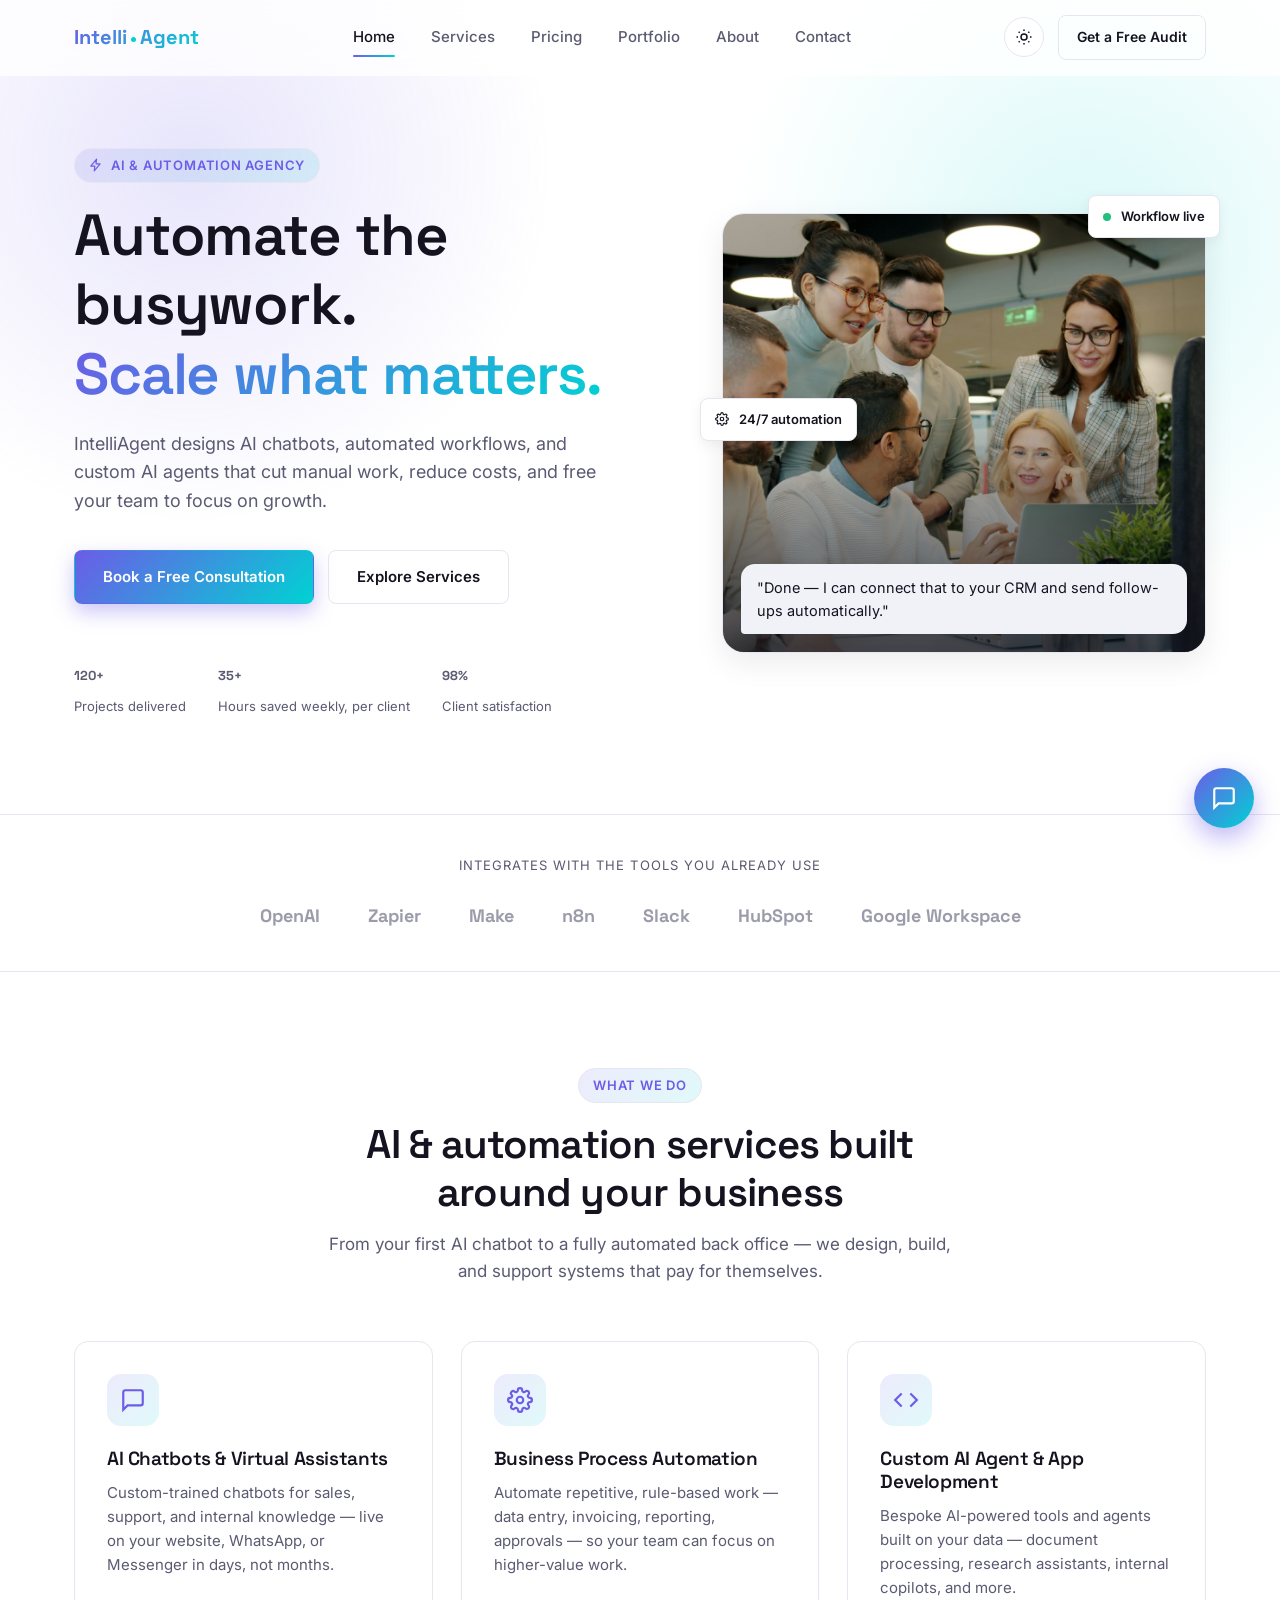
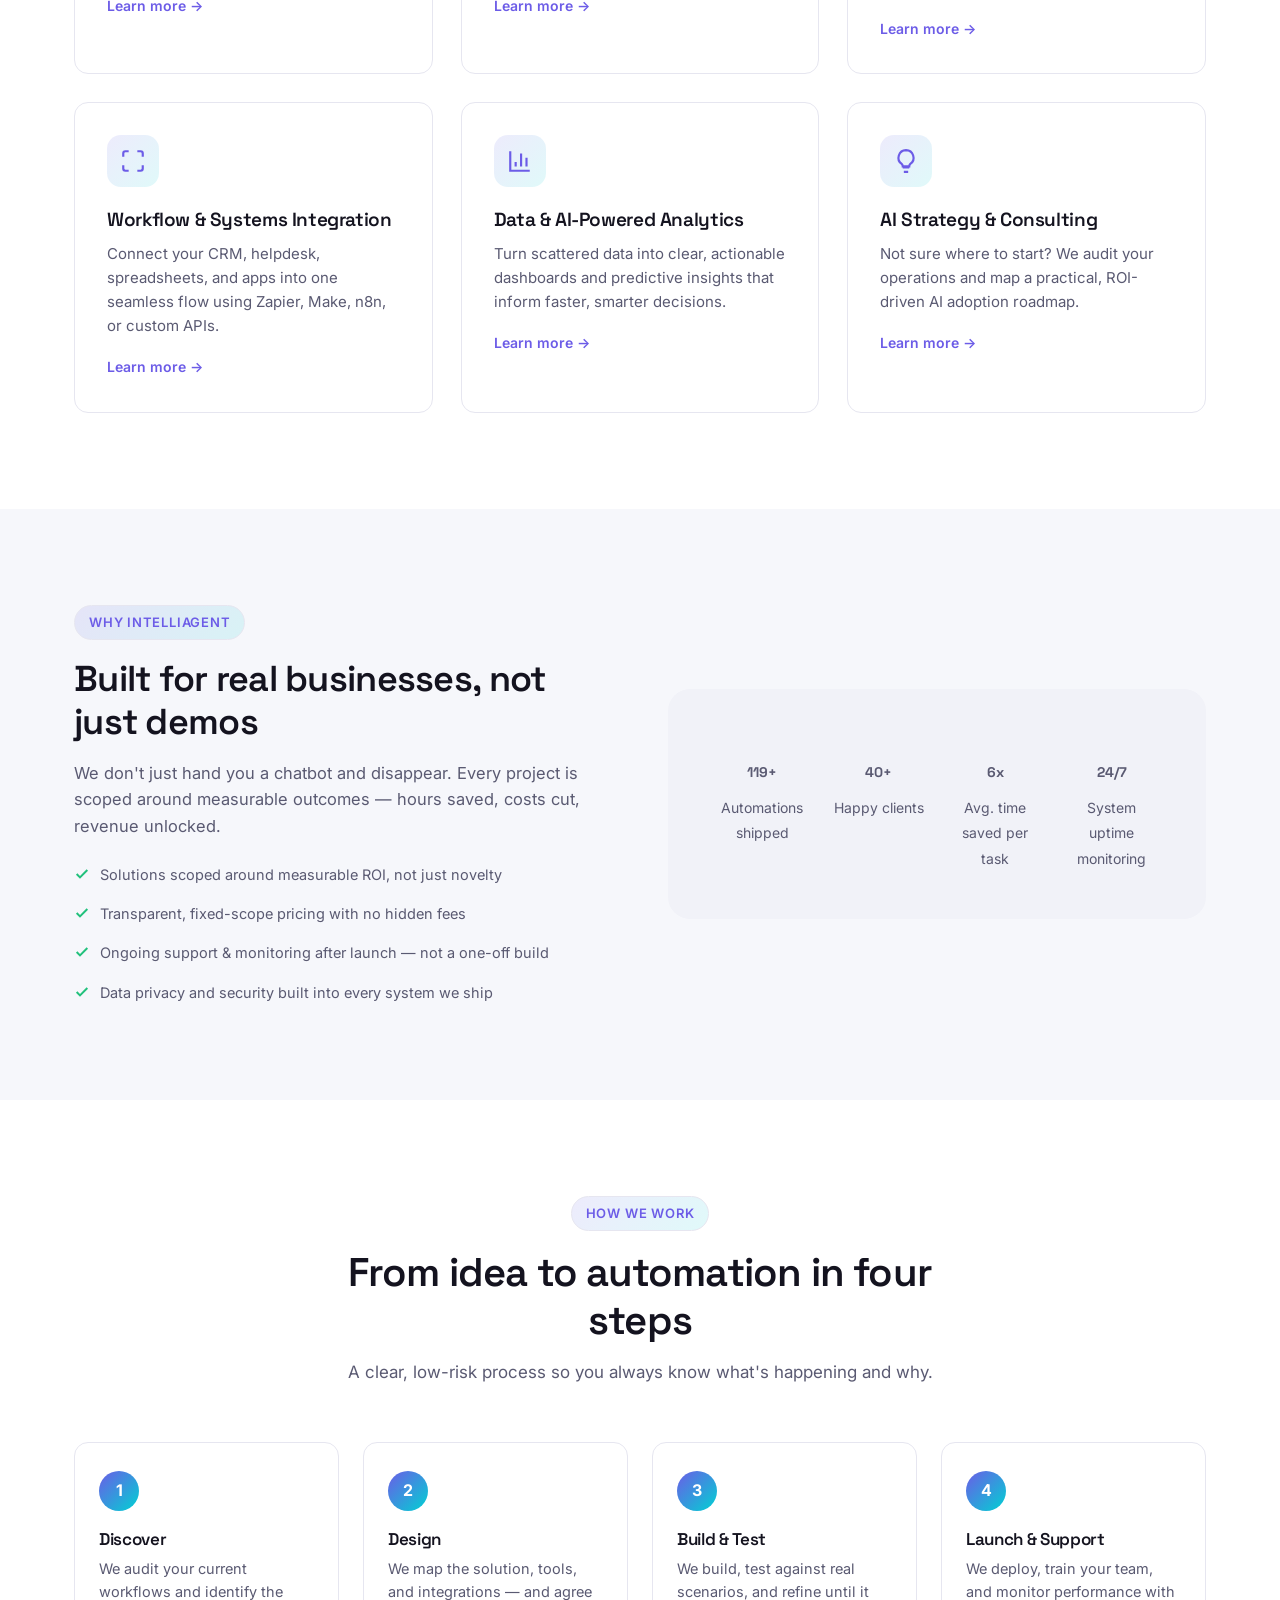
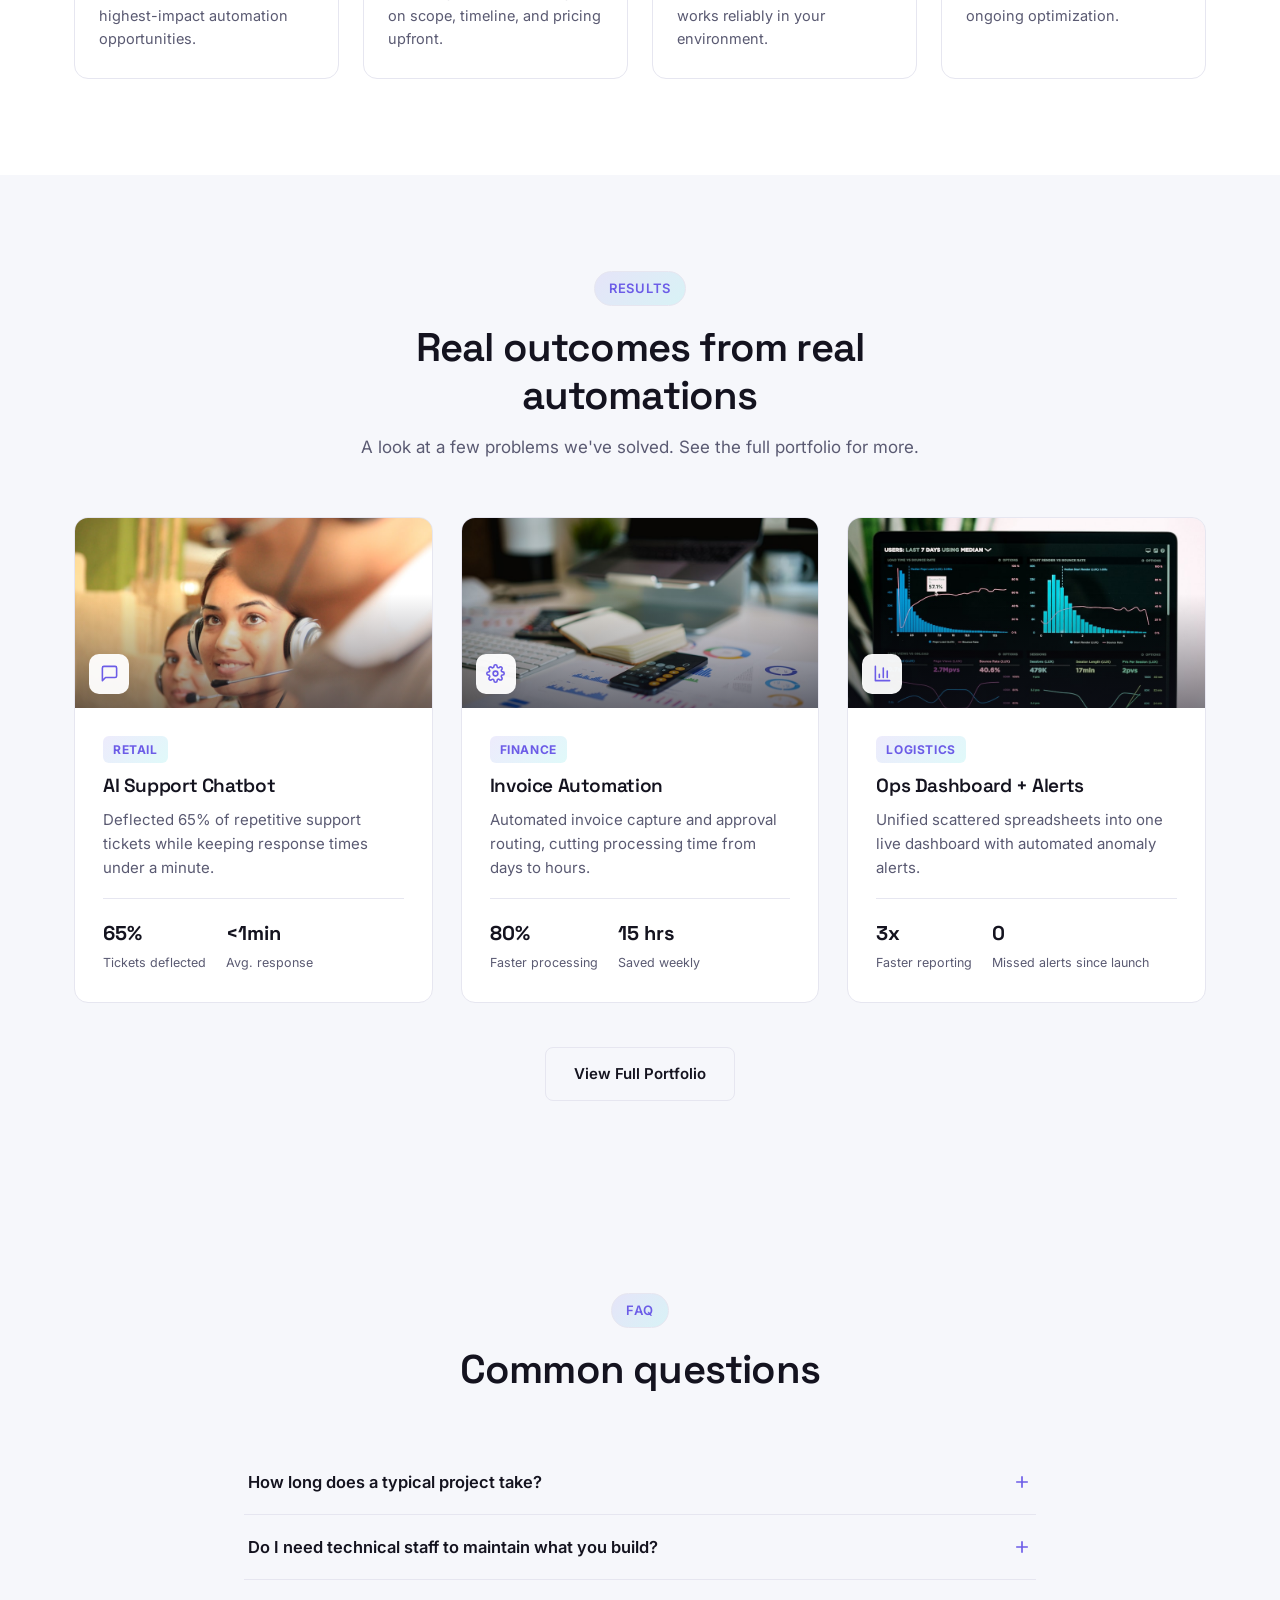
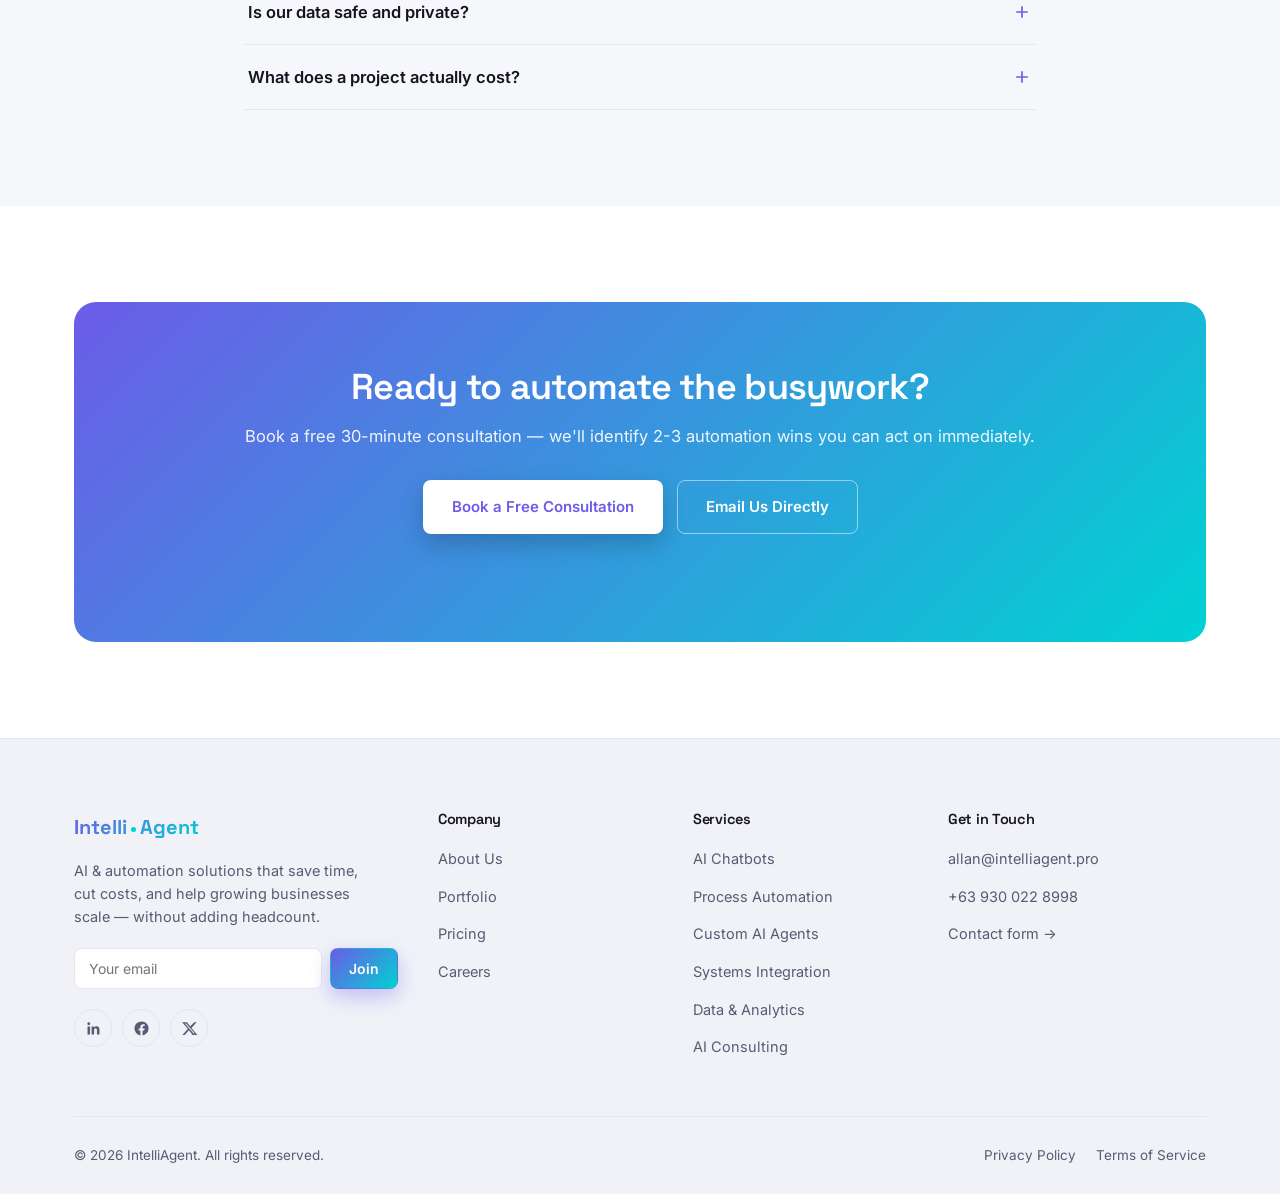
<file: index.html>
<!DOCTYPE html>
<html lang="en">
<head>
<meta charset="UTF-8">
<meta name="viewport" content="width=device-width, initial-scale=1.0">
<meta name="google-site-verification" content="AKV4Uh9EVMriVADkHSRT1-Zm4hfhydDU966LJGGiFW0" />
<title>IntelliAgent — AI &amp; Automation Solutions for Growing Businesses</title>
<meta name="description" content="IntelliAgent builds AI chatbots, business process automation, custom AI agents, and system integrations that save teams time and cut operating costs.">
<meta name="keywords" content="AI automation, AI chatbots, business process automation, AI agents, workflow automation, AI consulting">
<meta name="author" content="IntelliAgent">
<link rel="canonical" href="https://www.intelliagent.pro/index.html">
<meta property="og:type" content="website">
<meta property="og:title" content="IntelliAgent — AI & Automation Solutions">
<meta property="og:description" content="Intelligent automation and custom AI systems that help businesses save time, cut costs, and scale.">
<meta property="og:image" content="https://www.intelliagent.pro/assets/images/og-image.jpg">
<meta property="og:url" content="https://www.intelliagent.pro/index.html">
<meta name="twitter:card" content="summary_large_image">
<link rel="icon" href="favicon.svg" type="image/svg+xml">
<link rel="preconnect" href="https://fonts.googleapis.com">
<link href="https://fonts.googleapis.com/css2?family=Inter:wght@400;500;600;700&family=Space+Grotesk:wght@500;600;700&display=swap" rel="stylesheet">
<link rel="stylesheet" href="css/style.css">
<script type="application/ld+json">
{
  "@context": "https://schema.org",
  "@type": "Organization",
  "name": "IntelliAgent",
  "description": "AI chatbots, business process automation, custom AI agents, and system integrations.",
  "email": "allan@intelliagent.pro",
  "telephone": "+639300228998",
  "url": "https://www.intelliagent.pro/"
}
</script>
</head>
<body>
<a class="skip-link" href="#main">Skip to content</a>

<!-- ===== Header ===== -->
<header class="site-header">
  <div class="container nav-inner">
    <a href="index.html" class="brand"><span class="gradient-text">Intelli<span class="brand-spark"></span>Agent</span></a>
    <nav class="nav-links" id="nav-links">
      <a href="index.html">Home</a>
      <a href="services.html">Services</a>
      <a href="pricing.html">Pricing</a>
      <a href="portfolio.html">Portfolio</a>
      <a href="about.html">About</a>
      <a href="contact.html">Contact</a>
    </nav>
    <div class="nav-actions">
      <button class="theme-toggle" data-theme-toggle aria-label="Toggle dark mode">
        <svg class="icon-sun" viewBox="0 0 24 24" fill="none" stroke="currentColor" stroke-width="2"><circle cx="12" cy="12" r="4"/><path d="M12 2v2M12 20v2M4.9 4.9l1.4 1.4M17.7 17.7l1.4 1.4M2 12h2M20 12h2M4.9 19.1l1.4-1.4M17.7 6.3l1.4-1.4"/></svg>
        <svg class="icon-moon" viewBox="0 0 24 24" fill="none" stroke="currentColor" stroke-width="2"><path d="M21 12.8A9 9 0 1111.2 3 7 7 0 0021 12.8z"/></svg>
      </button>
      <a href="contact.html" class="btn btn-outline btn-sm desktop-only">Get a Free Audit</a>
      <button class="nav-toggle" aria-label="Toggle menu" aria-expanded="false"><span></span><span></span><span></span></button>
    </div>
  </div>
</header>

<main id="main">

<!-- ===== Hero ===== -->
<section class="hero">
  <div class="hero-bg"></div>
  <div class="container hero-grid">
    <div>
      <div class="section-tag"><svg viewBox="0 0 24 24" fill="none" stroke="currentColor" stroke-width="2" stroke-linecap="round" stroke-linejoin="round" style="width:14px;height:14px;"><path d="M13 2L3 14h7l-1 8 10-12h-7l1-8z"/></svg> AI &amp; Automation Agency</div>
      <h1>Automate the busywork.<br><span class="gradient-text">Scale what matters.</span></h1>
      <p class="lead">IntelliAgent designs AI chatbots, automated workflows, and custom AI agents that cut manual work, reduce costs, and free your team to focus on growth.</p>
      <div class="hero-cta">
        <a href="contact.html" class="btn btn-primary">Book a Free Consultation</a>
        <a href="services.html" class="btn btn-outline">Explore Services</a>
      </div>
      <div class="hero-stats">
        <div class="stat"><b><span data-count="120" data-suffix="+">0+</span></b><span>Projects delivered</span></div>
        <div class="stat"><b><span data-count="35" data-suffix="+">0+</span></b><span>Hours saved weekly, per client</span></div>
        <div class="stat"><b><span data-count="98" data-suffix="%">0%</span></b><span>Client satisfaction</span></div>
      </div>
    </div>
    <div class="hero-photo-wrap reveal">
      <div class="float-badge b1"><span class="dot"></span> Workflow live</div>
      <div class="float-badge b2"><svg viewBox="0 0 24 24" fill="none" stroke="currentColor" stroke-width="2" stroke-linecap="round" stroke-linejoin="round" style="width:14px;height:14px;flex-shrink:0;"><circle cx="12" cy="12" r="3"/><path d="M19.4 15a1.65 1.65 0 00.33 1.82l.06.06a2 2 0 11-2.83 2.83l-.06-.06a1.65 1.65 0 00-1.82-.33 1.65 1.65 0 00-1 1.51V21a2 2 0 01-4 0v-.09A1.65 1.65 0 009 19.4a1.65 1.65 0 00-1.82.33l-.06.06a2 2 0 11-2.83-2.83l.06-.06A1.65 1.65 0 004.6 15a1.65 1.65 0 00-1.51-1H3a2 2 0 010-4h.09A1.65 1.65 0 004.6 9a1.65 1.65 0 00-.33-1.82l-.06-.06a2 2 0 112.83-2.83l.06.06A1.65 1.65 0 009 4.6a1.65 1.65 0 001-1.51V3a2 2 0 014 0v.09c0 .68.39 1.3 1 1.51.66.28 1.42.13 1.92-.37l.06-.06a2 2 0 112.83 2.83l-.06.06c-.5.5-.65 1.26-.37 1.92.21.61.83 1 1.51 1H21a2 2 0 010 4h-.09c-.68 0-1.3.39-1.51 1z"/></svg> 24/7 automation</div>
      <div class="photo-visual hero-photo">
        <img src="assets/images/hero-bg.jpg" alt="A team reviewing an AI-powered workflow together on a laptop" loading="eager">
        <div class="hero-photo-overlay"></div>
        <div class="hero-photo-caption">
          <div class="bubble bot" style="max-width:100%;">"Done — I can connect that to your CRM and send follow-ups automatically."</div>
        </div>
      </div>
    </div>
  </div>
</section>

<!-- ===== Logo / capability strip ===== -->
<div class="logo-strip">
  <div class="container">
    <p>Integrates with the tools you already use</p>
    <div class="logo-row">
      <span>OpenAI</span><span>Zapier</span><span>Make</span><span>n8n</span><span>Slack</span><span>HubSpot</span><span>Google Workspace</span>
    </div>
  </div>
</div>

<!-- ===== Services overview ===== -->
<section id="services">
  <div class="container">
    <div class="section-head center">
      <div class="section-tag" style="margin-left:auto;margin-right:auto;">What We Do</div>
      <h2>AI &amp; automation services built around your business</h2>
      <p>From your first AI chatbot to a fully automated back office — we design, build, and support systems that pay for themselves.</p>
    </div>
    <div class="grid grid-3">
      <div class="card reveal">
        <div class="icon-box"><svg viewBox="0 0 24 24" fill="none" stroke="currentColor" stroke-width="2"><path d="M21 15a2 2 0 01-2 2H7l-4 4V5a2 2 0 012-2h14a2 2 0 012 2z"/></svg></div>
        <h3>AI Chatbots &amp; Virtual Assistants</h3>
        <p>Custom-trained chatbots for sales, support, and internal knowledge — live on your website, WhatsApp, or Messenger in days, not months.</p>
        <a href="services.html#chatbots" class="link-arrow">Learn more →</a>
      </div>
      <div class="card reveal">
        <div class="icon-box"><svg viewBox="0 0 24 24" fill="none" stroke="currentColor" stroke-width="2"><circle cx="12" cy="12" r="3"/><path d="M19.4 15a1.65 1.65 0 00.33 1.82l.06.06a2 2 0 11-2.83 2.83l-.06-.06a1.65 1.65 0 00-1.82-.33 1.65 1.65 0 00-1 1.51V21a2 2 0 01-4 0v-.09A1.65 1.65 0 009 19.4a1.65 1.65 0 00-1.82.33l-.06.06a2 2 0 11-2.83-2.83l.06-.06A1.65 1.65 0 004.6 15a1.65 1.65 0 00-1.51-1H3a2 2 0 010-4h.09A1.65 1.65 0 004.6 9a1.65 1.65 0 00-.33-1.82l-.06-.06a2 2 0 112.83-2.83l.06.06A1.65 1.65 0 009 4.6a1.65 1.65 0 001-1.51V3a2 2 0 014 0v.09c0 .68.39 1.3 1 1.51.66.28 1.42.13 1.92-.37l.06-.06a2 2 0 112.83 2.83l-.06.06c-.5.5-.65 1.26-.37 1.92.21.61.83 1 1.51 1H21a2 2 0 010 4h-.09c-.68 0-1.3.39-1.51 1z"/></svg></div>
        <h3>Business Process Automation</h3>
        <p>Automate repetitive, rule-based work — data entry, invoicing, reporting, approvals — so your team can focus on higher-value work.</p>
        <a href="services.html#automation" class="link-arrow">Learn more →</a>
      </div>
      <div class="card reveal">
        <div class="icon-box"><svg viewBox="0 0 24 24" fill="none" stroke="currentColor" stroke-width="2"><path d="M16 18l6-6-6-6M8 6l-6 6 6 6"/></svg></div>
        <h3>Custom AI Agent &amp; App Development</h3>
        <p>Bespoke AI-powered tools and agents built on your data — document processing, research assistants, internal copilots, and more.</p>
        <a href="services.html#agents" class="link-arrow">Learn more →</a>
      </div>
      <div class="card reveal">
        <div class="icon-box"><svg viewBox="0 0 24 24" fill="none" stroke="currentColor" stroke-width="2"><path d="M8 3H5a2 2 0 00-2 2v3m18 0V5a2 2 0 00-2-2h-3m0 18h3a2 2 0 002-2v-3M3 16v3a2 2 0 002 2h3"/></svg></div>
        <h3>Workflow &amp; Systems Integration</h3>
        <p>Connect your CRM, helpdesk, spreadsheets, and apps into one seamless flow using Zapier, Make, n8n, or custom APIs.</p>
        <a href="services.html#integration" class="link-arrow">Learn more →</a>
      </div>
      <div class="card reveal">
        <div class="icon-box"><svg viewBox="0 0 24 24" fill="none" stroke="currentColor" stroke-width="2"><path d="M3 3v18h18M18 17V9M13 17V5M8 17v-4"/></svg></div>
        <h3>Data &amp; AI-Powered Analytics</h3>
        <p>Turn scattered data into clear, actionable dashboards and predictive insights that inform faster, smarter decisions.</p>
        <a href="services.html#analytics" class="link-arrow">Learn more →</a>
      </div>
      <div class="card reveal">
        <div class="icon-box"><svg viewBox="0 0 24 24" fill="none" stroke="currentColor" stroke-width="2"><path d="M9 18h6M10 22h4M12 2a7 7 0 00-4 12.7c.6.5 1 1.3 1 2.1v.2h6v-.2c0-.8.4-1.6 1-2.1A7 7 0 0012 2z"/></svg></div>
        <h3>AI Strategy &amp; Consulting</h3>
        <p>Not sure where to start? We audit your operations and map a practical, ROI-driven AI adoption roadmap.</p>
        <a href="services.html#consulting" class="link-arrow">Learn more →</a>
      </div>
    </div>
  </div>
</section>

<!-- ===== Why choose us ===== -->
<section style="background:var(--bg-alt);">
  <div class="container two-col">
    <div class="reveal">
      <div class="section-tag">Why IntelliAgent</div>
      <h2 style="font-size:clamp(26px,4vw,36px);margin-bottom:16px;">Built for real businesses, not just demos</h2>
      <p style="color:var(--text-muted);font-size:16.5px;margin-bottom:8px;">We don't just hand you a chatbot and disappear. Every project is scoped around measurable outcomes — hours saved, costs cut, revenue unlocked.</p>
      <ul class="feature-list" style="margin-top:24px;gap:16px;">
        <li><svg viewBox="0 0 24 24" fill="none" stroke="currentColor" stroke-width="3"><path d="M20 6L9 17l-5-5"/></svg> Solutions scoped around measurable ROI, not just novelty</li>
        <li><svg viewBox="0 0 24 24" fill="none" stroke="currentColor" stroke-width="3"><path d="M20 6L9 17l-5-5"/></svg> Transparent, fixed-scope pricing with no hidden fees</li>
        <li><svg viewBox="0 0 24 24" fill="none" stroke="currentColor" stroke-width="3"><path d="M20 6L9 17l-5-5"/></svg> Ongoing support &amp; monitoring after launch — not a one-off build</li>
        <li><svg viewBox="0 0 24 24" fill="none" stroke="currentColor" stroke-width="3"><path d="M20 6L9 17l-5-5"/></svg> Data privacy and security built into every system we ship</li>
      </ul>
    </div>
    <div class="stats-band reveal">
      <div class="stat"><b><span data-count="120" data-suffix="+">0</span></b><span>Automations shipped</span></div>
      <div class="stat"><b><span data-count="40" data-suffix="+">0</span></b><span>Happy clients</span></div>
      <div class="stat"><b><span data-count="6" data-suffix="x">0</span></b><span>Avg. time saved per task</span></div>
      <div class="stat"><b><span data-count="24" data-suffix="/7">0</span></b><span>System uptime monitoring</span></div>
    </div>
  </div>
</section>

<!-- ===== Process ===== -->
<section>
  <div class="container">
    <div class="section-head center">
      <div class="section-tag" style="margin-left:auto;margin-right:auto;">How We Work</div>
      <h2>From idea to automation in four steps</h2>
      <p>A clear, low-risk process so you always know what's happening and why.</p>
    </div>
    <div class="steps">
      <div class="step reveal"><div class="step-num">1</div><h3>Discover</h3><p>We audit your current workflows and identify the highest-impact automation opportunities.</p></div>
      <div class="step reveal"><div class="step-num">2</div><h3>Design</h3><p>We map the solution, tools, and integrations — and agree on scope, timeline, and pricing upfront.</p></div>
      <div class="step reveal"><div class="step-num">3</div><h3>Build &amp; Test</h3><p>We build, test against real scenarios, and refine until it works reliably in your environment.</p></div>
      <div class="step reveal"><div class="step-num">4</div><h3>Launch &amp; Support</h3><p>We deploy, train your team, and monitor performance with ongoing optimization.</p></div>
    </div>
  </div>
</section>

<!-- ===== Case studies teaser ===== -->
<section style="background:var(--bg-alt);">
  <div class="container">
    <div class="section-head center">
      <div class="section-tag" style="margin-left:auto;margin-right:auto;">Results</div>
      <h2>Real outcomes from real automations</h2>
      <p>A look at a few problems we've solved. See the full portfolio for more.</p>
    </div>
    <div class="grid grid-3">
      <div class="card case-card reveal">
        <div class="case-thumb">
          <img src="assets/images/case-retail.jpg" alt="Customer service team using an AI chatbot to support retail shoppers" loading="lazy">
          <div class="case-thumb-overlay"></div>
          <div class="case-thumb-icon"><svg viewBox="0 0 24 24" fill="none" stroke="currentColor" stroke-width="2" stroke-linecap="round" stroke-linejoin="round"><path d="M21 15a2 2 0 01-2 2H7l-4 4V5a2 2 0 012-2h14a2 2 0 012 2z"/></svg></div>
        </div>
        <div class="case-body">
          <span class="case-tag">Retail</span>
          <h3>AI Support Chatbot</h3>
          <p>Deflected 65% of repetitive support tickets while keeping response times under a minute.</p>
          <div class="case-metrics">
            <div><b>65%</b><span>Tickets deflected</span></div>
            <div><b>&lt;1min</b><span>Avg. response</span></div>
          </div>
        </div>
      </div>
      <div class="card case-card reveal">
        <div class="case-thumb">
          <img src="assets/images/case-finance.jpg" alt="Finance team reviewing automated invoice and approval data" loading="lazy">
          <div class="case-thumb-overlay"></div>
          <div class="case-thumb-icon"><svg viewBox="0 0 24 24" fill="none" stroke="currentColor" stroke-width="2" stroke-linecap="round" stroke-linejoin="round"><circle cx="12" cy="12" r="3"/><path d="M19.4 15a1.65 1.65 0 00.33 1.82l.06.06a2 2 0 11-2.83 2.83l-.06-.06a1.65 1.65 0 00-1.82-.33 1.65 1.65 0 00-1 1.51V21a2 2 0 01-4 0v-.09A1.65 1.65 0 009 19.4a1.65 1.65 0 00-1.82.33l-.06.06a2 2 0 11-2.83-2.83l.06-.06A1.65 1.65 0 004.6 15a1.65 1.65 0 00-1.51-1H3a2 2 0 010-4h.09A1.65 1.65 0 004.6 9a1.65 1.65 0 00-.33-1.82l-.06-.06a2 2 0 112.83-2.83l.06.06A1.65 1.65 0 009 4.6a1.65 1.65 0 001-1.51V3a2 2 0 014 0v.09c0 .68.39 1.3 1 1.51.66.28 1.42.13 1.92-.37l.06-.06a2 2 0 112.83 2.83l-.06.06c-.5.5-.65 1.26-.37 1.92.21.61.83 1 1.51 1H21a2 2 0 010 4h-.09c-.68 0-1.3.39-1.51 1z"/></svg></div>
        </div>
        <div class="case-body">
          <span class="case-tag">Finance</span>
          <h3>Invoice Automation</h3>
          <p>Automated invoice capture and approval routing, cutting processing time from days to hours.</p>
          <div class="case-metrics">
            <div><b>80%</b><span>Faster processing</span></div>
            <div><b>15 hrs</b><span>Saved weekly</span></div>
          </div>
        </div>
      </div>
      <div class="card case-card reveal">
        <div class="case-thumb">
          <img src="assets/images/case-logistics.jpg" alt="Live operations dashboard showing performance analytics" loading="lazy">
          <div class="case-thumb-overlay"></div>
          <div class="case-thumb-icon"><svg viewBox="0 0 24 24" fill="none" stroke="currentColor" stroke-width="2" stroke-linecap="round" stroke-linejoin="round"><path d="M3 3v18h18M18 17V9M13 17V5M8 17v-4"/></svg></div>
        </div>
        <div class="case-body">
          <span class="case-tag">Logistics</span>
          <h3>Ops Dashboard + Alerts</h3>
          <p>Unified scattered spreadsheets into one live dashboard with automated anomaly alerts.</p>
          <div class="case-metrics">
            <div><b>3x</b><span>Faster reporting</span></div>
            <div><b>0</b><span>Missed alerts since launch</span></div>
          </div>
        </div>
      </div>
    </div>
    <div class="text-center" style="margin-top:44px;"><a href="portfolio.html" class="btn btn-outline">View Full Portfolio</a></div>
  </div>
</section>

<!-- ===== FAQ ===== -->
<section style="background:var(--bg-alt);">
  <div class="container" style="max-width:840px;">
    <div class="section-head center">
      <div class="section-tag" style="margin-left:auto;margin-right:auto;">FAQ</div>
      <h2>Common questions</h2>
    </div>
    <div class="faq-list">
      <div class="faq-item">
        <button class="faq-q">How long does a typical project take? <svg viewBox="0 0 24 24" fill="none" stroke="currentColor" stroke-width="2"><path d="M12 5v14M5 12h14"/></svg></button>
        <div class="faq-a"><p>Simple chatbots and automations typically launch in 1-3 weeks. Larger custom AI systems or multi-tool integrations usually take 4-8 weeks depending on scope.</p></div>
      </div>
      <div class="faq-item">
        <button class="faq-q">Do I need technical staff to maintain what you build? <svg viewBox="0 0 24 24" fill="none" stroke="currentColor" stroke-width="2"><path d="M12 5v14M5 12h14"/></svg></button>
        <div class="faq-a"><p>No. We hand off with documentation and training, and offer ongoing support plans so your systems keep running smoothly without an in-house engineering team.</p></div>
      </div>
      <div class="faq-item">
        <button class="faq-q">Is our data safe and private? <svg viewBox="0 0 24 24" fill="none" stroke="currentColor" stroke-width="2"><path d="M12 5v14M5 12h14"/></svg></button>
        <div class="faq-a"><p>Yes. We follow least-privilege access, encrypt data in transit, and never use client data to train external models without explicit written consent.</p></div>
      </div>
      <div class="faq-item">
        <button class="faq-q">What does a project actually cost? <svg viewBox="0 0 24 24" fill="none" stroke="currentColor" stroke-width="2"><path d="M12 5v14M5 12h14"/></svg></button>
        <div class="faq-a"><p>It depends on scope — see our <a href="pricing.html" style="color:var(--primary);font-weight:600;">Pricing</a> page for starting packages, or book a free consultation for a custom quote.</p></div>
      </div>
    </div>
  </div>
</section>

<!-- ===== CTA ===== -->
<section>
  <div class="container">
    <div class="cta-band reveal">
      <h2>Ready to automate the busywork?</h2>
      <p>Book a free 30-minute consultation — we'll identify 2-3 automation wins you can act on immediately.</p>
      <div class="hero-cta" style="justify-content:center;">
        <a href="contact.html" class="btn btn-primary">Book a Free Consultation</a>
        <a href="mailto:allan@intelliagent.pro" class="btn btn-outline">Email Us Directly</a>
      </div>
    </div>
  </div>
</section>

</main>

<!-- ===== Footer ===== -->
<footer class="site-footer">
  <div class="container">
    <div class="footer-grid">
      <div class="footer-brand">
        <a href="index.html" class="brand"><span class="gradient-text">Intelli<span class="brand-spark"></span>Agent</span></a>
        <p>AI &amp; automation solutions that save time, cut costs, and help growing businesses scale — without adding headcount.</p>
        <form class="newsletter-form">
          <input type="email" placeholder="Your email" required aria-label="Email for newsletter">
          <button type="submit" class="btn btn-primary btn-sm">Join</button>
        </form>
        <div class="social-row" style="margin-top:20px;">
          <a href="#" aria-label="LinkedIn"><svg viewBox="0 0 24 24" fill="currentColor"><path d="M20.4 20.4h-3.55v-5.57c0-1.33-.03-3.03-1.85-3.03-1.86 0-2.14 1.45-2.14 2.94v5.66H9.32V9h3.41v1.56h.05c.47-.9 1.63-1.85 3.36-1.85 3.6 0 4.26 2.37 4.26 5.45zM5.34 7.43a2.06 2.06 0 110-4.12 2.06 2.06 0 010 4.12zM7.12 20.4H3.56V9h3.56z"/></svg></a>
          <a href="#" aria-label="Facebook"><svg viewBox="0 0 24 24" fill="currentColor"><path d="M22 12a10 10 0 10-11.56 9.88v-6.99H7.9V12h2.54V9.8c0-2.5 1.49-3.89 3.77-3.89 1.1 0 2.24.2 2.24.2v2.46h-1.26c-1.24 0-1.63.77-1.63 1.56V12h2.78l-.44 2.89h-2.34v6.99A10 10 0 0022 12z"/></svg></a>
          <a href="#" aria-label="X / Twitter"><svg viewBox="0 0 24 24" fill="currentColor"><path d="M18.9 3H22l-7.2 8.2L23 21h-6.6l-5.2-6.4L5.2 21H2l7.7-8.8L1.6 3h6.8l4.7 5.9zm-1.16 16h1.7L7.4 5h-1.8z"/></svg></a>
        </div>
      </div>
      <div>
        <h5>Company</h5>
        <ul>
          <li><a href="about.html">About Us</a></li>
          <li><a href="portfolio.html">Portfolio</a></li>
          <li><a href="pricing.html">Pricing</a></li>
          <li><a href="contact.html">Careers</a></li>
        </ul>
      </div>
      <div>
        <h5>Services</h5>
        <ul>
          <li><a href="services.html#chatbots">AI Chatbots</a></li>
          <li><a href="services.html#automation">Process Automation</a></li>
          <li><a href="services.html#agents">Custom AI Agents</a></li>
          <li><a href="services.html#integration">Systems Integration</a></li>
          <li><a href="services.html#analytics">Data &amp; Analytics</a></li>
          <li><a href="services.html#consulting">AI Consulting</a></li>
        </ul>
      </div>
      <div>
        <h5>Get in Touch</h5>
        <ul>
          <li><a href="mailto:allan@intelliagent.pro">allan@intelliagent.pro</a></li>
          <li><a href="tel:+639300228998">+63 930 022 8998</a></li>
          <li><a href="contact.html">Contact form →</a></li>
        </ul>
      </div>
    </div>
    <div class="footer-bottom">
      <p>© <span data-year>2026</span> IntelliAgent. All rights reserved.</p>
      <div class="legal-links">
        <a href="privacy.html">Privacy Policy</a>
        <a href="terms.html">Terms of Service</a>
      </div>
    </div>
  </div>
</footer>

<!-- ===== Chat widget ===== -->
<button class="chat-widget-btn" aria-label="Open chat"><svg viewBox="0 0 24 24" fill="none" stroke="currentColor" stroke-width="2"><path d="M21 15a2 2 0 01-2 2H7l-4 4V5a2 2 0 012-2h14a2 2 0 012 2z"/></svg></button>
<div class="chat-panel">
  <div class="chat-panel-head">
    <div><span class="dot"></span> IntelliAgent Assistant</div>
    <button data-chat-close aria-label="Close chat">✕</button>
  </div>
  <div class="chat-panel-body">
    <div class="bubble bot">👋 Hi! This is a live demo of the kind of assistant we build. Ask me anything about our services.</div>
  </div>
  <form class="chat-panel-foot">
    <input type="text" placeholder="Type a message..." aria-label="Chat message">
    <button type="submit" aria-label="Send"><svg viewBox="0 0 24 24" fill="none" stroke="currentColor" stroke-width="2"><path d="M22 2L11 13M22 2l-7 20-4-9-9-4z"/></svg></button>
  </form>
</div>

<!-- Hidden so Netlify registers "chat-log": logs chat questions the
     demo widget couldn't match a rule for, so they can be reviewed
     and turned into new demoRules later. See js/main.js matchReply(). -->
<form name="chat-log" data-netlify="true" netlify-honeypot="bot-field" hidden>
  <input type="hidden" name="form-name" value="chat-log">
  <input type="text" name="question">
  <input type="text" name="page">
  <input name="bot-field">
</form>

<button class="back-to-top" aria-label="Back to top"><svg viewBox="0 0 24 24" fill="none" stroke="currentColor" stroke-width="2"><path d="M12 19V5M5 12l7-7 7 7"/></svg></button>

<script src="js/main.js"></script>
</body>
</html>
</file>
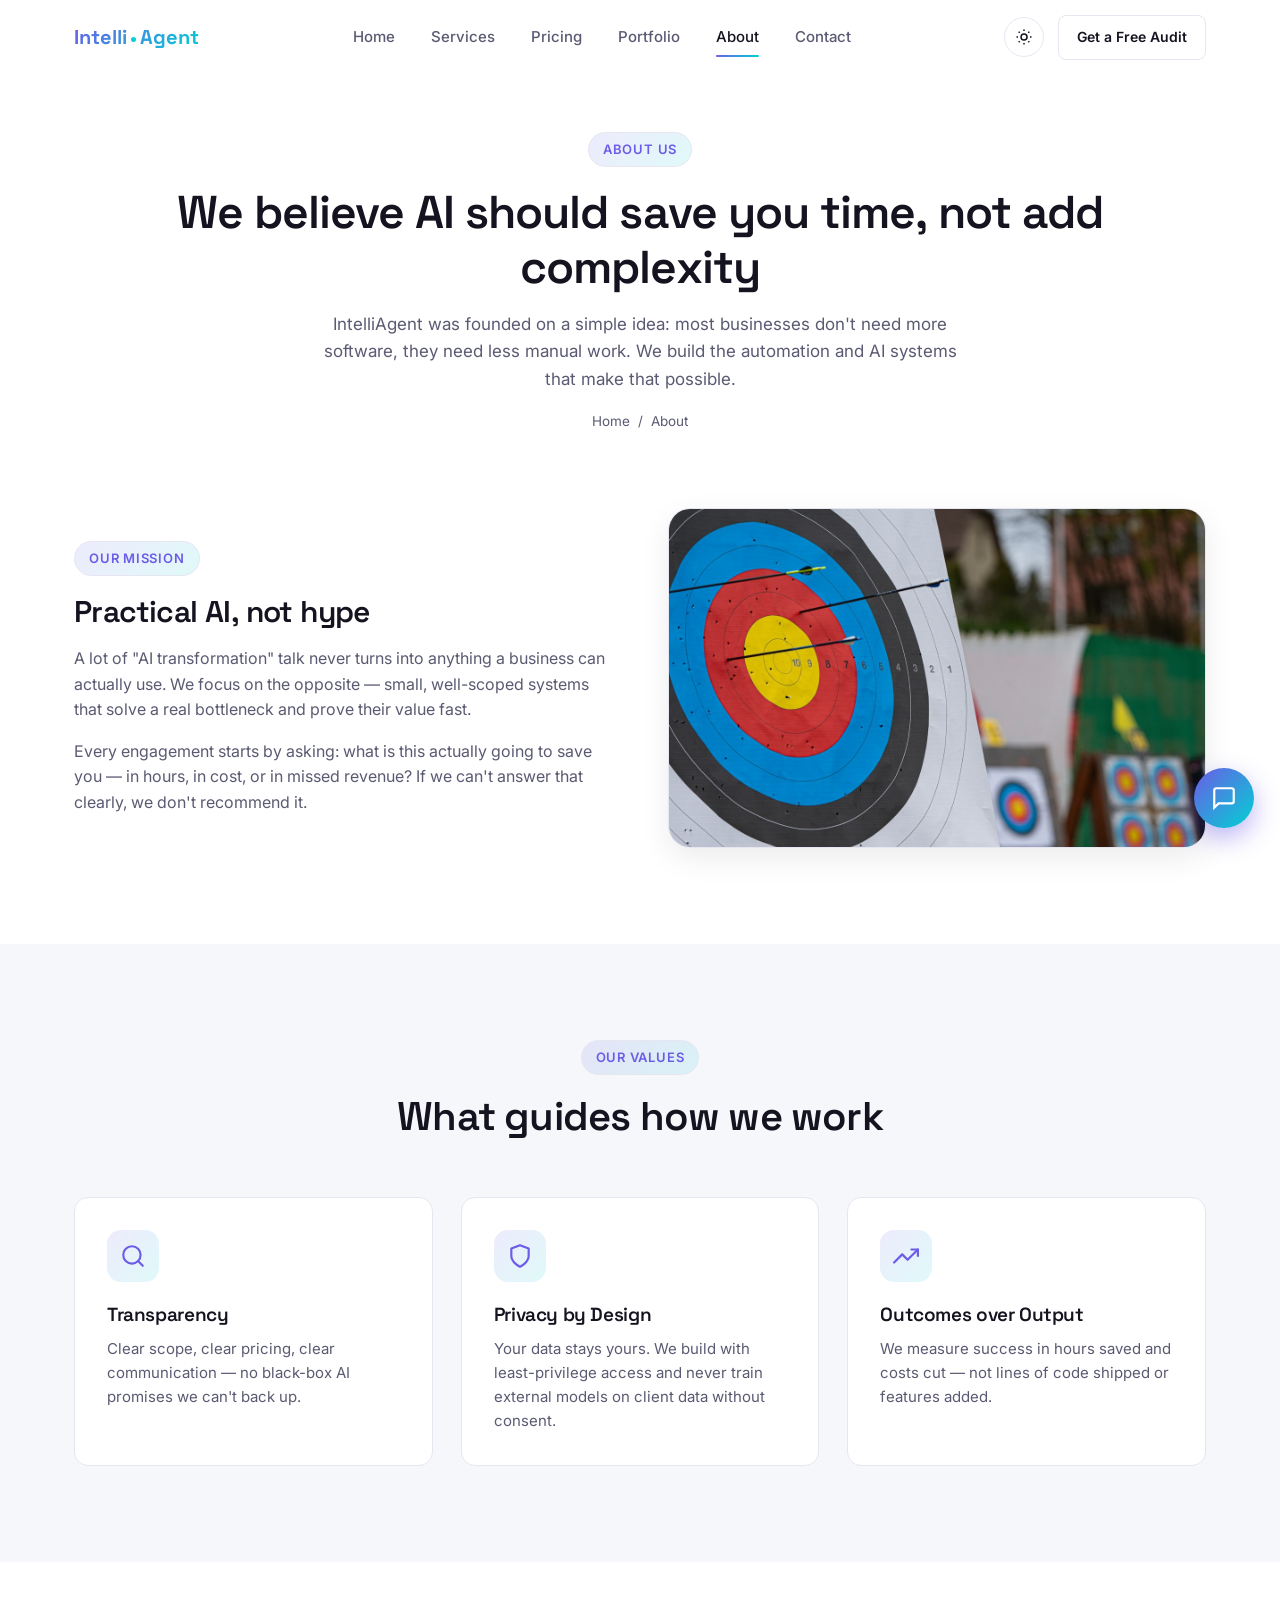
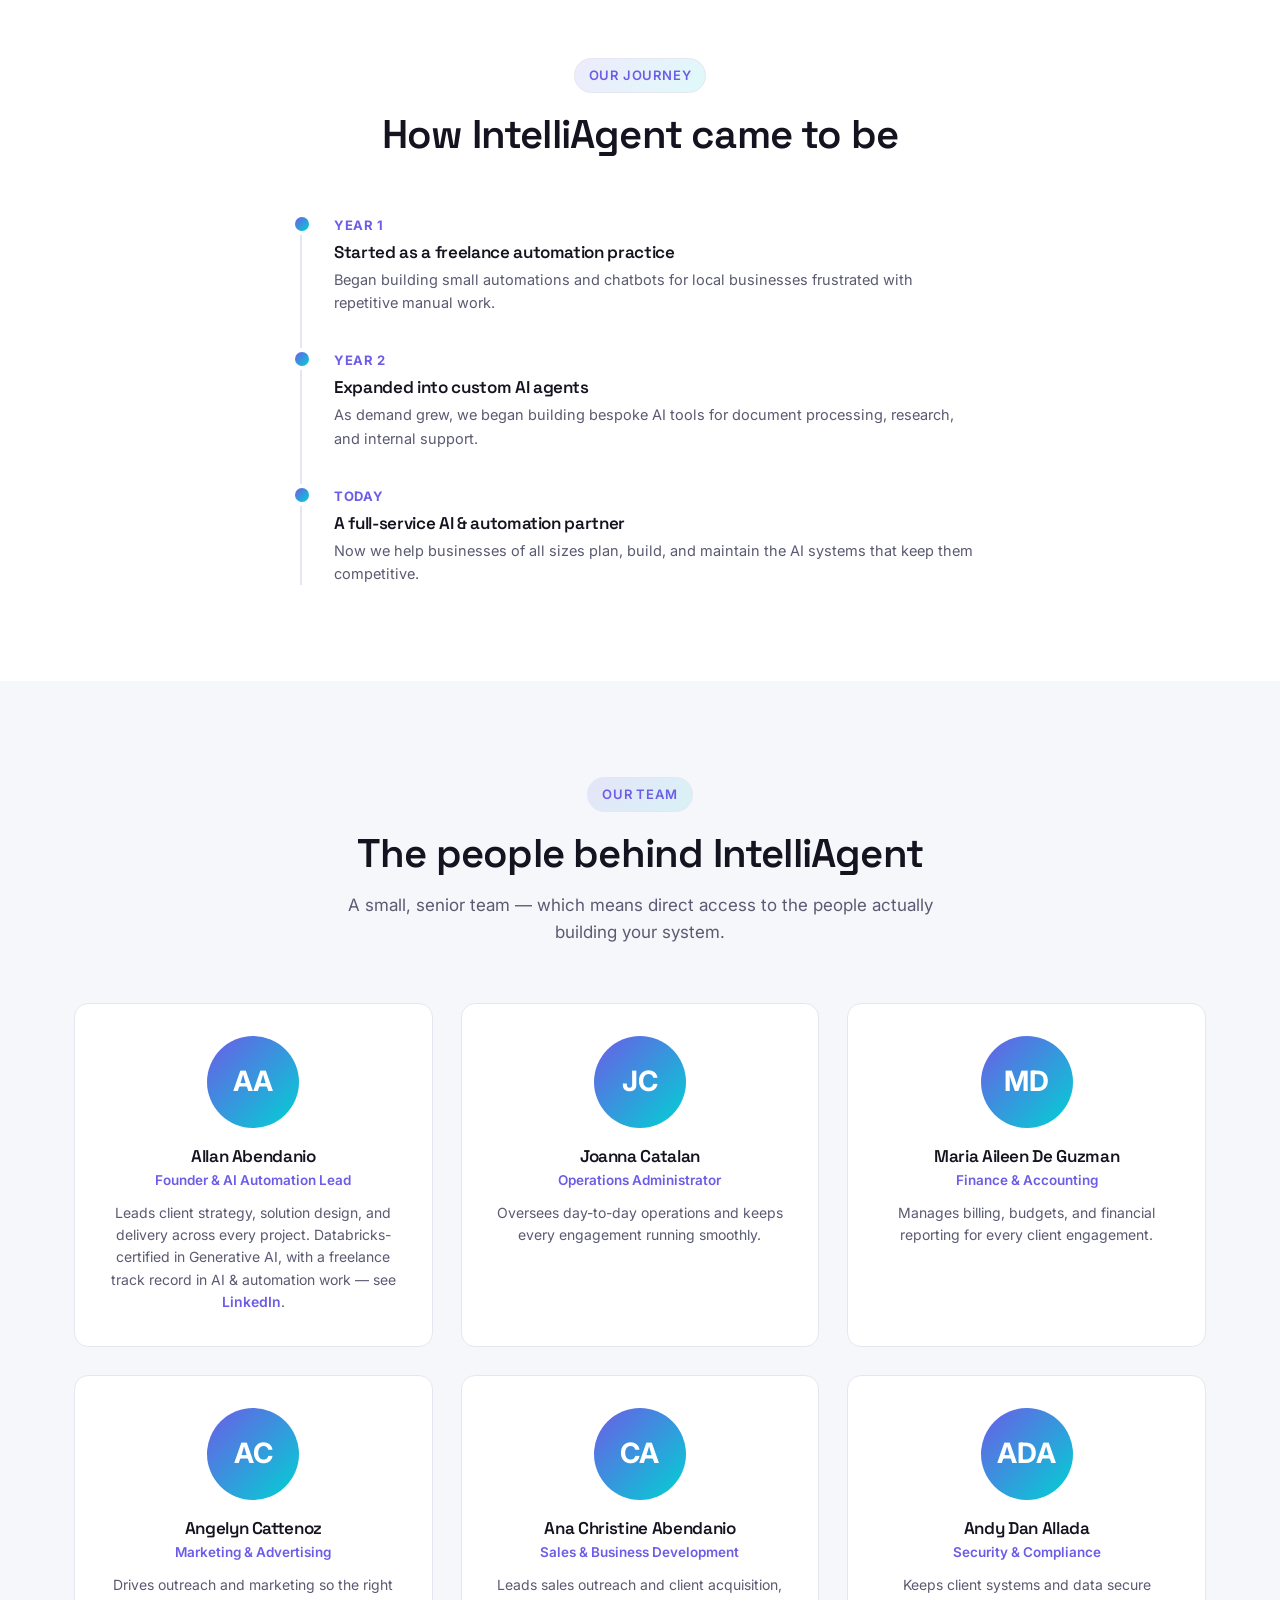
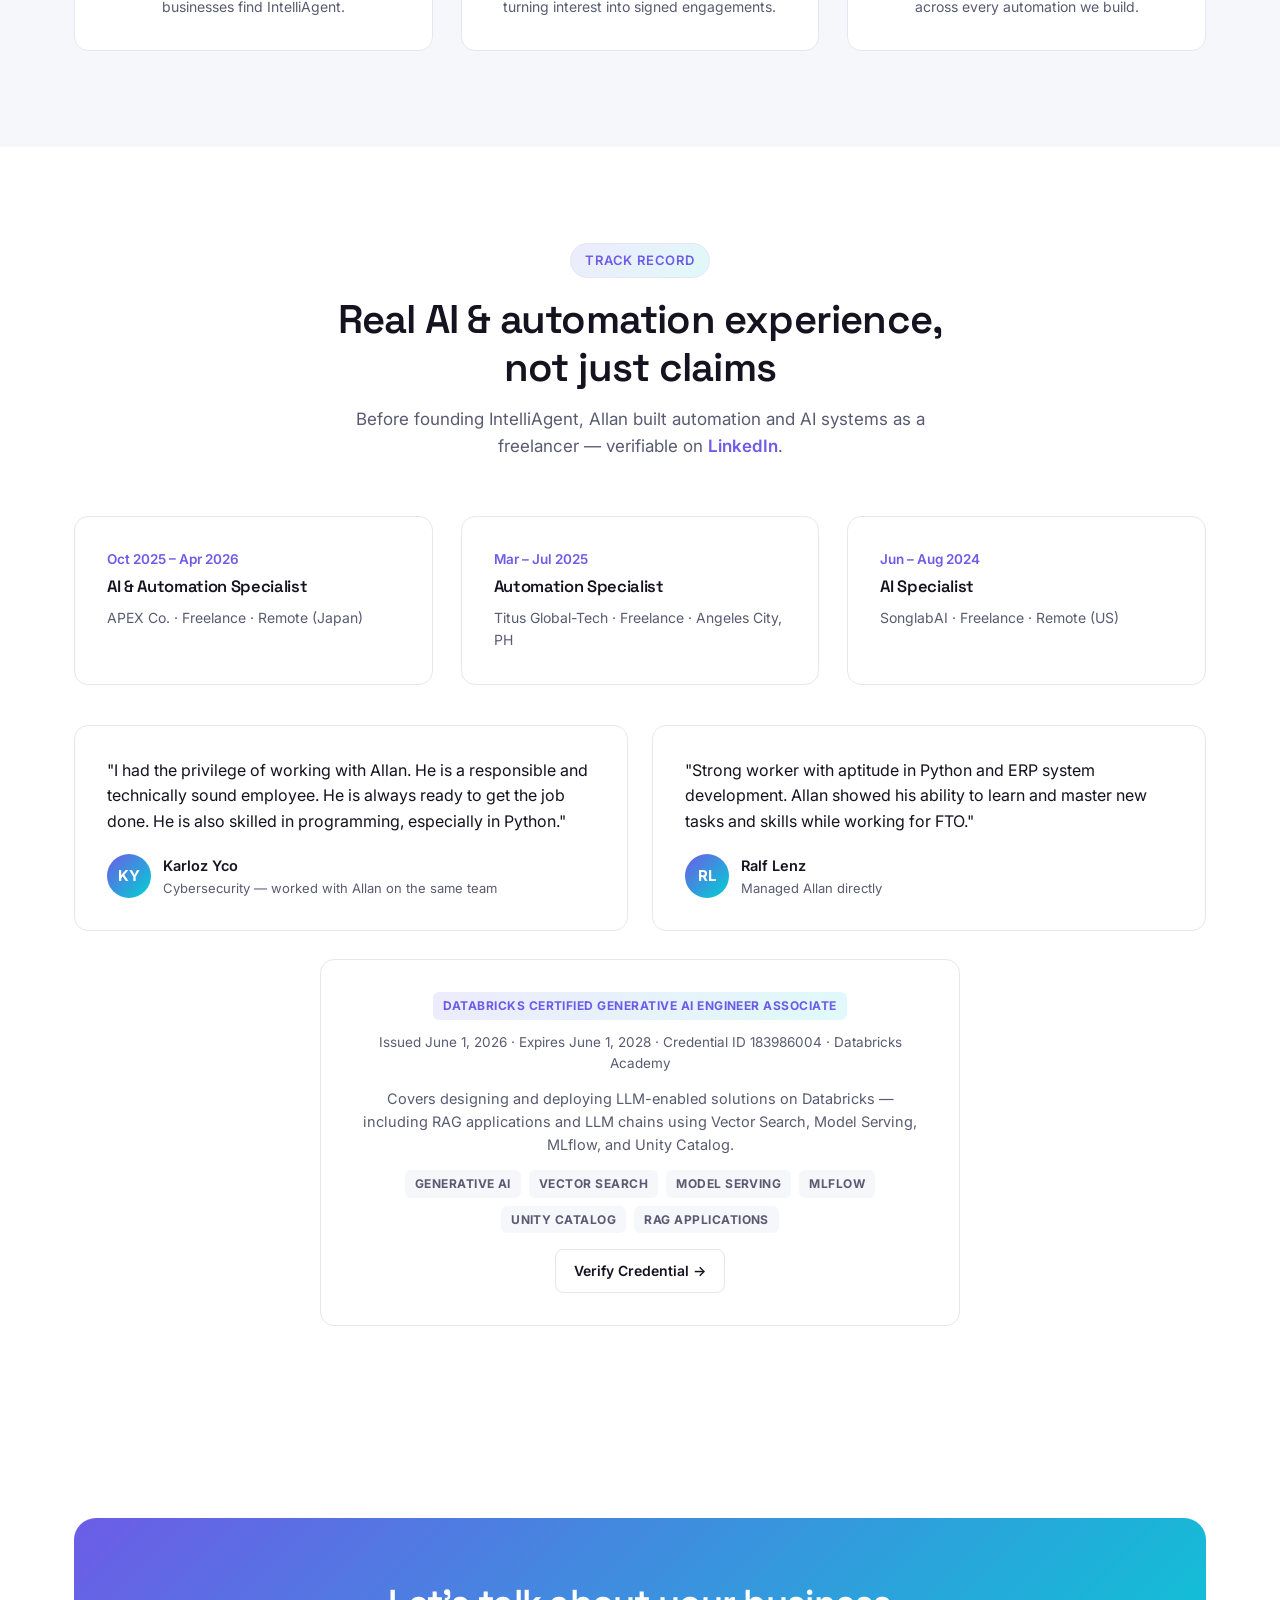
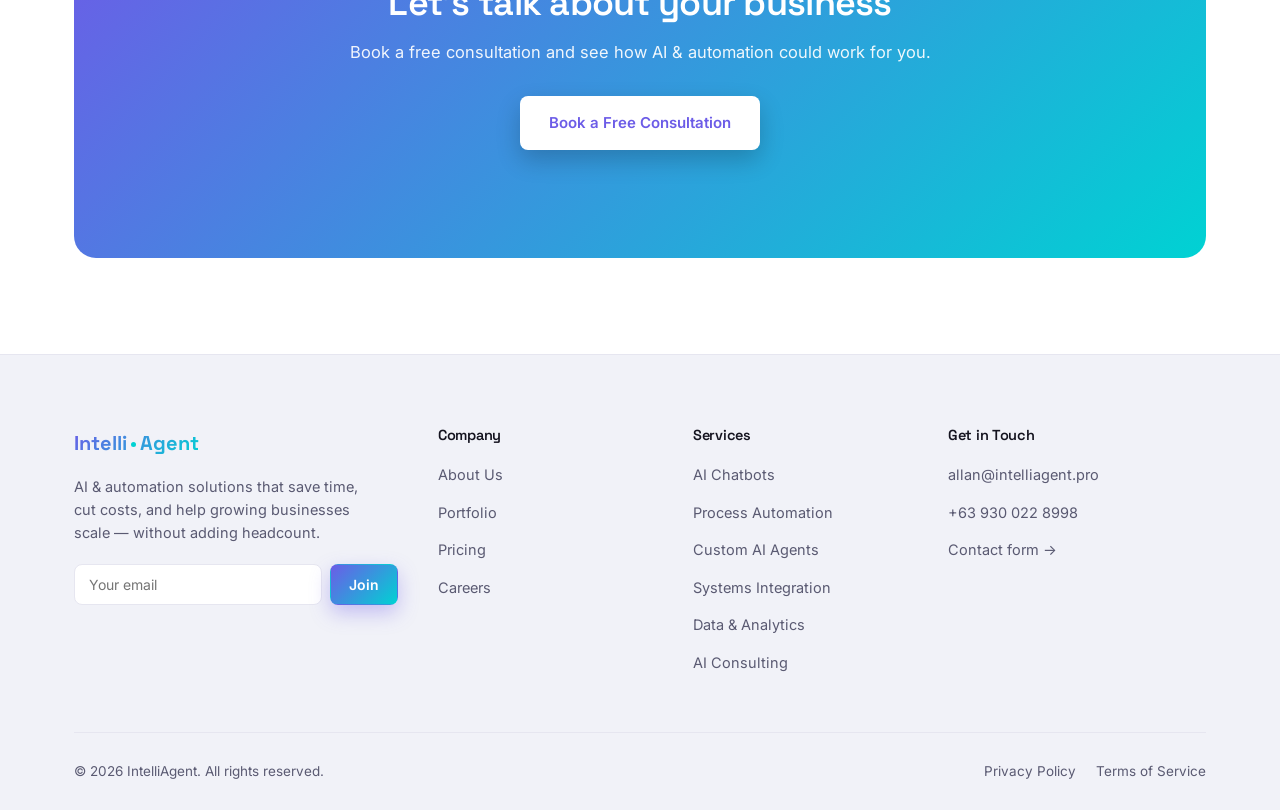
<file: about.html>
<!DOCTYPE html>
<html lang="en">
<head>
<meta charset="UTF-8">
<meta name="viewport" content="width=device-width, initial-scale=1.0">
<title>About Us | IntelliAgent — AI &amp; Automation Solutions</title>
<meta name="description" content="Learn about IntelliAgent's mission to make AI and automation practical, affordable, and accessible for growing businesses.">
<link rel="canonical" href="https://www.intelliagent.pro/about.html">
<meta property="og:type" content="website">
<meta property="og:title" content="About Us | IntelliAgent">
<meta property="og:description" content="Learn about IntelliAgent's mission to make AI and automation practical, affordable, and accessible for growing businesses.">
<meta property="og:image" content="https://www.intelliagent.pro/assets/images/og-image.jpg">
<link rel="icon" href="favicon.svg" type="image/svg+xml">
<link rel="preconnect" href="https://fonts.googleapis.com">
<link href="https://fonts.googleapis.com/css2?family=Inter:wght@400;500;600;700&family=Space+Grotesk:wght@500;600;700&display=swap" rel="stylesheet">
<link rel="stylesheet" href="css/style.css">
</head>
<body>
<a class="skip-link" href="#main">Skip to content</a>

<header class="site-header">
  <div class="container nav-inner">
    <a href="index.html" class="brand"><span class="gradient-text">Intelli<span class="brand-spark"></span>Agent</span></a>
    <nav class="nav-links" id="nav-links">
      <a href="index.html">Home</a>
      <a href="services.html">Services</a>
      <a href="pricing.html">Pricing</a>
      <a href="portfolio.html">Portfolio</a>
      <a href="about.html">About</a>
      <a href="contact.html">Contact</a>
    </nav>
    <div class="nav-actions">
      <button class="theme-toggle" data-theme-toggle aria-label="Toggle dark mode">
        <svg class="icon-sun" viewBox="0 0 24 24" fill="none" stroke="currentColor" stroke-width="2"><circle cx="12" cy="12" r="4"/><path d="M12 2v2M12 20v2M4.9 4.9l1.4 1.4M17.7 17.7l1.4 1.4M2 12h2M20 12h2M4.9 19.1l1.4-1.4M17.7 6.3l1.4-1.4"/></svg>
        <svg class="icon-moon" viewBox="0 0 24 24" fill="none" stroke="currentColor" stroke-width="2"><path d="M21 12.8A9 9 0 1111.2 3 7 7 0 0021 12.8z"/></svg>
      </button>
      <a href="contact.html" class="btn btn-outline btn-sm desktop-only">Get a Free Audit</a>
      <button class="nav-toggle" aria-label="Toggle menu" aria-expanded="false"><span></span><span></span><span></span></button>
    </div>
  </div>
</header>

<main id="main">

<section class="page-hero">
  <div class="container">
    <div class="section-tag">About Us</div>
    <h1>We believe AI should save you time, not add complexity</h1>
    <p>IntelliAgent was founded on a simple idea: most businesses don't need more software, they need less manual work. We build the automation and AI systems that make that possible.</p>
    <div class="breadcrumb"><a href="index.html">Home</a> / <span>About</span></div>
  </div>
</section>

<section style="padding-top:20px;">
  <div class="container two-col">
    <div class="reveal">
      <div class="section-tag">Our Mission</div>
      <h2 style="font-size:30px;margin-bottom:16px;">Practical AI, not hype</h2>
      <p style="color:var(--text-muted);font-size:16px;margin-bottom:16px;">A lot of "AI transformation" talk never turns into anything a business can actually use. We focus on the opposite — small, well-scoped systems that solve a real bottleneck and prove their value fast.</p>
      <p style="color:var(--text-muted);font-size:16px;">Every engagement starts by asking: what is this actually going to save you — in hours, in cost, or in missed revenue? If we can't answer that clearly, we don't recommend it.</p>
    </div>
    <div class="photo-visual reveal">
      <img src="assets/images/mission-target.jpg" alt="An archery target with arrows clustered near the bullseye, representing focused, outcome-driven work" loading="lazy">
    </div>
  </div>
</section>

<section style="background:var(--bg-alt);">
  <div class="container">
    <div class="section-head center">
      <div class="section-tag" style="margin-left:auto;margin-right:auto;">Our Values</div>
      <h2>What guides how we work</h2>
    </div>
    <div class="grid grid-3">
      <div class="card reveal">
        <div class="icon-box"><svg viewBox="0 0 24 24" fill="none" stroke="currentColor" stroke-width="2" stroke-linecap="round" stroke-linejoin="round"><circle cx="11" cy="11" r="8"/><path d="M21 21l-4.35-4.35"/></svg></div>
        <h3>Transparency</h3>
        <p>Clear scope, clear pricing, clear communication — no black-box AI promises we can't back up.</p>
      </div>
      <div class="card reveal">
        <div class="icon-box"><svg viewBox="0 0 24 24" fill="none" stroke="currentColor" stroke-width="2" stroke-linecap="round" stroke-linejoin="round"><path d="M12 22s8-4 8-10V5l-8-3-8 3v7c0 6 8 10 8 10z"/></svg></div>
        <h3>Privacy by Design</h3>
        <p>Your data stays yours. We build with least-privilege access and never train external models on client data without consent.</p>
      </div>
      <div class="card reveal">
        <div class="icon-box"><svg viewBox="0 0 24 24" fill="none" stroke="currentColor" stroke-width="2" stroke-linecap="round" stroke-linejoin="round"><path d="M23 6l-9.5 9.5-5-5L1 18"/><path d="M17 6h6v6"/></svg></div>
        <h3>Outcomes over Output</h3>
        <p>We measure success in hours saved and costs cut — not lines of code shipped or features added.</p>
      </div>
    </div>
  </div>
</section>

<section>
  <div class="container">
    <div class="section-head center">
      <div class="section-tag" style="margin-left:auto;margin-right:auto;">Our Journey</div>
      <h2>How IntelliAgent came to be</h2>
    </div>
    <div class="timeline" style="max-width:680px;margin:0 auto;">
      <div class="timeline-item reveal">
        <div class="year">Year 1</div>
        <h4>Started as a freelance automation practice</h4>
        <p>Began building small automations and chatbots for local businesses frustrated with repetitive manual work.</p>
      </div>
      <div class="timeline-item reveal">
        <div class="year">Year 2</div>
        <h4>Expanded into custom AI agents</h4>
        <p>As demand grew, we began building bespoke AI tools for document processing, research, and internal support.</p>
      </div>
      <div class="timeline-item reveal">
        <div class="year">Today</div>
        <h4>A full-service AI &amp; automation partner</h4>
        <p>Now we help businesses of all sizes plan, build, and maintain the AI systems that keep them competitive.</p>
      </div>
    </div>
  </div>
</section>

<section style="background:var(--bg-alt);">
  <div class="container">
    <div class="section-head center">
      <div class="section-tag" style="margin-left:auto;margin-right:auto;">Our Team</div>
      <h2>The people behind IntelliAgent</h2>
      <p>A small, senior team — which means direct access to the people actually building your system.</p>
    </div>
    <div class="grid grid-3">
      <div class="card team-card reveal">
        <div class="avatar-lg">AA</div>
        <h3>Allan Abendanio</h3>
        <div class="role">Founder &amp; AI Automation Lead</div>
        <p class="bio">Leads client strategy, solution design, and delivery across every project. Databricks-certified in Generative AI, with a freelance track record in AI &amp; automation work — see <a href="https://www.linkedin.com/in/allan-abendanio-59177517b/" target="_blank" rel="noopener" style="color:var(--primary);font-weight:600;">LinkedIn</a>.</p>
      </div>
      <div class="card team-card reveal">
        <div class="avatar-lg">JC</div>
        <h3>Joanna Catalan</h3>
        <div class="role">Operations Administrator</div>
        <p class="bio">Oversees day-to-day operations and keeps every engagement running smoothly.</p>
      </div>
      <div class="card team-card reveal">
        <div class="avatar-lg">MD</div>
        <h3>Maria Aileen De Guzman</h3>
        <div class="role">Finance &amp; Accounting</div>
        <p class="bio">Manages billing, budgets, and financial reporting for every client engagement.</p>
      </div>
      <div class="card team-card reveal">
        <div class="avatar-lg">AC</div>
        <h3>Angelyn Cattenoz</h3>
        <div class="role">Marketing &amp; Advertising</div>
        <p class="bio">Drives outreach and marketing so the right businesses find IntelliAgent.</p>
      </div>
      <div class="card team-card reveal">
        <div class="avatar-lg">CA</div>
        <h3>Ana Christine Abendanio</h3>
        <div class="role">Sales &amp; Business Development</div>
        <p class="bio">Leads sales outreach and client acquisition, turning interest into signed engagements.</p>
      </div>
      <div class="card team-card reveal">
        <div class="avatar-lg">ADA</div>
        <h3>Andy Dan Allada</h3>
        <div class="role">Security &amp; Compliance</div>
        <p class="bio">Keeps client systems and data secure across every automation we build.</p>
      </div>
    </div>
  </div>
</section>

<!-- ===== Track record ===== -->
<section>
  <div class="container">
    <div class="section-head center">
      <div class="section-tag" style="margin-left:auto;margin-right:auto;">Track Record</div>
      <h2>Real AI &amp; automation experience, not just claims</h2>
      <p>Before founding IntelliAgent, Allan built automation and AI systems as a freelancer — verifiable on <a href="https://www.linkedin.com/in/allan-abendanio-59177517b/" target="_blank" rel="noopener" style="color:var(--primary);font-weight:600;">LinkedIn</a>.</p>
    </div>
    <div class="grid grid-3" style="margin-bottom:40px;">
      <div class="card reveal">
        <div style="color:var(--primary);font-weight:600;font-size:13.5px;margin-bottom:6px;">Oct 2025 – Apr 2026</div>
        <h3 style="font-size:16.5px;">AI &amp; Automation Specialist</h3>
        <p class="bio" style="color:var(--text-muted);font-size:14px;margin-top:4px;">APEX Co. · Freelance · Remote (Japan)</p>
      </div>
      <div class="card reveal">
        <div style="color:var(--primary);font-weight:600;font-size:13.5px;margin-bottom:6px;">Mar – Jul 2025</div>
        <h3 style="font-size:16.5px;">Automation Specialist</h3>
        <p class="bio" style="color:var(--text-muted);font-size:14px;margin-top:4px;">Titus Global-Tech · Freelance · Angeles City, PH</p>
      </div>
      <div class="card reveal">
        <div style="color:var(--primary);font-weight:600;font-size:13.5px;margin-bottom:6px;">Jun – Aug 2024</div>
        <h3 style="font-size:16.5px;">AI Specialist</h3>
        <p class="bio" style="color:var(--text-muted);font-size:14px;margin-top:4px;">SonglabAI · Freelance · Remote (US)</p>
      </div>
    </div>
    <div class="grid grid-2" style="gap:24px;">
      <div class="testimonial reveal">
        <p class="quote">"I had the privilege of working with Allan. He is a responsible and technically sound employee. He is always ready to get the job done. He is also skilled in programming, especially in Python."</p>
        <div class="person"><div class="avatar">KY</div><div><div class="name">Karloz Yco</div><div class="role" style="color:var(--text-muted);font-weight:400;">Cybersecurity — worked with Allan on the same team</div></div></div>
      </div>
      <div class="testimonial reveal">
        <p class="quote">"Strong worker with aptitude in Python and ERP system development. Allan showed his ability to learn and master new tasks and skills while working for FTO."</p>
        <div class="person"><div class="avatar">RL</div><div><div class="name">Ralf Lenz</div><div class="role" style="color:var(--text-muted);font-weight:400;">Managed Allan directly</div></div></div>
      </div>
    </div>
    <div class="card reveal" style="max-width:640px;margin:28px auto 0;text-align:center;">
      <span class="badge">Databricks Certified Generative AI Engineer Associate</span>
      <p style="color:var(--text-muted);font-size:13.5px;margin-top:12px;">Issued June 1, 2026 · Expires June 1, 2028 · Credential ID 183986004 · Databricks Academy</p>
      <p style="color:var(--text-muted);font-size:14.5px;margin-top:12px;">Covers designing and deploying LLM-enabled solutions on Databricks — including RAG applications and LLM chains using Vector Search, Model Serving, MLflow, and Unity Catalog.</p>
      <p style="margin-top:14px;display:flex;flex-wrap:wrap;gap:8px;justify-content:center;">
        <span class="badge" style="background:var(--bg-alt);color:var(--text-muted);">Generative AI</span>
        <span class="badge" style="background:var(--bg-alt);color:var(--text-muted);">Vector Search</span>
        <span class="badge" style="background:var(--bg-alt);color:var(--text-muted);">Model Serving</span>
        <span class="badge" style="background:var(--bg-alt);color:var(--text-muted);">MLflow</span>
        <span class="badge" style="background:var(--bg-alt);color:var(--text-muted);">Unity Catalog</span>
        <span class="badge" style="background:var(--bg-alt);color:var(--text-muted);">RAG Applications</span>
      </p>
      <a href="https://credentials.databricks.com/d276be6d-9a72-4c42-a437-48823eaf5201" target="_blank" rel="noopener" class="btn btn-outline btn-sm" style="margin-top:16px;">Verify Credential →</a>
    </div>
  </div>
</section>

<section>
  <div class="container">
    <div class="cta-band reveal">
      <h2>Let's talk about your business</h2>
      <p>Book a free consultation and see how AI &amp; automation could work for you.</p>
      <div class="hero-cta" style="justify-content:center;">
        <a href="contact.html" class="btn btn-primary">Book a Free Consultation</a>
      </div>
    </div>
  </div>
</section>

</main>

<footer class="site-footer">
  <div class="container">
    <div class="footer-grid">
      <div class="footer-brand">
        <a href="index.html" class="brand"><span class="gradient-text">Intelli<span class="brand-spark"></span>Agent</span></a>
        <p>AI &amp; automation solutions that save time, cut costs, and help growing businesses scale — without adding headcount.</p>
        <form class="newsletter-form">
          <input type="email" placeholder="Your email" required aria-label="Email for newsletter">
          <button type="submit" class="btn btn-primary btn-sm">Join</button>
        </form>
      </div>
      <div>
        <h5>Company</h5>
        <ul>
          <li><a href="about.html">About Us</a></li>
          <li><a href="portfolio.html">Portfolio</a></li>
          <li><a href="pricing.html">Pricing</a></li>
          <li><a href="contact.html">Careers</a></li>
        </ul>
      </div>
      <div>
        <h5>Services</h5>
        <ul>
          <li><a href="services.html#chatbots">AI Chatbots</a></li>
          <li><a href="services.html#automation">Process Automation</a></li>
          <li><a href="services.html#agents">Custom AI Agents</a></li>
          <li><a href="services.html#integration">Systems Integration</a></li>
          <li><a href="services.html#analytics">Data &amp; Analytics</a></li>
          <li><a href="services.html#consulting">AI Consulting</a></li>
        </ul>
      </div>
      <div>
        <h5>Get in Touch</h5>
        <ul>
          <li><a href="mailto:allan@intelliagent.pro">allan@intelliagent.pro</a></li>
          <li><a href="tel:+639300228998">+63 930 022 8998</a></li>
          <li><a href="contact.html">Contact form →</a></li>
        </ul>
      </div>
    </div>
    <div class="footer-bottom">
      <p>© <span data-year>2026</span> IntelliAgent. All rights reserved.</p>
      <div class="legal-links">
        <a href="privacy.html">Privacy Policy</a>
        <a href="terms.html">Terms of Service</a>
      </div>
    </div>
  </div>
</footer>

<button class="chat-widget-btn" aria-label="Open chat"><svg viewBox="0 0 24 24" fill="none" stroke="currentColor" stroke-width="2"><path d="M21 15a2 2 0 01-2 2H7l-4 4V5a2 2 0 012-2h14a2 2 0 012 2z"/></svg></button>
<div class="chat-panel">
  <div class="chat-panel-head">
    <div><span class="dot"></span> IntelliAgent Assistant</div>
    <button data-chat-close aria-label="Close chat">✕</button>
  </div>
  <div class="chat-panel-body">
    <div class="bubble bot">👋 Hi! This is a live demo of the kind of assistant we build. Ask me anything about our services.</div>
  </div>
  <form class="chat-panel-foot">
    <input type="text" placeholder="Type a message..." aria-label="Chat message">
    <button type="submit" aria-label="Send"><svg viewBox="0 0 24 24" fill="none" stroke="currentColor" stroke-width="2"><path d="M22 2L11 13M22 2l-7 20-4-9-9-4z"/></svg></button>
  </form>
</div>

<!-- Hidden so Netlify registers "chat-log": logs chat questions the
     demo widget couldn't match a rule for, so they can be reviewed
     and turned into new demoRules later. See js/main.js matchReply(). -->
<form name="chat-log" data-netlify="true" netlify-honeypot="bot-field" hidden>
  <input type="hidden" name="form-name" value="chat-log">
  <input type="text" name="question">
  <input type="text" name="page">
  <input name="bot-field">
</form>

<button class="back-to-top" aria-label="Back to top"><svg viewBox="0 0 24 24" fill="none" stroke="currentColor" stroke-width="2"><path d="M12 19V5M5 12l7-7 7 7"/></svg></button>

<script src="js/main.js"></script>
</body>
</html>
</file>
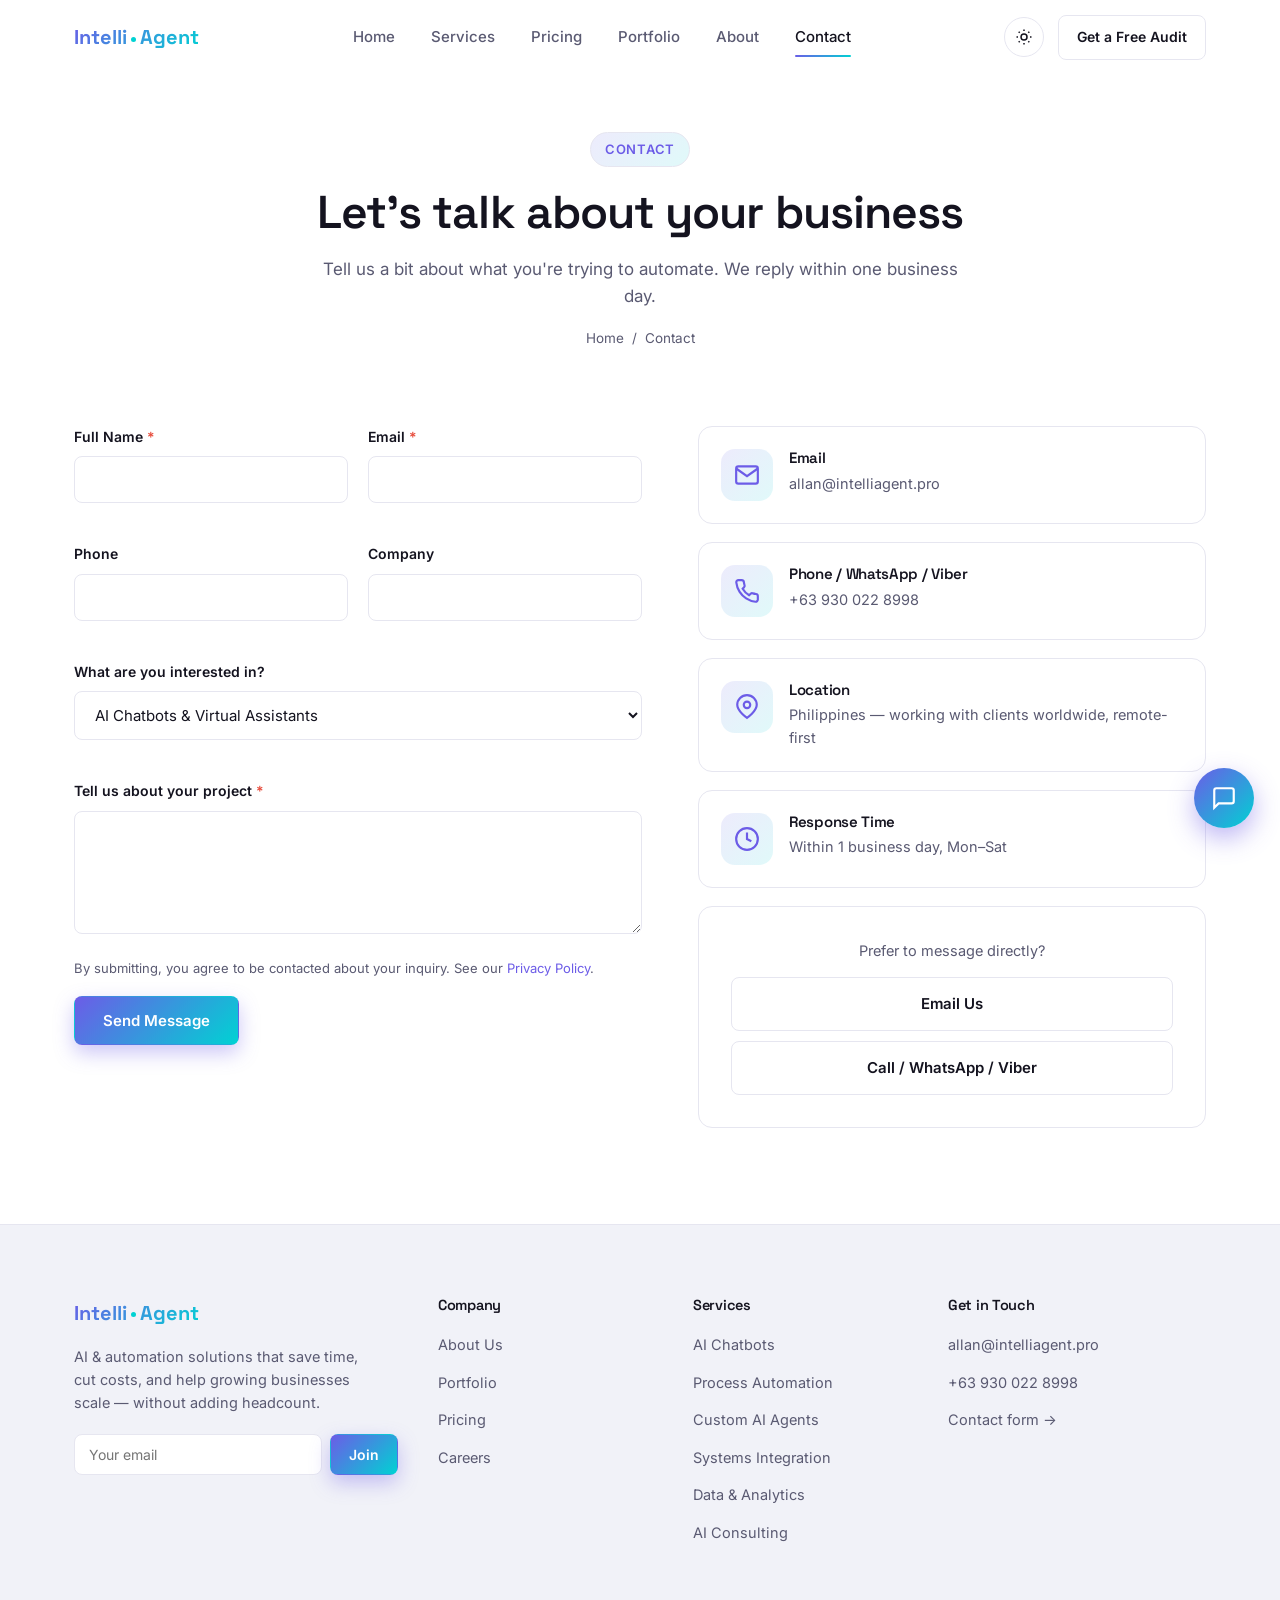
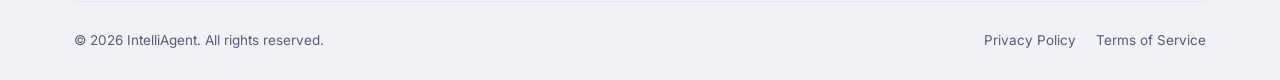
<file: contact.html>
<!DOCTYPE html>
<html lang="en">
<head>
<meta charset="UTF-8">
<meta name="viewport" content="width=device-width, initial-scale=1.0">
<title>Contact Us | IntelliAgent — AI &amp; Automation Solutions</title>
<meta name="description" content="Get in touch with IntelliAgent for a free consultation on AI chatbots, business process automation, and custom AI agent development.">
<link rel="canonical" href="https://www.intelliagent.pro/contact.html">
<meta property="og:type" content="website">
<meta property="og:title" content="Contact Us | IntelliAgent">
<meta property="og:description" content="Get in touch with IntelliAgent for a free consultation on AI chatbots, business process automation, and custom AI agent development.">
<meta property="og:image" content="https://www.intelliagent.pro/assets/images/og-image.jpg">
<link rel="icon" href="favicon.svg" type="image/svg+xml">
<link rel="preconnect" href="https://fonts.googleapis.com">
<link href="https://fonts.googleapis.com/css2?family=Inter:wght@400;500;600;700&family=Space+Grotesk:wght@500;600;700&display=swap" rel="stylesheet">
<link rel="stylesheet" href="css/style.css">
<script type="application/ld+json">
{
  "@context": "https://schema.org",
  "@type": "ContactPage",
  "url": "https://www.intelliagent.pro/contact.html",
  "about": {
    "@type": "Organization",
    "name": "IntelliAgent",
    "url": "https://www.intelliagent.pro/",
    "contactPoint": {
      "@type": "ContactPoint",
      "email": "allan@intelliagent.pro",
      "telephone": "+639300228998",
      "contactType": "customer service",
      "areaServed": "Worldwide",
      "availableLanguage": "English"
    }
  }
}
</script>
</head>
<body>
<a class="skip-link" href="#main">Skip to content</a>

<header class="site-header">
  <div class="container nav-inner">
    <a href="index.html" class="brand"><span class="gradient-text">Intelli<span class="brand-spark"></span>Agent</span></a>
    <nav class="nav-links" id="nav-links">
      <a href="index.html">Home</a>
      <a href="services.html">Services</a>
      <a href="pricing.html">Pricing</a>
      <a href="portfolio.html">Portfolio</a>
      <a href="about.html">About</a>
      <a href="contact.html">Contact</a>
    </nav>
    <div class="nav-actions">
      <button class="theme-toggle" data-theme-toggle aria-label="Toggle dark mode">
        <svg class="icon-sun" viewBox="0 0 24 24" fill="none" stroke="currentColor" stroke-width="2"><circle cx="12" cy="12" r="4"/><path d="M12 2v2M12 20v2M4.9 4.9l1.4 1.4M17.7 17.7l1.4 1.4M2 12h2M20 12h2M4.9 19.1l1.4-1.4M17.7 6.3l1.4-1.4"/></svg>
        <svg class="icon-moon" viewBox="0 0 24 24" fill="none" stroke="currentColor" stroke-width="2"><path d="M21 12.8A9 9 0 1111.2 3 7 7 0 0021 12.8z"/></svg>
      </button>
      <a href="contact.html" class="btn btn-outline btn-sm desktop-only">Get a Free Audit</a>
      <button class="nav-toggle" aria-label="Toggle menu" aria-expanded="false"><span></span><span></span><span></span></button>
    </div>
  </div>
</header>

<main id="main">

<section class="page-hero">
  <div class="container">
    <div class="section-tag">Contact</div>
    <h1>Let's talk about your business</h1>
    <p>Tell us a bit about what you're trying to automate. We reply within one business day.</p>
    <div class="breadcrumb"><a href="index.html">Home</a> / <span>Contact</span></div>
  </div>
</section>

<section style="padding-top:20px;">
  <div class="container two-col" style="align-items:flex-start;">

    <div class="reveal">
      <div id="form-success" class="form-success">Thanks! Your message has been received — we'll get back to you within one business day.</div>
      <form id="contact-form" name="contact" method="POST" data-netlify="true" netlify-honeypot="bot-field" novalidate>
        <input type="hidden" name="form-name" value="contact">
        <p style="position:absolute;left:-9999px;" aria-hidden="true">
          <label>Leave this field blank: <input name="bot-field" tabindex="-1" autocomplete="off"></label>
        </p>
        <div class="form-grid">
          <div class="field">
            <label for="name">Full Name <span class="req">*</span></label>
            <input type="text" id="name" name="name" required>
            <span class="error-msg">Please enter your name.</span>
          </div>
          <div class="field">
            <label for="email">Email <span class="req">*</span></label>
            <input type="email" id="email" name="email" required>
            <span class="error-msg">Please enter a valid email.</span>
          </div>
          <div class="field">
            <label for="phone">Phone</label>
            <input type="tel" id="phone" name="phone">
          </div>
          <div class="field">
            <label for="company">Company</label>
            <input type="text" id="company" name="company">
          </div>
          <div class="field full">
            <label for="service">What are you interested in?</label>
            <select id="service" name="service">
              <option>AI Chatbots &amp; Virtual Assistants</option>
              <option>Business Process Automation</option>
              <option>Custom AI Agent &amp; App Development</option>
              <option>Workflow &amp; Systems Integration</option>
              <option>Data &amp; AI-Powered Analytics</option>
              <option>AI Strategy &amp; Consulting</option>
              <option>Not sure yet</option>
            </select>
          </div>
          <div class="field full">
            <label for="message">Tell us about your project <span class="req">*</span></label>
            <textarea id="message" name="message" rows="5" required></textarea>
            <span class="error-msg">Please share a few details about your project.</span>
          </div>
        </div>
        <p class="form-note">By submitting, you agree to be contacted about your inquiry. See our <a href="privacy.html" style="color:var(--primary);">Privacy Policy</a>.</p>
        <button type="submit" class="btn btn-primary" style="margin-top:18px;">Send Message</button>
      </form>
    </div>

    <div class="reveal" style="display:flex;flex-direction:column;gap:18px;">
      <div class="contact-info-card">
        <div class="icon-box"><svg viewBox="0 0 24 24" fill="none" stroke="currentColor" stroke-width="2"><path d="M4 4h16v16H4z" opacity="0"/><path d="M22 6l-10 7L2 6"/><rect x="2" y="4" width="20" height="16" rx="2"/></svg></div>
        <div><h4>Email</h4><a href="mailto:allan@intelliagent.pro">allan@intelliagent.pro</a></div>
      </div>
      <div class="contact-info-card">
        <div class="icon-box"><svg viewBox="0 0 24 24" fill="none" stroke="currentColor" stroke-width="2"><path d="M22 16.9v3a2 2 0 01-2.2 2 19.8 19.8 0 01-8.6-3.1 19.5 19.5 0 01-6-6 19.8 19.8 0 01-3.1-8.7A2 2 0 014.1 2h3a2 2 0 012 1.7c.1.9.3 1.8.6 2.7a2 2 0 01-.4 2.1L8 9.9a16 16 0 006 6l1.4-1.3a2 2 0 012.1-.4c.9.3 1.8.5 2.7.6a2 2 0 011.8 2.1z"/></svg></div>
        <div><h4>Phone / WhatsApp / Viber</h4><a href="tel:+639300228998">+63 930 022 8998</a></div>
      </div>
      <div class="contact-info-card">
        <div class="icon-box"><svg viewBox="0 0 24 24" fill="none" stroke="currentColor" stroke-width="2"><path d="M21 10c0 6-9 12-9 12S3 16 3 10a9 9 0 0118 0z"/><circle cx="12" cy="10" r="3"/></svg></div>
        <div><h4>Location</h4><p>Philippines — working with clients worldwide, remote-first</p></div>
      </div>
      <div class="contact-info-card">
        <div class="icon-box"><svg viewBox="0 0 24 24" fill="none" stroke="currentColor" stroke-width="2"><circle cx="12" cy="12" r="10"/><path d="M12 6v6l4 2"/></svg></div>
        <div><h4>Response Time</h4><p>Within 1 business day, Mon–Sat</p></div>
      </div>
      <div class="card" style="text-align:center;">
        <p style="color:var(--text-muted);font-size:14.5px;margin-bottom:14px;">Prefer to message directly?</p>
        <a href="mailto:allan@intelliagent.pro" class="btn btn-outline btn-block" style="margin-bottom:10px;">Email Us</a>
        <a href="tel:+639300228998" class="btn btn-outline btn-block">Call / WhatsApp / Viber</a>
      </div>
    </div>

  </div>
</section>

</main>

<footer class="site-footer">
  <div class="container">
    <div class="footer-grid">
      <div class="footer-brand">
        <a href="index.html" class="brand"><span class="gradient-text">Intelli<span class="brand-spark"></span>Agent</span></a>
        <p>AI &amp; automation solutions that save time, cut costs, and help growing businesses scale — without adding headcount.</p>
        <form class="newsletter-form">
          <input type="email" placeholder="Your email" required aria-label="Email for newsletter">
          <button type="submit" class="btn btn-primary btn-sm">Join</button>
        </form>
      </div>
      <div>
        <h5>Company</h5>
        <ul>
          <li><a href="about.html">About Us</a></li>
          <li><a href="portfolio.html">Portfolio</a></li>
          <li><a href="pricing.html">Pricing</a></li>
          <li><a href="contact.html">Careers</a></li>
        </ul>
      </div>
      <div>
        <h5>Services</h5>
        <ul>
          <li><a href="services.html#chatbots">AI Chatbots</a></li>
          <li><a href="services.html#automation">Process Automation</a></li>
          <li><a href="services.html#agents">Custom AI Agents</a></li>
          <li><a href="services.html#integration">Systems Integration</a></li>
          <li><a href="services.html#analytics">Data &amp; Analytics</a></li>
          <li><a href="services.html#consulting">AI Consulting</a></li>
        </ul>
      </div>
      <div>
        <h5>Get in Touch</h5>
        <ul>
          <li><a href="mailto:allan@intelliagent.pro">allan@intelliagent.pro</a></li>
          <li><a href="tel:+639300228998">+63 930 022 8998</a></li>
          <li><a href="contact.html">Contact form →</a></li>
        </ul>
      </div>
    </div>
    <div class="footer-bottom">
      <p>© <span data-year>2026</span> IntelliAgent. All rights reserved.</p>
      <div class="legal-links">
        <a href="privacy.html">Privacy Policy</a>
        <a href="terms.html">Terms of Service</a>
      </div>
    </div>
  </div>
</footer>

<button class="chat-widget-btn" aria-label="Open chat"><svg viewBox="0 0 24 24" fill="none" stroke="currentColor" stroke-width="2"><path d="M21 15a2 2 0 01-2 2H7l-4 4V5a2 2 0 012-2h14a2 2 0 012 2z"/></svg></button>
<div class="chat-panel">
  <div class="chat-panel-head">
    <div><span class="dot"></span> IntelliAgent Assistant</div>
    <button data-chat-close aria-label="Close chat">✕</button>
  </div>
  <div class="chat-panel-body">
    <div class="bubble bot">👋 Hi! This is a live demo of the kind of assistant we build. Ask me anything about our services.</div>
  </div>
  <form class="chat-panel-foot">
    <input type="text" placeholder="Type a message..." aria-label="Chat message">
    <button type="submit" aria-label="Send"><svg viewBox="0 0 24 24" fill="none" stroke="currentColor" stroke-width="2"><path d="M22 2L11 13M22 2l-7 20-4-9-9-4z"/></svg></button>
  </form>
</div>

<!-- Hidden so Netlify registers "chat-log": logs chat questions the
     demo widget couldn't match a rule for, so they can be reviewed
     and turned into new demoRules later. See js/main.js matchReply(). -->
<form name="chat-log" data-netlify="true" netlify-honeypot="bot-field" hidden>
  <input type="hidden" name="form-name" value="chat-log">
  <input type="text" name="question">
  <input type="text" name="page">
  <input name="bot-field">
</form>

<button class="back-to-top" aria-label="Back to top"><svg viewBox="0 0 24 24" fill="none" stroke="currentColor" stroke-width="2"><path d="M12 19V5M5 12l7-7 7 7"/></svg></button>

<script src="js/main.js"></script>
</body>
</html>
</file>
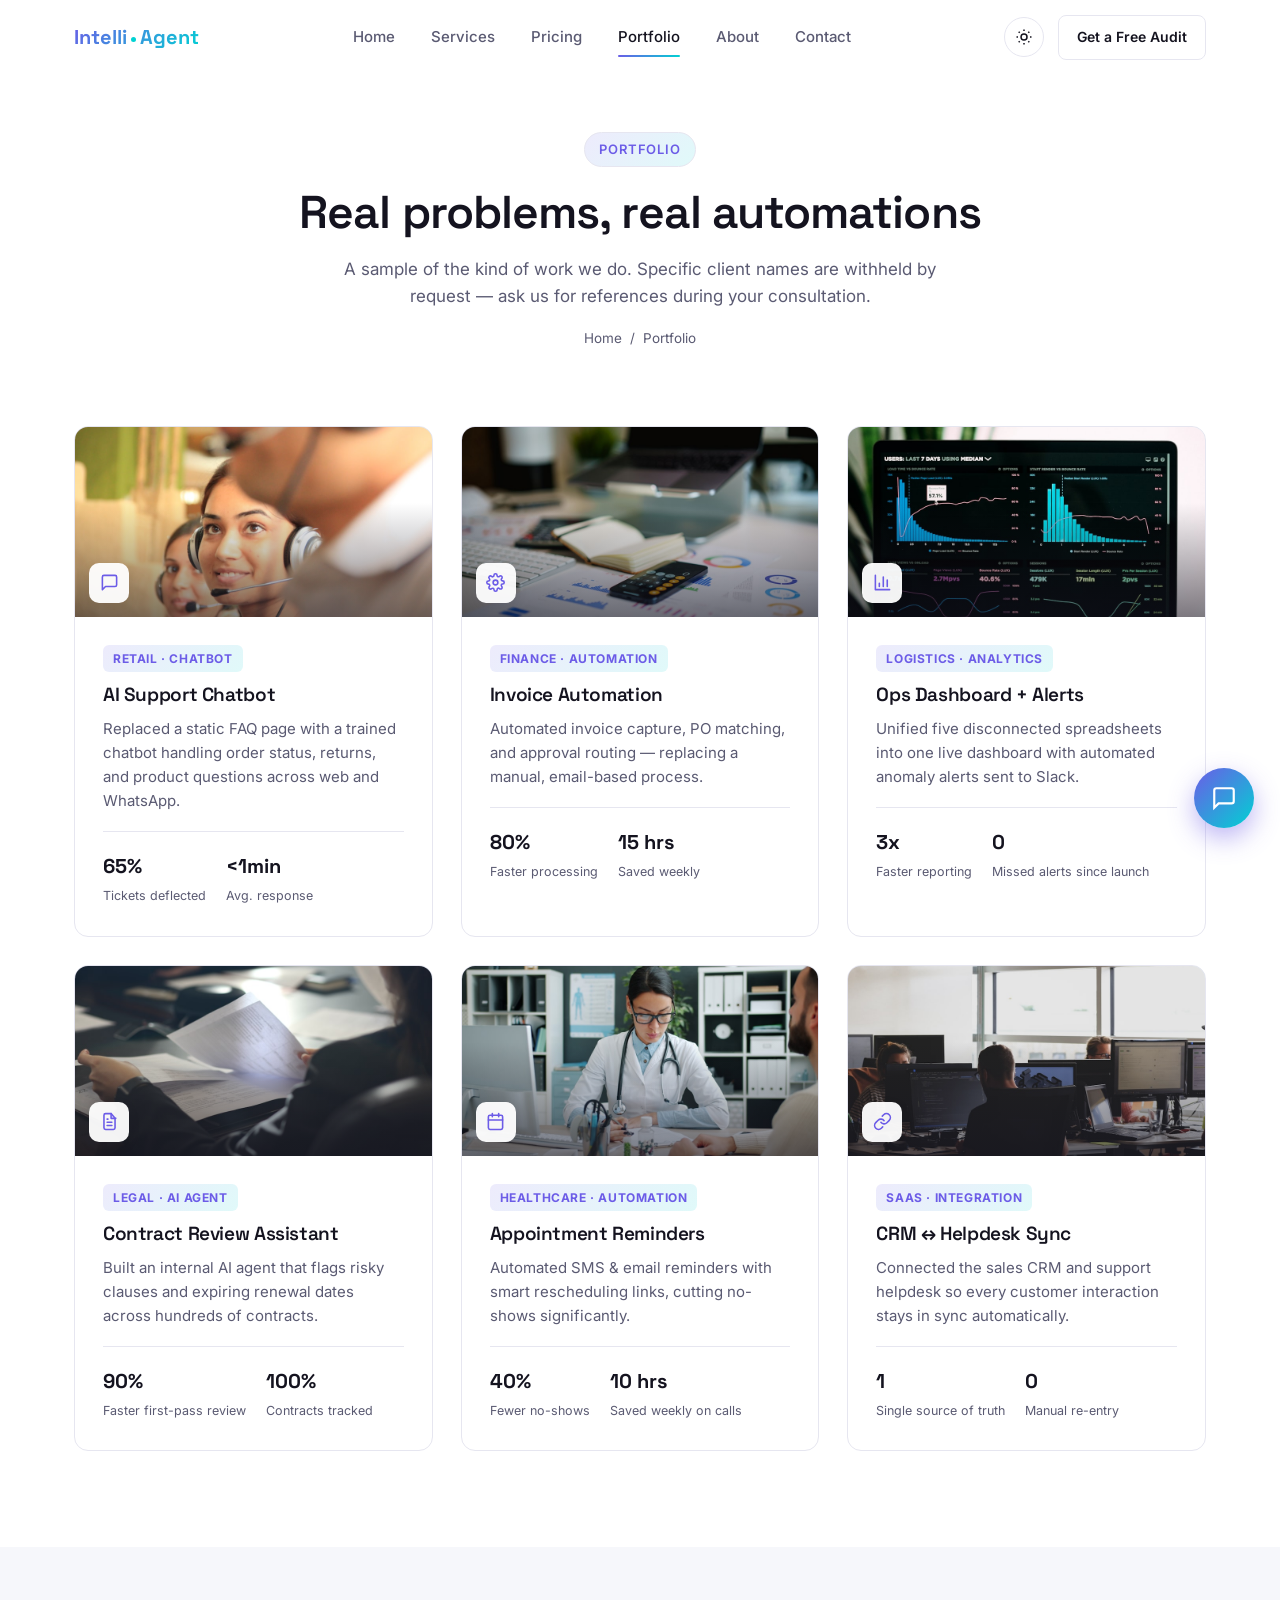
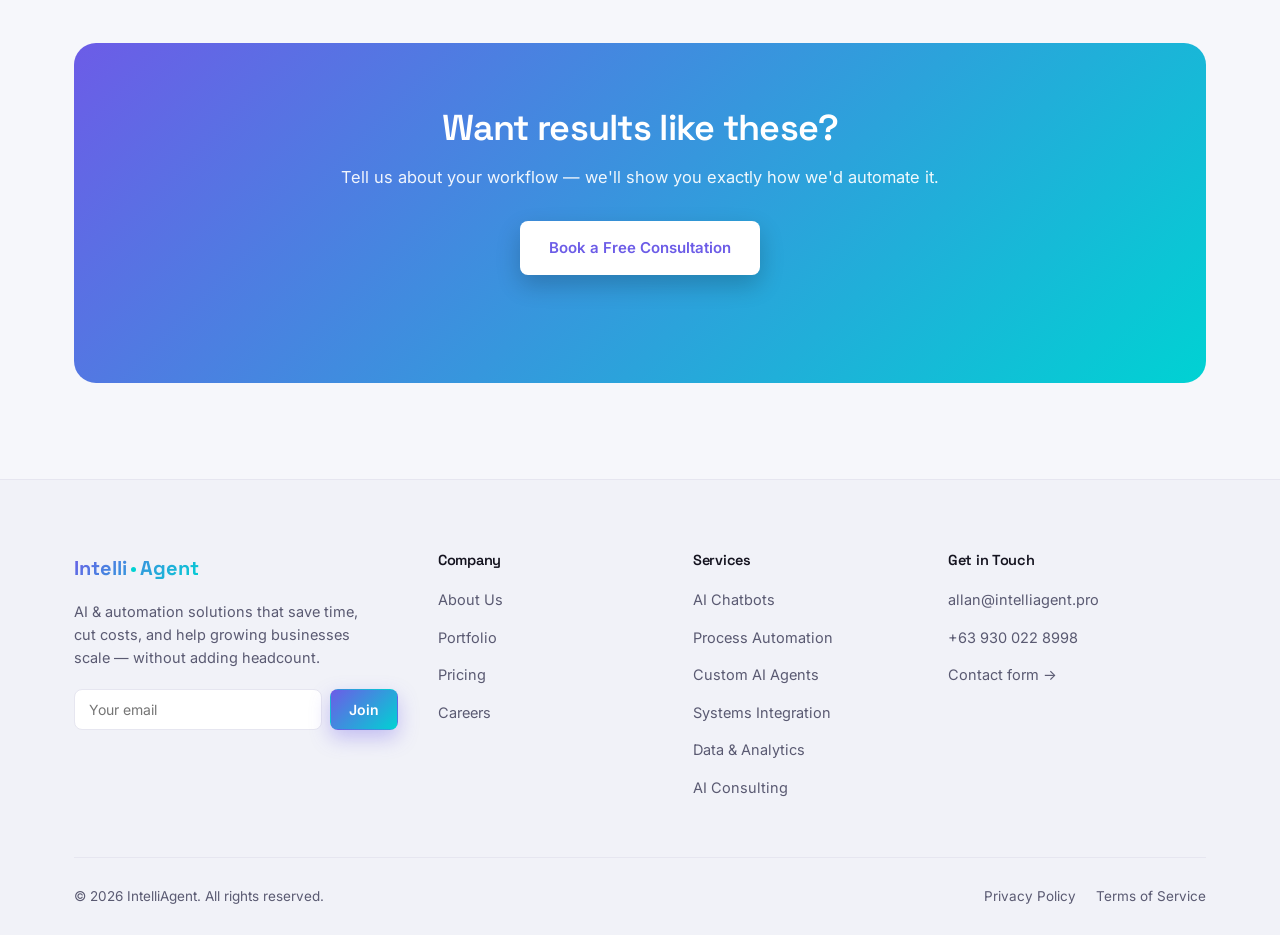
<file: portfolio.html>
<!DOCTYPE html>
<html lang="en">
<head>
<meta charset="UTF-8">
<meta name="viewport" content="width=device-width, initial-scale=1.0">
<title>Portfolio — Case Studies | IntelliAgent</title>
<meta name="description" content="See how IntelliAgent's AI chatbots, automation, and custom AI agents have helped businesses save time and cut costs.">
<link rel="canonical" href="https://www.intelliagent.pro/portfolio.html">
<meta property="og:type" content="website">
<meta property="og:title" content="Portfolio | IntelliAgent">
<meta property="og:description" content="See how IntelliAgent's AI chatbots, automation, and custom AI agents have helped businesses save time and cut costs.">
<meta property="og:image" content="https://www.intelliagent.pro/assets/images/og-image.jpg">
<link rel="icon" href="favicon.svg" type="image/svg+xml">
<link rel="preconnect" href="https://fonts.googleapis.com">
<link href="https://fonts.googleapis.com/css2?family=Inter:wght@400;500;600;700&family=Space+Grotesk:wght@500;600;700&display=swap" rel="stylesheet">
<link rel="stylesheet" href="css/style.css">
</head>
<body>
<a class="skip-link" href="#main">Skip to content</a>

<header class="site-header">
  <div class="container nav-inner">
    <a href="index.html" class="brand"><span class="gradient-text">Intelli<span class="brand-spark"></span>Agent</span></a>
    <nav class="nav-links" id="nav-links">
      <a href="index.html">Home</a>
      <a href="services.html">Services</a>
      <a href="pricing.html">Pricing</a>
      <a href="portfolio.html">Portfolio</a>
      <a href="about.html">About</a>
      <a href="contact.html">Contact</a>
    </nav>
    <div class="nav-actions">
      <button class="theme-toggle" data-theme-toggle aria-label="Toggle dark mode">
        <svg class="icon-sun" viewBox="0 0 24 24" fill="none" stroke="currentColor" stroke-width="2"><circle cx="12" cy="12" r="4"/><path d="M12 2v2M12 20v2M4.9 4.9l1.4 1.4M17.7 17.7l1.4 1.4M2 12h2M20 12h2M4.9 19.1l1.4-1.4M17.7 6.3l1.4-1.4"/></svg>
        <svg class="icon-moon" viewBox="0 0 24 24" fill="none" stroke="currentColor" stroke-width="2"><path d="M21 12.8A9 9 0 1111.2 3 7 7 0 0021 12.8z"/></svg>
      </button>
      <a href="contact.html" class="btn btn-outline btn-sm desktop-only">Get a Free Audit</a>
      <button class="nav-toggle" aria-label="Toggle menu" aria-expanded="false"><span></span><span></span><span></span></button>
    </div>
  </div>
</header>

<main id="main">

<section class="page-hero">
  <div class="container">
    <div class="section-tag">Portfolio</div>
    <h1>Real problems, real automations</h1>
    <p>A sample of the kind of work we do. Specific client names are withheld by request — ask us for references during your consultation.</p>
    <div class="breadcrumb"><a href="index.html">Home</a> / <span>Portfolio</span></div>
  </div>
</section>

<section style="padding-top:20px;">
  <div class="container">
    <div class="grid grid-3">
      <div class="card case-card reveal">
        <div class="case-thumb">
          <img src="assets/images/case-retail.jpg" alt="Customer service team using an AI chatbot to support retail shoppers" loading="lazy">
          <div class="case-thumb-overlay"></div>
          <div class="case-thumb-icon"><svg viewBox="0 0 24 24" fill="none" stroke="currentColor" stroke-width="2" stroke-linecap="round" stroke-linejoin="round"><path d="M21 15a2 2 0 01-2 2H7l-4 4V5a2 2 0 012-2h14a2 2 0 012 2z"/></svg></div>
        </div>
        <div class="case-body">
          <span class="case-tag">Retail · Chatbot</span>
          <h3>AI Support Chatbot</h3>
          <p>Replaced a static FAQ page with a trained chatbot handling order status, returns, and product questions across web and WhatsApp.</p>
          <div class="case-metrics">
            <div><b>65%</b><span>Tickets deflected</span></div>
            <div><b>&lt;1min</b><span>Avg. response</span></div>
          </div>
        </div>
      </div>
      <div class="card case-card reveal">
        <div class="case-thumb">
          <img src="assets/images/case-finance.jpg" alt="Finance team reviewing automated invoice and approval data" loading="lazy">
          <div class="case-thumb-overlay"></div>
          <div class="case-thumb-icon"><svg viewBox="0 0 24 24" fill="none" stroke="currentColor" stroke-width="2" stroke-linecap="round" stroke-linejoin="round"><circle cx="12" cy="12" r="3"/><path d="M19.4 15a1.65 1.65 0 00.33 1.82l.06.06a2 2 0 11-2.83 2.83l-.06-.06a1.65 1.65 0 00-1.82-.33 1.65 1.65 0 00-1 1.51V21a2 2 0 01-4 0v-.09A1.65 1.65 0 009 19.4a1.65 1.65 0 00-1.82.33l-.06.06a2 2 0 11-2.83-2.83l.06-.06A1.65 1.65 0 004.6 15a1.65 1.65 0 00-1.51-1H3a2 2 0 010-4h.09A1.65 1.65 0 004.6 9a1.65 1.65 0 00-.33-1.82l-.06-.06a2 2 0 112.83-2.83l.06.06A1.65 1.65 0 009 4.6a1.65 1.65 0 001-1.51V3a2 2 0 014 0v.09c0 .68.39 1.3 1 1.51.66.28 1.42.13 1.92-.37l.06-.06a2 2 0 112.83 2.83l-.06.06c-.5.5-.65 1.26-.37 1.92.21.61.83 1 1.51 1H21a2 2 0 010 4h-.09c-.68 0-1.3.39-1.51 1z"/></svg></div>
        </div>
        <div class="case-body">
          <span class="case-tag">Finance · Automation</span>
          <h3>Invoice Automation</h3>
          <p>Automated invoice capture, PO matching, and approval routing — replacing a manual, email-based process.</p>
          <div class="case-metrics">
            <div><b>80%</b><span>Faster processing</span></div>
            <div><b>15 hrs</b><span>Saved weekly</span></div>
          </div>
        </div>
      </div>
      <div class="card case-card reveal">
        <div class="case-thumb">
          <img src="assets/images/case-logistics.jpg" alt="Live operations dashboard showing performance analytics" loading="lazy">
          <div class="case-thumb-overlay"></div>
          <div class="case-thumb-icon"><svg viewBox="0 0 24 24" fill="none" stroke="currentColor" stroke-width="2" stroke-linecap="round" stroke-linejoin="round"><path d="M3 3v18h18M18 17V9M13 17V5M8 17v-4"/></svg></div>
        </div>
        <div class="case-body">
          <span class="case-tag">Logistics · Analytics</span>
          <h3>Ops Dashboard + Alerts</h3>
          <p>Unified five disconnected spreadsheets into one live dashboard with automated anomaly alerts sent to Slack.</p>
          <div class="case-metrics">
            <div><b>3x</b><span>Faster reporting</span></div>
            <div><b>0</b><span>Missed alerts since launch</span></div>
          </div>
        </div>
      </div>
      <div class="card case-card reveal">
        <div class="case-thumb">
          <img src="assets/images/case-legal.jpg" alt="Legal professional reviewing contract documents" loading="lazy">
          <div class="case-thumb-overlay"></div>
          <div class="case-thumb-icon"><svg viewBox="0 0 24 24" fill="none" stroke="currentColor" stroke-width="2" stroke-linecap="round" stroke-linejoin="round"><path d="M14 2H7a2 2 0 00-2 2v16a2 2 0 002 2h10a2 2 0 002-2V8z"/><path d="M14 2v6h6"/><path d="M9 13h6M9 17h6M9 9h1"/></svg></div>
        </div>
        <div class="case-body">
          <span class="case-tag">Legal · AI Agent</span>
          <h3>Contract Review Assistant</h3>
          <p>Built an internal AI agent that flags risky clauses and expiring renewal dates across hundreds of contracts.</p>
          <div class="case-metrics">
            <div><b>90%</b><span>Faster first-pass review</span></div>
            <div><b>100%</b><span>Contracts tracked</span></div>
          </div>
        </div>
      </div>
      <div class="card case-card reveal">
        <div class="case-thumb">
          <img src="assets/images/case-healthcare.jpg" alt="Healthcare professional consulting with a patient at a clinic" loading="lazy">
          <div class="case-thumb-overlay"></div>
          <div class="case-thumb-icon"><svg viewBox="0 0 24 24" fill="none" stroke="currentColor" stroke-width="2" stroke-linecap="round" stroke-linejoin="round"><rect x="3" y="4" width="18" height="18" rx="2"/><path d="M16 2v4M8 2v4M3 10h18"/></svg></div>
        </div>
        <div class="case-body">
          <span class="case-tag">Healthcare · Automation</span>
          <h3>Appointment Reminders</h3>
          <p>Automated SMS &amp; email reminders with smart rescheduling links, cutting no-shows significantly.</p>
          <div class="case-metrics">
            <div><b>40%</b><span>Fewer no-shows</span></div>
            <div><b>10 hrs</b><span>Saved weekly on calls</span></div>
          </div>
        </div>
      </div>
      <div class="card case-card reveal">
        <div class="case-thumb">
          <img src="assets/images/case-saas.jpg" alt="Team collaborating on connected software systems" loading="lazy">
          <div class="case-thumb-overlay"></div>
          <div class="case-thumb-icon"><svg viewBox="0 0 24 24" fill="none" stroke="currentColor" stroke-width="2" stroke-linecap="round" stroke-linejoin="round"><path d="M10 13a5 5 0 007.54.54l3-3a5 5 0 00-7.07-7.07l-1.72 1.71"/><path d="M14 11a5 5 0 00-7.54-.54l-3 3a5 5 0 007.07 7.07l1.71-1.71"/></svg></div>
        </div>
        <div class="case-body">
          <span class="case-tag">SaaS · Integration</span>
          <h3>CRM ↔ Helpdesk Sync</h3>
          <p>Connected the sales CRM and support helpdesk so every customer interaction stays in sync automatically.</p>
          <div class="case-metrics">
            <div><b>1</b><span>Single source of truth</span></div>
            <div><b>0</b><span>Manual re-entry</span></div>
          </div>
        </div>
      </div>
    </div>
  </div>
</section>

<section style="background:var(--bg-alt);">
  <div class="container">
    <div class="cta-band reveal">
      <h2>Want results like these?</h2>
      <p>Tell us about your workflow — we'll show you exactly how we'd automate it.</p>
      <div class="hero-cta" style="justify-content:center;">
        <a href="contact.html" class="btn btn-primary">Book a Free Consultation</a>
      </div>
    </div>
  </div>
</section>

</main>

<footer class="site-footer">
  <div class="container">
    <div class="footer-grid">
      <div class="footer-brand">
        <a href="index.html" class="brand"><span class="gradient-text">Intelli<span class="brand-spark"></span>Agent</span></a>
        <p>AI &amp; automation solutions that save time, cut costs, and help growing businesses scale — without adding headcount.</p>
        <form class="newsletter-form">
          <input type="email" placeholder="Your email" required aria-label="Email for newsletter">
          <button type="submit" class="btn btn-primary btn-sm">Join</button>
        </form>
      </div>
      <div>
        <h5>Company</h5>
        <ul>
          <li><a href="about.html">About Us</a></li>
          <li><a href="portfolio.html">Portfolio</a></li>
          <li><a href="pricing.html">Pricing</a></li>
          <li><a href="contact.html">Careers</a></li>
        </ul>
      </div>
      <div>
        <h5>Services</h5>
        <ul>
          <li><a href="services.html#chatbots">AI Chatbots</a></li>
          <li><a href="services.html#automation">Process Automation</a></li>
          <li><a href="services.html#agents">Custom AI Agents</a></li>
          <li><a href="services.html#integration">Systems Integration</a></li>
          <li><a href="services.html#analytics">Data &amp; Analytics</a></li>
          <li><a href="services.html#consulting">AI Consulting</a></li>
        </ul>
      </div>
      <div>
        <h5>Get in Touch</h5>
        <ul>
          <li><a href="mailto:allan@intelliagent.pro">allan@intelliagent.pro</a></li>
          <li><a href="tel:+639300228998">+63 930 022 8998</a></li>
          <li><a href="contact.html">Contact form →</a></li>
        </ul>
      </div>
    </div>
    <div class="footer-bottom">
      <p>© <span data-year>2026</span> IntelliAgent. All rights reserved.</p>
      <div class="legal-links">
        <a href="privacy.html">Privacy Policy</a>
        <a href="terms.html">Terms of Service</a>
      </div>
    </div>
  </div>
</footer>

<button class="chat-widget-btn" aria-label="Open chat"><svg viewBox="0 0 24 24" fill="none" stroke="currentColor" stroke-width="2"><path d="M21 15a2 2 0 01-2 2H7l-4 4V5a2 2 0 012-2h14a2 2 0 012 2z"/></svg></button>
<div class="chat-panel">
  <div class="chat-panel-head">
    <div><span class="dot"></span> IntelliAgent Assistant</div>
    <button data-chat-close aria-label="Close chat">✕</button>
  </div>
  <div class="chat-panel-body">
    <div class="bubble bot">👋 Hi! This is a live demo of the kind of assistant we build. Ask me anything about our services.</div>
  </div>
  <form class="chat-panel-foot">
    <input type="text" placeholder="Type a message..." aria-label="Chat message">
    <button type="submit" aria-label="Send"><svg viewBox="0 0 24 24" fill="none" stroke="currentColor" stroke-width="2"><path d="M22 2L11 13M22 2l-7 20-4-9-9-4z"/></svg></button>
  </form>
</div>

<!-- Hidden so Netlify registers "chat-log": logs chat questions the
     demo widget couldn't match a rule for, so they can be reviewed
     and turned into new demoRules later. See js/main.js matchReply(). -->
<form name="chat-log" data-netlify="true" netlify-honeypot="bot-field" hidden>
  <input type="hidden" name="form-name" value="chat-log">
  <input type="text" name="question">
  <input type="text" name="page">
  <input name="bot-field">
</form>

<button class="back-to-top" aria-label="Back to top"><svg viewBox="0 0 24 24" fill="none" stroke="currentColor" stroke-width="2"><path d="M12 19V5M5 12l7-7 7 7"/></svg></button>

<script src="js/main.js"></script>
</body>
</html>
</file>
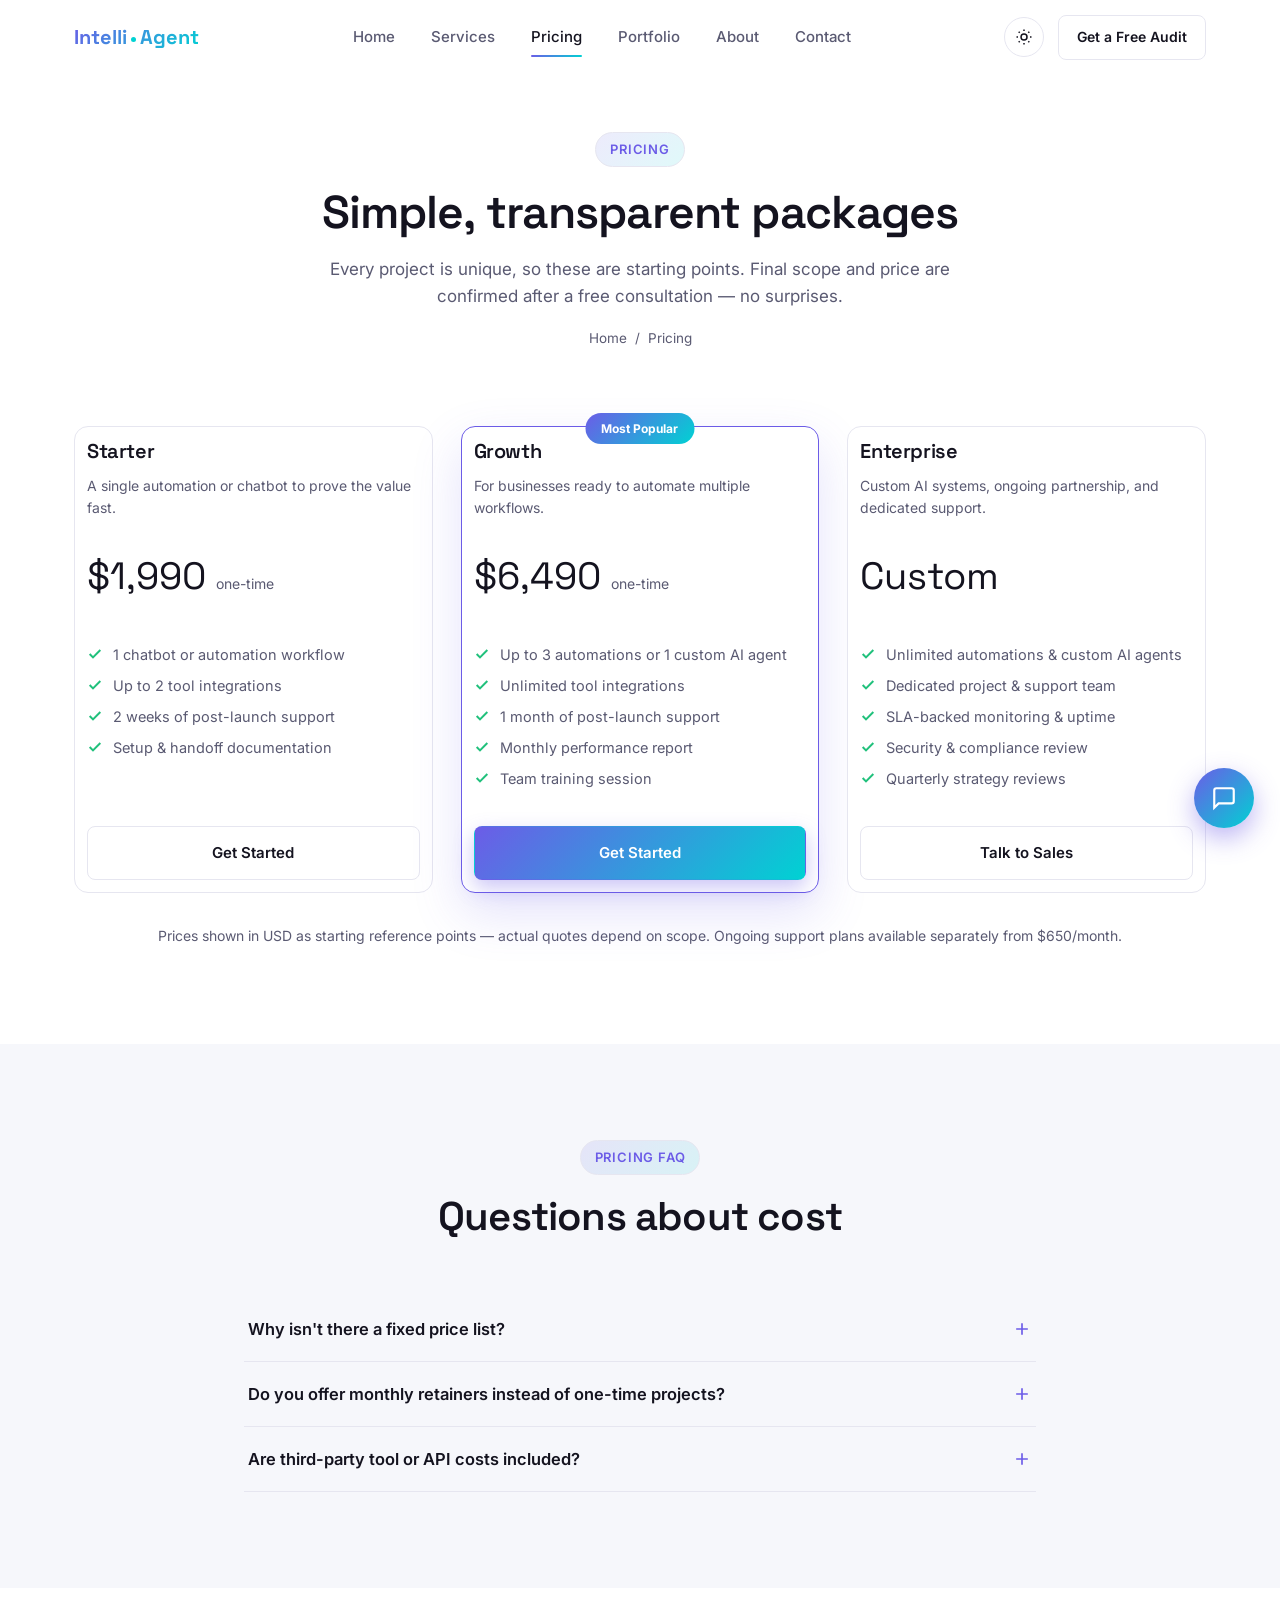
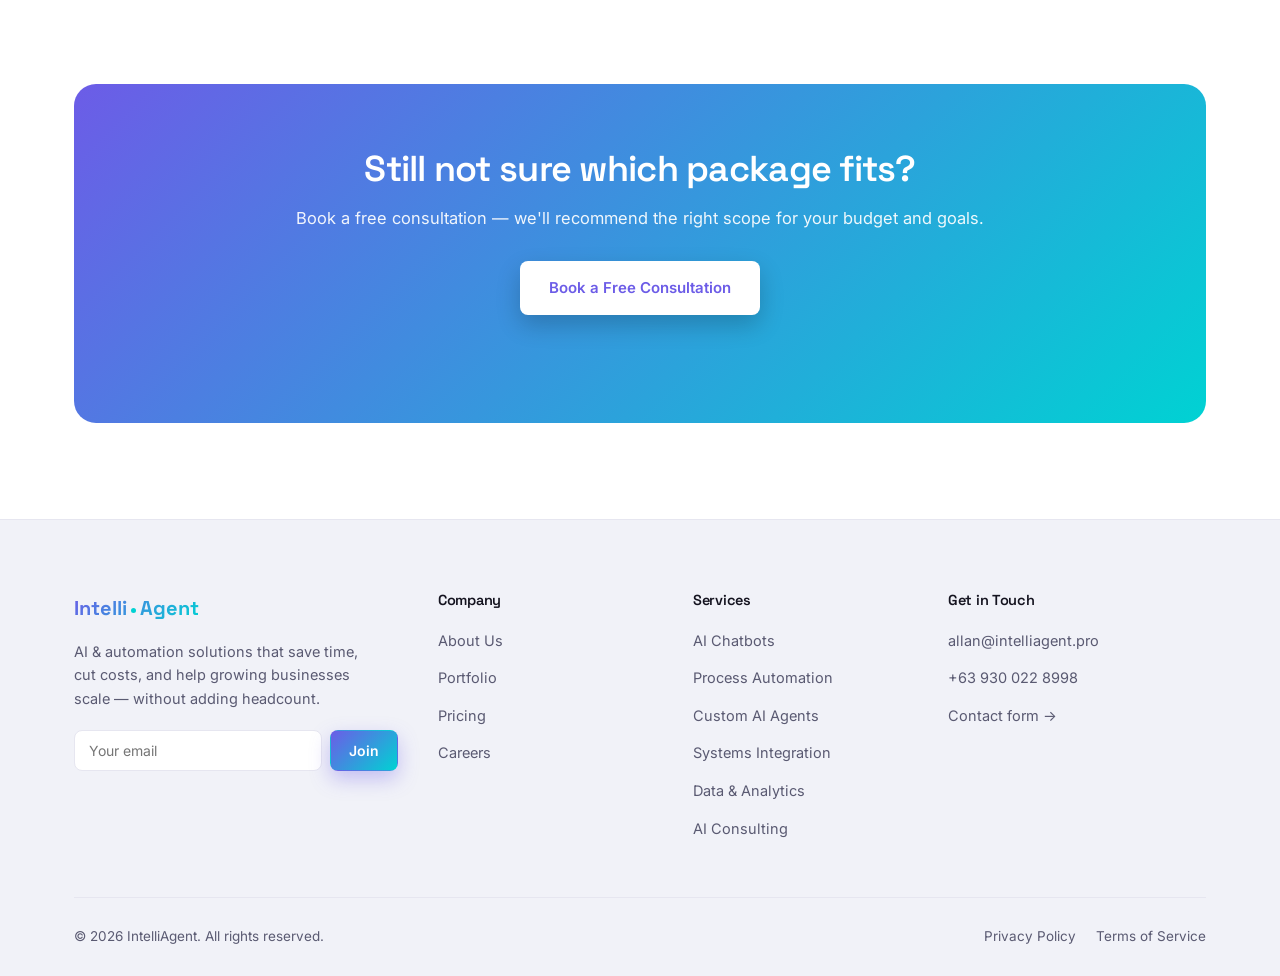
<file: pricing.html>
<!DOCTYPE html>
<html lang="en">
<head>
<meta charset="UTF-8">
<meta name="viewport" content="width=device-width, initial-scale=1.0">
<title>Pricing — AI &amp; Automation Packages | IntelliAgent</title>
<meta name="description" content="Transparent pricing for IntelliAgent's AI chatbot, automation, and custom AI agent packages. Starter, Growth, and Enterprise plans.">
<link rel="canonical" href="https://www.intelliagent.pro/pricing.html">
<meta property="og:type" content="website">
<meta property="og:title" content="Pricing | IntelliAgent">
<meta property="og:description" content="Transparent pricing for IntelliAgent's AI chatbot, automation, and custom AI agent packages.">
<meta property="og:image" content="https://www.intelliagent.pro/assets/images/og-image.jpg">
<link rel="icon" href="favicon.svg" type="image/svg+xml">
<link rel="preconnect" href="https://fonts.googleapis.com">
<link href="https://fonts.googleapis.com/css2?family=Inter:wght@400;500;600;700&family=Space+Grotesk:wght@500;600;700&display=swap" rel="stylesheet">
<link rel="stylesheet" href="css/style.css">
<script type="application/ld+json">
{
  "@context": "https://schema.org",
  "@type": "ItemList",
  "itemListElement": [
    { "@type": "Offer", "position": 1, "name": "Starter", "description": "A single automation or chatbot to prove the value fast.", "price": "1990", "priceCurrency": "USD", "url": "https://www.intelliagent.pro/pricing.html", "seller": { "@type": "Organization", "name": "IntelliAgent", "url": "https://www.intelliagent.pro/" } },
    { "@type": "Offer", "position": 2, "name": "Growth", "description": "For businesses ready to automate multiple workflows.", "price": "6490", "priceCurrency": "USD", "url": "https://www.intelliagent.pro/pricing.html", "seller": { "@type": "Organization", "name": "IntelliAgent", "url": "https://www.intelliagent.pro/" } },
    { "@type": "Offer", "position": 3, "name": "Enterprise", "description": "Custom AI systems, ongoing partnership, and dedicated support. Pricing confirmed after a free consultation.", "url": "https://www.intelliagent.pro/pricing.html", "seller": { "@type": "Organization", "name": "IntelliAgent", "url": "https://www.intelliagent.pro/" } }
  ]
}
</script>
</head>
<body>
<a class="skip-link" href="#main">Skip to content</a>

<header class="site-header">
  <div class="container nav-inner">
    <a href="index.html" class="brand"><span class="gradient-text">Intelli<span class="brand-spark"></span>Agent</span></a>
    <nav class="nav-links" id="nav-links">
      <a href="index.html">Home</a>
      <a href="services.html">Services</a>
      <a href="pricing.html">Pricing</a>
      <a href="portfolio.html">Portfolio</a>
      <a href="about.html">About</a>
      <a href="contact.html">Contact</a>
    </nav>
    <div class="nav-actions">
      <button class="theme-toggle" data-theme-toggle aria-label="Toggle dark mode">
        <svg class="icon-sun" viewBox="0 0 24 24" fill="none" stroke="currentColor" stroke-width="2"><circle cx="12" cy="12" r="4"/><path d="M12 2v2M12 20v2M4.9 4.9l1.4 1.4M17.7 17.7l1.4 1.4M2 12h2M20 12h2M4.9 19.1l1.4-1.4M17.7 6.3l1.4-1.4"/></svg>
        <svg class="icon-moon" viewBox="0 0 24 24" fill="none" stroke="currentColor" stroke-width="2"><path d="M21 12.8A9 9 0 1111.2 3 7 7 0 0021 12.8z"/></svg>
      </button>
      <a href="contact.html" class="btn btn-outline btn-sm desktop-only">Get a Free Audit</a>
      <button class="nav-toggle" aria-label="Toggle menu" aria-expanded="false"><span></span><span></span><span></span></button>
    </div>
  </div>
</header>

<main id="main">

<section class="page-hero">
  <div class="container">
    <div class="section-tag">Pricing</div>
    <h1>Simple, transparent packages</h1>
    <p>Every project is unique, so these are starting points. Final scope and price are confirmed after a free consultation — no surprises.</p>
    <div class="breadcrumb"><a href="index.html">Home</a> / <span>Pricing</span></div>
  </div>
</section>

<section style="padding-top:20px;">
  <div class="container">
    <div class="grid grid-3">
      <div class="pricing-card reveal">
        <h3>Starter</h3>
        <p class="desc">A single automation or chatbot to prove the value fast.</p>
        <div class="price">$1,990 <small>one-time</small></div>
        <ul class="feature-list">
          <li><svg viewBox="0 0 24 24" fill="none" stroke="currentColor" stroke-width="3"><path d="M20 6L9 17l-5-5"/></svg>1 chatbot or automation workflow</li>
          <li><svg viewBox="0 0 24 24" fill="none" stroke="currentColor" stroke-width="3"><path d="M20 6L9 17l-5-5"/></svg>Up to 2 tool integrations</li>
          <li><svg viewBox="0 0 24 24" fill="none" stroke="currentColor" stroke-width="3"><path d="M20 6L9 17l-5-5"/></svg>2 weeks of post-launch support</li>
          <li><svg viewBox="0 0 24 24" fill="none" stroke="currentColor" stroke-width="3"><path d="M20 6L9 17l-5-5"/></svg>Setup &amp; handoff documentation</li>
        </ul>
        <a href="contact.html" class="btn btn-outline btn-block">Get Started</a>
      </div>
      <div class="pricing-card featured reveal">
        <div class="badge-pop">Most Popular</div>
        <h3>Growth</h3>
        <p class="desc">For businesses ready to automate multiple workflows.</p>
        <div class="price">$6,490 <small>one-time</small></div>
        <ul class="feature-list">
          <li><svg viewBox="0 0 24 24" fill="none" stroke="currentColor" stroke-width="3"><path d="M20 6L9 17l-5-5"/></svg>Up to 3 automations or 1 custom AI agent</li>
          <li><svg viewBox="0 0 24 24" fill="none" stroke="currentColor" stroke-width="3"><path d="M20 6L9 17l-5-5"/></svg>Unlimited tool integrations</li>
          <li><svg viewBox="0 0 24 24" fill="none" stroke="currentColor" stroke-width="3"><path d="M20 6L9 17l-5-5"/></svg>1 month of post-launch support</li>
          <li><svg viewBox="0 0 24 24" fill="none" stroke="currentColor" stroke-width="3"><path d="M20 6L9 17l-5-5"/></svg>Monthly performance report</li>
          <li><svg viewBox="0 0 24 24" fill="none" stroke="currentColor" stroke-width="3"><path d="M20 6L9 17l-5-5"/></svg>Team training session</li>
        </ul>
        <a href="contact.html" class="btn btn-primary btn-block">Get Started</a>
      </div>
      <div class="pricing-card reveal">
        <h3>Enterprise</h3>
        <p class="desc">Custom AI systems, ongoing partnership, and dedicated support.</p>
        <div class="price">Custom</div>
        <ul class="feature-list">
          <li><svg viewBox="0 0 24 24" fill="none" stroke="currentColor" stroke-width="3"><path d="M20 6L9 17l-5-5"/></svg>Unlimited automations &amp; custom AI agents</li>
          <li><svg viewBox="0 0 24 24" fill="none" stroke="currentColor" stroke-width="3"><path d="M20 6L9 17l-5-5"/></svg>Dedicated project &amp; support team</li>
          <li><svg viewBox="0 0 24 24" fill="none" stroke="currentColor" stroke-width="3"><path d="M20 6L9 17l-5-5"/></svg>SLA-backed monitoring &amp; uptime</li>
          <li><svg viewBox="0 0 24 24" fill="none" stroke="currentColor" stroke-width="3"><path d="M20 6L9 17l-5-5"/></svg>Security &amp; compliance review</li>
          <li><svg viewBox="0 0 24 24" fill="none" stroke="currentColor" stroke-width="3"><path d="M20 6L9 17l-5-5"/></svg>Quarterly strategy reviews</li>
        </ul>
        <a href="contact.html" class="btn btn-outline btn-block">Talk to Sales</a>
      </div>
    </div>
    <p class="text-center" style="color:var(--text-muted);margin-top:32px;font-size:14px;">Prices shown in USD as starting reference points — actual quotes depend on scope. Ongoing support plans available separately from $650/month.</p>
  </div>
</section>

<section style="background:var(--bg-alt);">
  <div class="container" style="max-width:840px;">
    <div class="section-head center">
      <div class="section-tag" style="margin-left:auto;margin-right:auto;">Pricing FAQ</div>
      <h2>Questions about cost</h2>
    </div>
    <div class="faq-list">
      <div class="faq-item">
        <button class="faq-q">Why isn't there a fixed price list? <svg viewBox="0 0 24 24" fill="none" stroke="currentColor" stroke-width="2"><path d="M12 5v14M5 12h14"/></svg></button>
        <div class="faq-a"><p>AI and automation projects vary a lot in complexity — number of integrations, data volume, and custom logic all affect scope. We give an exact quote after a free scoping call, not before.</p></div>
      </div>
      <div class="faq-item">
        <button class="faq-q">Do you offer monthly retainers instead of one-time projects? <svg viewBox="0 0 24 24" fill="none" stroke="currentColor" stroke-width="2"><path d="M12 5v14M5 12h14"/></svg></button>
        <div class="faq-a"><p>Yes. Many clients start with a one-time build, then move to a monthly support &amp; iteration retainer once the system is live.</p></div>
      </div>
      <div class="faq-item">
        <button class="faq-q">Are third-party tool or API costs included? <svg viewBox="0 0 24 24" fill="none" stroke="currentColor" stroke-width="2"><path d="M12 5v14M5 12h14"/></svg></button>
        <div class="faq-a"><p>No — costs for services like OpenAI usage, Zapier, or hosting are billed directly to you at cost, so you always know exactly what you're paying for.</p></div>
      </div>
    </div>
  </div>
</section>

<section>
  <div class="container">
    <div class="cta-band reveal">
      <h2>Still not sure which package fits?</h2>
      <p>Book a free consultation — we'll recommend the right scope for your budget and goals.</p>
      <div class="hero-cta" style="justify-content:center;">
        <a href="contact.html" class="btn btn-primary">Book a Free Consultation</a>
      </div>
    </div>
  </div>
</section>

</main>

<footer class="site-footer">
  <div class="container">
    <div class="footer-grid">
      <div class="footer-brand">
        <a href="index.html" class="brand"><span class="gradient-text">Intelli<span class="brand-spark"></span>Agent</span></a>
        <p>AI &amp; automation solutions that save time, cut costs, and help growing businesses scale — without adding headcount.</p>
        <form class="newsletter-form">
          <input type="email" placeholder="Your email" required aria-label="Email for newsletter">
          <button type="submit" class="btn btn-primary btn-sm">Join</button>
        </form>
      </div>
      <div>
        <h5>Company</h5>
        <ul>
          <li><a href="about.html">About Us</a></li>
          <li><a href="portfolio.html">Portfolio</a></li>
          <li><a href="pricing.html">Pricing</a></li>
          <li><a href="contact.html">Careers</a></li>
        </ul>
      </div>
      <div>
        <h5>Services</h5>
        <ul>
          <li><a href="services.html#chatbots">AI Chatbots</a></li>
          <li><a href="services.html#automation">Process Automation</a></li>
          <li><a href="services.html#agents">Custom AI Agents</a></li>
          <li><a href="services.html#integration">Systems Integration</a></li>
          <li><a href="services.html#analytics">Data &amp; Analytics</a></li>
          <li><a href="services.html#consulting">AI Consulting</a></li>
        </ul>
      </div>
      <div>
        <h5>Get in Touch</h5>
        <ul>
          <li><a href="mailto:allan@intelliagent.pro">allan@intelliagent.pro</a></li>
          <li><a href="tel:+639300228998">+63 930 022 8998</a></li>
          <li><a href="contact.html">Contact form →</a></li>
        </ul>
      </div>
    </div>
    <div class="footer-bottom">
      <p>© <span data-year>2026</span> IntelliAgent. All rights reserved.</p>
      <div class="legal-links">
        <a href="privacy.html">Privacy Policy</a>
        <a href="terms.html">Terms of Service</a>
      </div>
    </div>
  </div>
</footer>

<button class="chat-widget-btn" aria-label="Open chat"><svg viewBox="0 0 24 24" fill="none" stroke="currentColor" stroke-width="2"><path d="M21 15a2 2 0 01-2 2H7l-4 4V5a2 2 0 012-2h14a2 2 0 012 2z"/></svg></button>
<div class="chat-panel">
  <div class="chat-panel-head">
    <div><span class="dot"></span> IntelliAgent Assistant</div>
    <button data-chat-close aria-label="Close chat">✕</button>
  </div>
  <div class="chat-panel-body">
    <div class="bubble bot">👋 Hi! This is a live demo of the kind of assistant we build. Ask me anything about our services.</div>
  </div>
  <form class="chat-panel-foot">
    <input type="text" placeholder="Type a message..." aria-label="Chat message">
    <button type="submit" aria-label="Send"><svg viewBox="0 0 24 24" fill="none" stroke="currentColor" stroke-width="2"><path d="M22 2L11 13M22 2l-7 20-4-9-9-4z"/></svg></button>
  </form>
</div>

<!-- Hidden so Netlify registers "chat-log": logs chat questions the
     demo widget couldn't match a rule for, so they can be reviewed
     and turned into new demoRules later. See js/main.js matchReply(). -->
<form name="chat-log" data-netlify="true" netlify-honeypot="bot-field" hidden>
  <input type="hidden" name="form-name" value="chat-log">
  <input type="text" name="question">
  <input type="text" name="page">
  <input name="bot-field">
</form>

<button class="back-to-top" aria-label="Back to top"><svg viewBox="0 0 24 24" fill="none" stroke="currentColor" stroke-width="2"><path d="M12 19V5M5 12l7-7 7 7"/></svg></button>

<script src="js/main.js"></script>
</body>
</html>
</file>
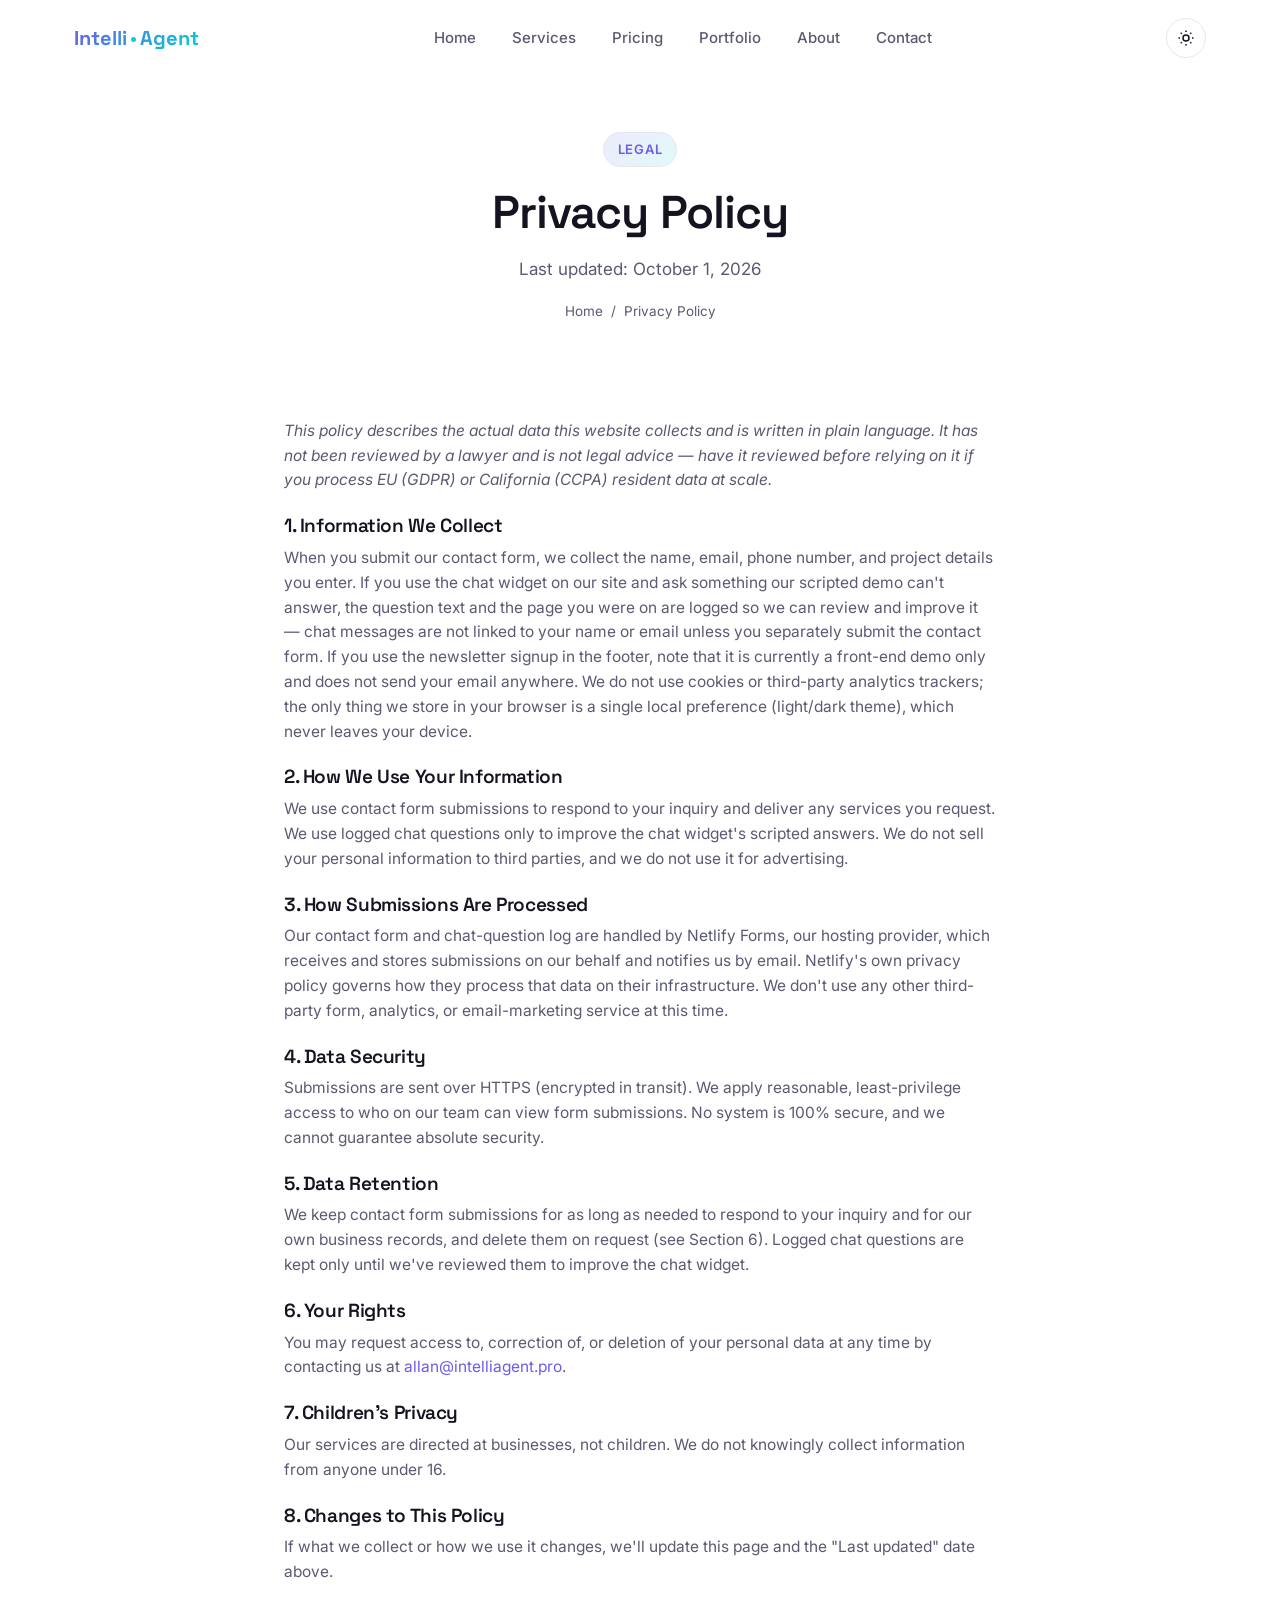
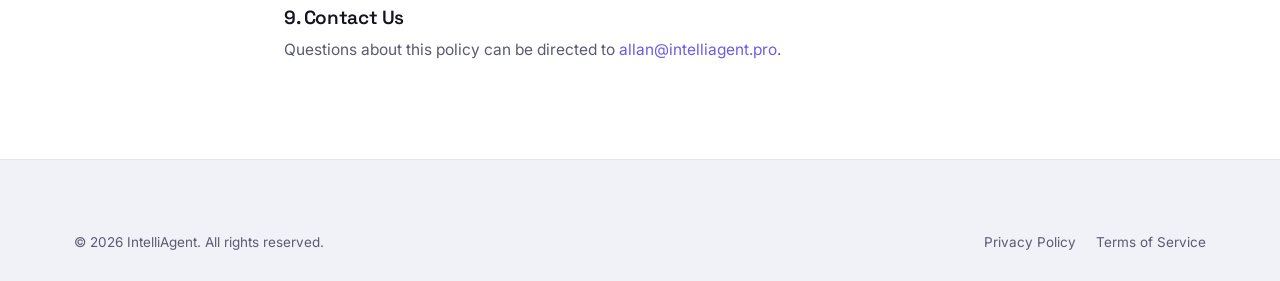
<file: privacy.html>
<!DOCTYPE html>
<html lang="en">
<head>
<meta charset="UTF-8">
<meta name="viewport" content="width=device-width, initial-scale=1.0">
<title>Privacy Policy | IntelliAgent</title>
<meta name="description" content="IntelliAgent's privacy policy — how we collect, use, and protect your information.">
<link rel="canonical" href="https://www.intelliagent.pro/privacy.html">
<link rel="icon" href="favicon.svg" type="image/svg+xml">
<link rel="preconnect" href="https://fonts.googleapis.com">
<link href="https://fonts.googleapis.com/css2?family=Inter:wght@400;500;600;700&family=Space+Grotesk:wght@500;600;700&display=swap" rel="stylesheet">
<link rel="stylesheet" href="css/style.css">
</head>
<body>
<a class="skip-link" href="#main">Skip to content</a>

<header class="site-header">
  <div class="container nav-inner">
    <a href="index.html" class="brand"><span class="gradient-text">Intelli<span class="brand-spark"></span>Agent</span></a>
    <nav class="nav-links" id="nav-links">
      <a href="index.html">Home</a>
      <a href="services.html">Services</a>
      <a href="pricing.html">Pricing</a>
      <a href="portfolio.html">Portfolio</a>
      <a href="about.html">About</a>
      <a href="contact.html">Contact</a>
    </nav>
    <div class="nav-actions">
      <button class="theme-toggle" data-theme-toggle aria-label="Toggle dark mode">
        <svg class="icon-sun" viewBox="0 0 24 24" fill="none" stroke="currentColor" stroke-width="2"><circle cx="12" cy="12" r="4"/><path d="M12 2v2M12 20v2M4.9 4.9l1.4 1.4M17.7 17.7l1.4 1.4M2 12h2M20 12h2M4.9 19.1l1.4-1.4M17.7 6.3l1.4-1.4"/></svg>
        <svg class="icon-moon" viewBox="0 0 24 24" fill="none" stroke="currentColor" stroke-width="2"><path d="M21 12.8A9 9 0 1111.2 3 7 7 0 0021 12.8z"/></svg>
      </button>
      <button class="nav-toggle" aria-label="Toggle menu" aria-expanded="false"><span></span><span></span><span></span></button>
    </div>
  </div>
</header>

<main id="main">
<section class="page-hero" style="padding-bottom:0;">
  <div class="container">
    <div class="section-tag">Legal</div>
    <h1>Privacy Policy</h1>
    <p>Last updated: October 1, 2026</p>
    <div class="breadcrumb"><a href="index.html">Home</a> / <span>Privacy Policy</span></div>
  </div>
</section>

<section>
  <div class="container" style="max-width:760px;">
    <div style="color:var(--text-muted);font-size:15.5px;display:flex;flex-direction:column;gap:22px;">
      <p><em>This policy describes the actual data this website collects and is written in plain language. It has not been reviewed by a lawyer and is not legal advice — have it reviewed before relying on it if you process EU (GDPR) or California (CCPA) resident data at scale.</em></p>

      <div>
        <h3 style="color:var(--text);font-size:19px;margin-bottom:8px;">1. Information We Collect</h3>
        <p>When you submit our contact form, we collect the name, email, phone number, and project details you enter. If you use the chat widget on our site and ask something our scripted demo can't answer, the question text and the page you were on are logged so we can review and improve it — chat messages are not linked to your name or email unless you separately submit the contact form. If you use the newsletter signup in the footer, note that it is currently a front-end demo only and does not send your email anywhere. We do not use cookies or third-party analytics trackers; the only thing we store in your browser is a single local preference (light/dark theme), which never leaves your device.</p>
      </div>
      <div>
        <h3 style="color:var(--text);font-size:19px;margin-bottom:8px;">2. How We Use Your Information</h3>
        <p>We use contact form submissions to respond to your inquiry and deliver any services you request. We use logged chat questions only to improve the chat widget's scripted answers. We do not sell your personal information to third parties, and we do not use it for advertising.</p>
      </div>
      <div>
        <h3 style="color:var(--text);font-size:19px;margin-bottom:8px;">3. How Submissions Are Processed</h3>
        <p>Our contact form and chat-question log are handled by Netlify Forms, our hosting provider, which receives and stores submissions on our behalf and notifies us by email. Netlify's own privacy policy governs how they process that data on their infrastructure. We don't use any other third-party form, analytics, or email-marketing service at this time.</p>
      </div>
      <div>
        <h3 style="color:var(--text);font-size:19px;margin-bottom:8px;">4. Data Security</h3>
        <p>Submissions are sent over HTTPS (encrypted in transit). We apply reasonable, least-privilege access to who on our team can view form submissions. No system is 100% secure, and we cannot guarantee absolute security.</p>
      </div>
      <div>
        <h3 style="color:var(--text);font-size:19px;margin-bottom:8px;">5. Data Retention</h3>
        <p>We keep contact form submissions for as long as needed to respond to your inquiry and for our own business records, and delete them on request (see Section 6). Logged chat questions are kept only until we've reviewed them to improve the chat widget.</p>
      </div>
      <div>
        <h3 style="color:var(--text);font-size:19px;margin-bottom:8px;">6. Your Rights</h3>
        <p>You may request access to, correction of, or deletion of your personal data at any time by contacting us at <a href="mailto:allan@intelliagent.pro" style="color:var(--primary);">allan@intelliagent.pro</a>.</p>
      </div>
      <div>
        <h3 style="color:var(--text);font-size:19px;margin-bottom:8px;">7. Children's Privacy</h3>
        <p>Our services are directed at businesses, not children. We do not knowingly collect information from anyone under 16.</p>
      </div>
      <div>
        <h3 style="color:var(--text);font-size:19px;margin-bottom:8px;">8. Changes to This Policy</h3>
        <p>If what we collect or how we use it changes, we'll update this page and the "Last updated" date above.</p>
      </div>
      <div>
        <h3 style="color:var(--text);font-size:19px;margin-bottom:8px;">9. Contact Us</h3>
        <p>Questions about this policy can be directed to <a href="mailto:allan@intelliagent.pro" style="color:var(--primary);">allan@intelliagent.pro</a>.</p>
      </div>
    </div>
  </div>
</section>
</main>

<footer class="site-footer">
  <div class="container">
    <div class="footer-bottom" style="border-top:none;padding-top:0;">
      <p>© <span data-year>2026</span> IntelliAgent. All rights reserved.</p>
      <div class="legal-links">
        <a href="privacy.html">Privacy Policy</a>
        <a href="terms.html">Terms of Service</a>
      </div>
    </div>
  </div>
</footer>

<button class="back-to-top" aria-label="Back to top"><svg viewBox="0 0 24 24" fill="none" stroke="currentColor" stroke-width="2"><path d="M12 19V5M5 12l7-7 7 7"/></svg></button>
<script src="js/main.js"></script>
</body>
</html>
</file>
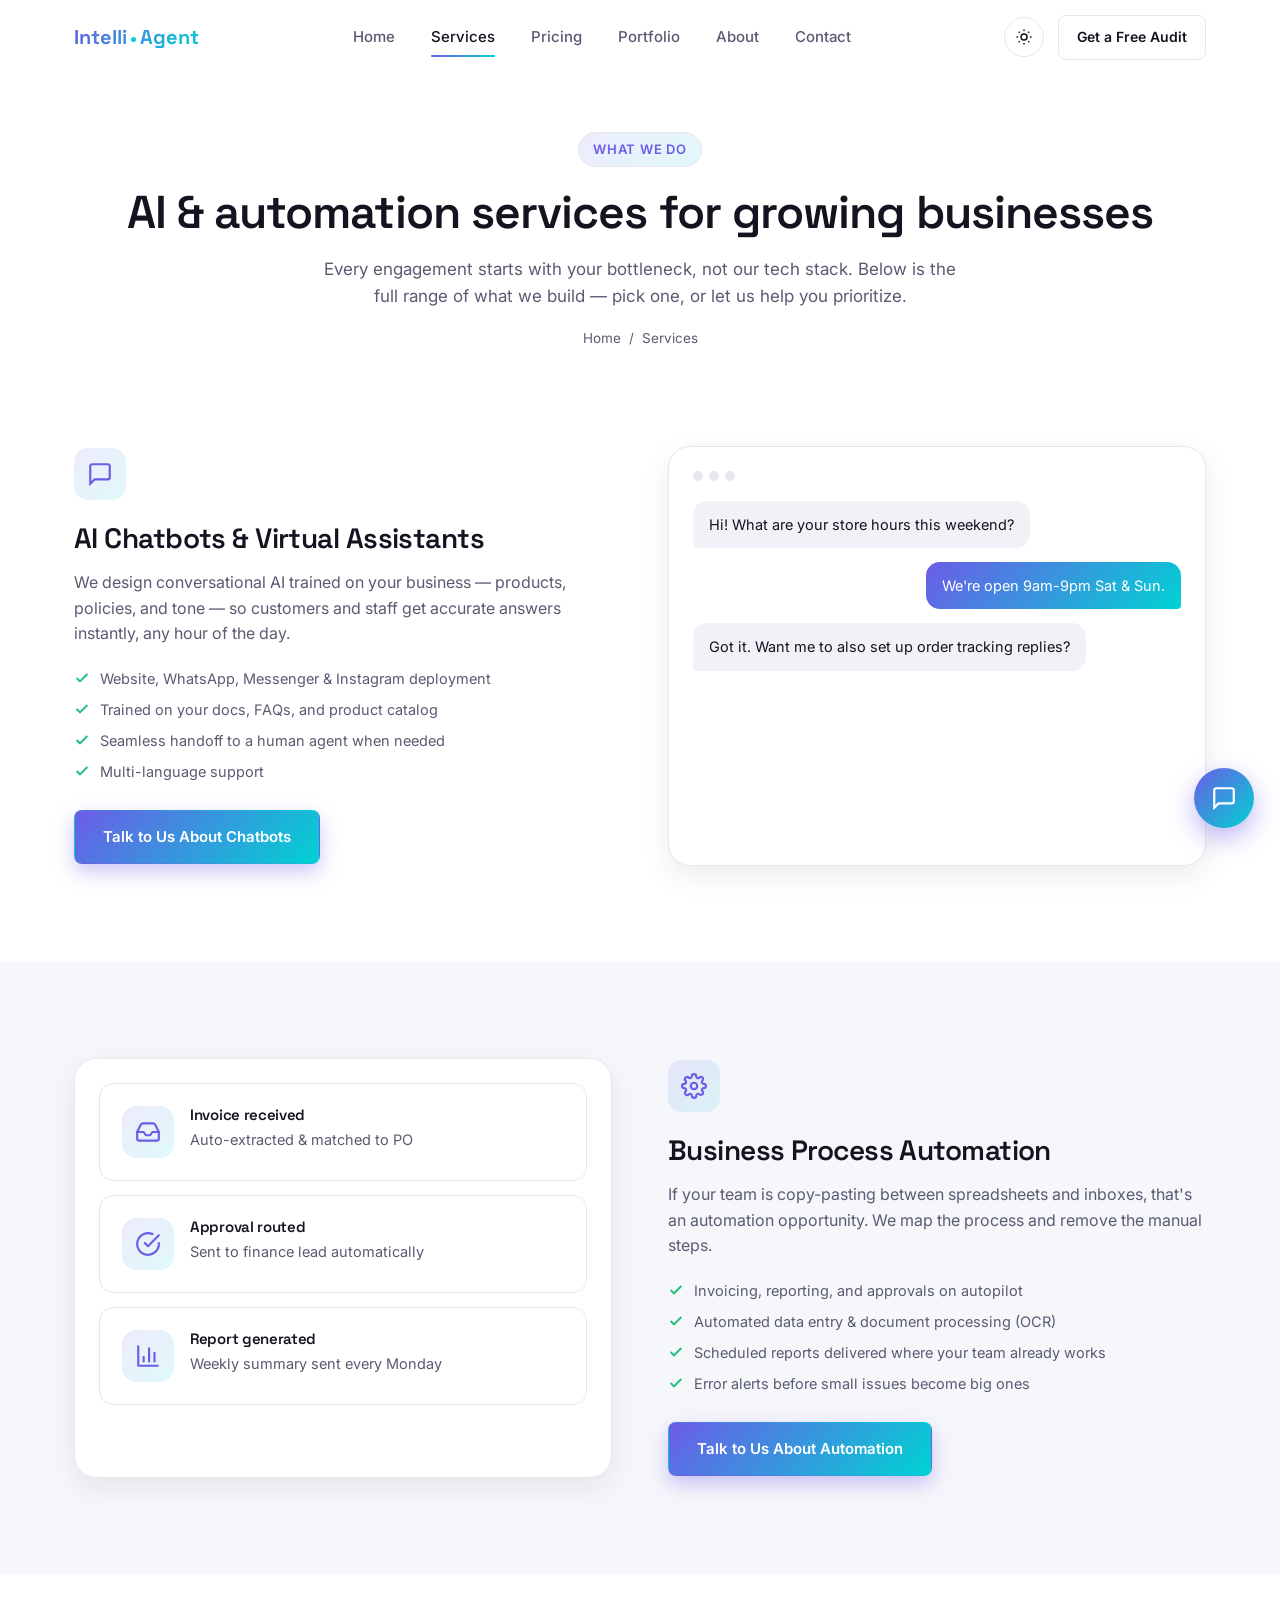
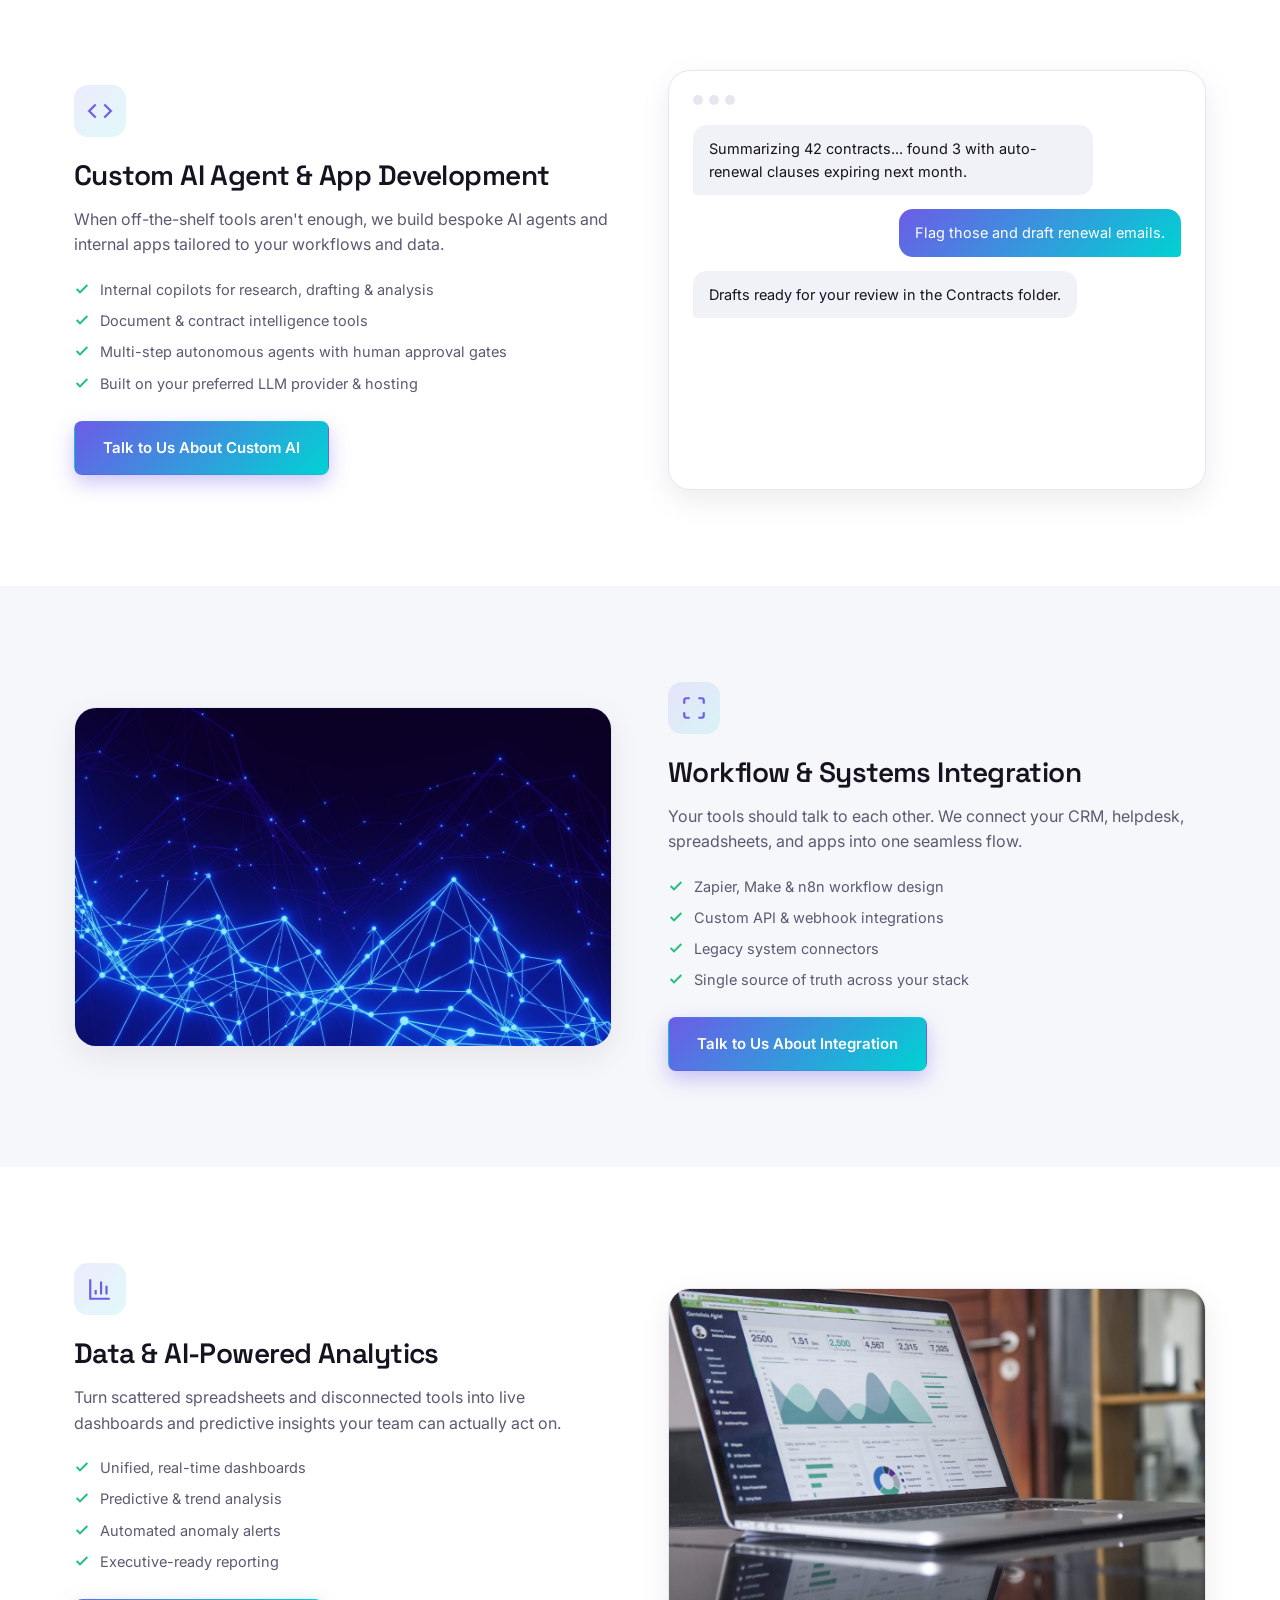
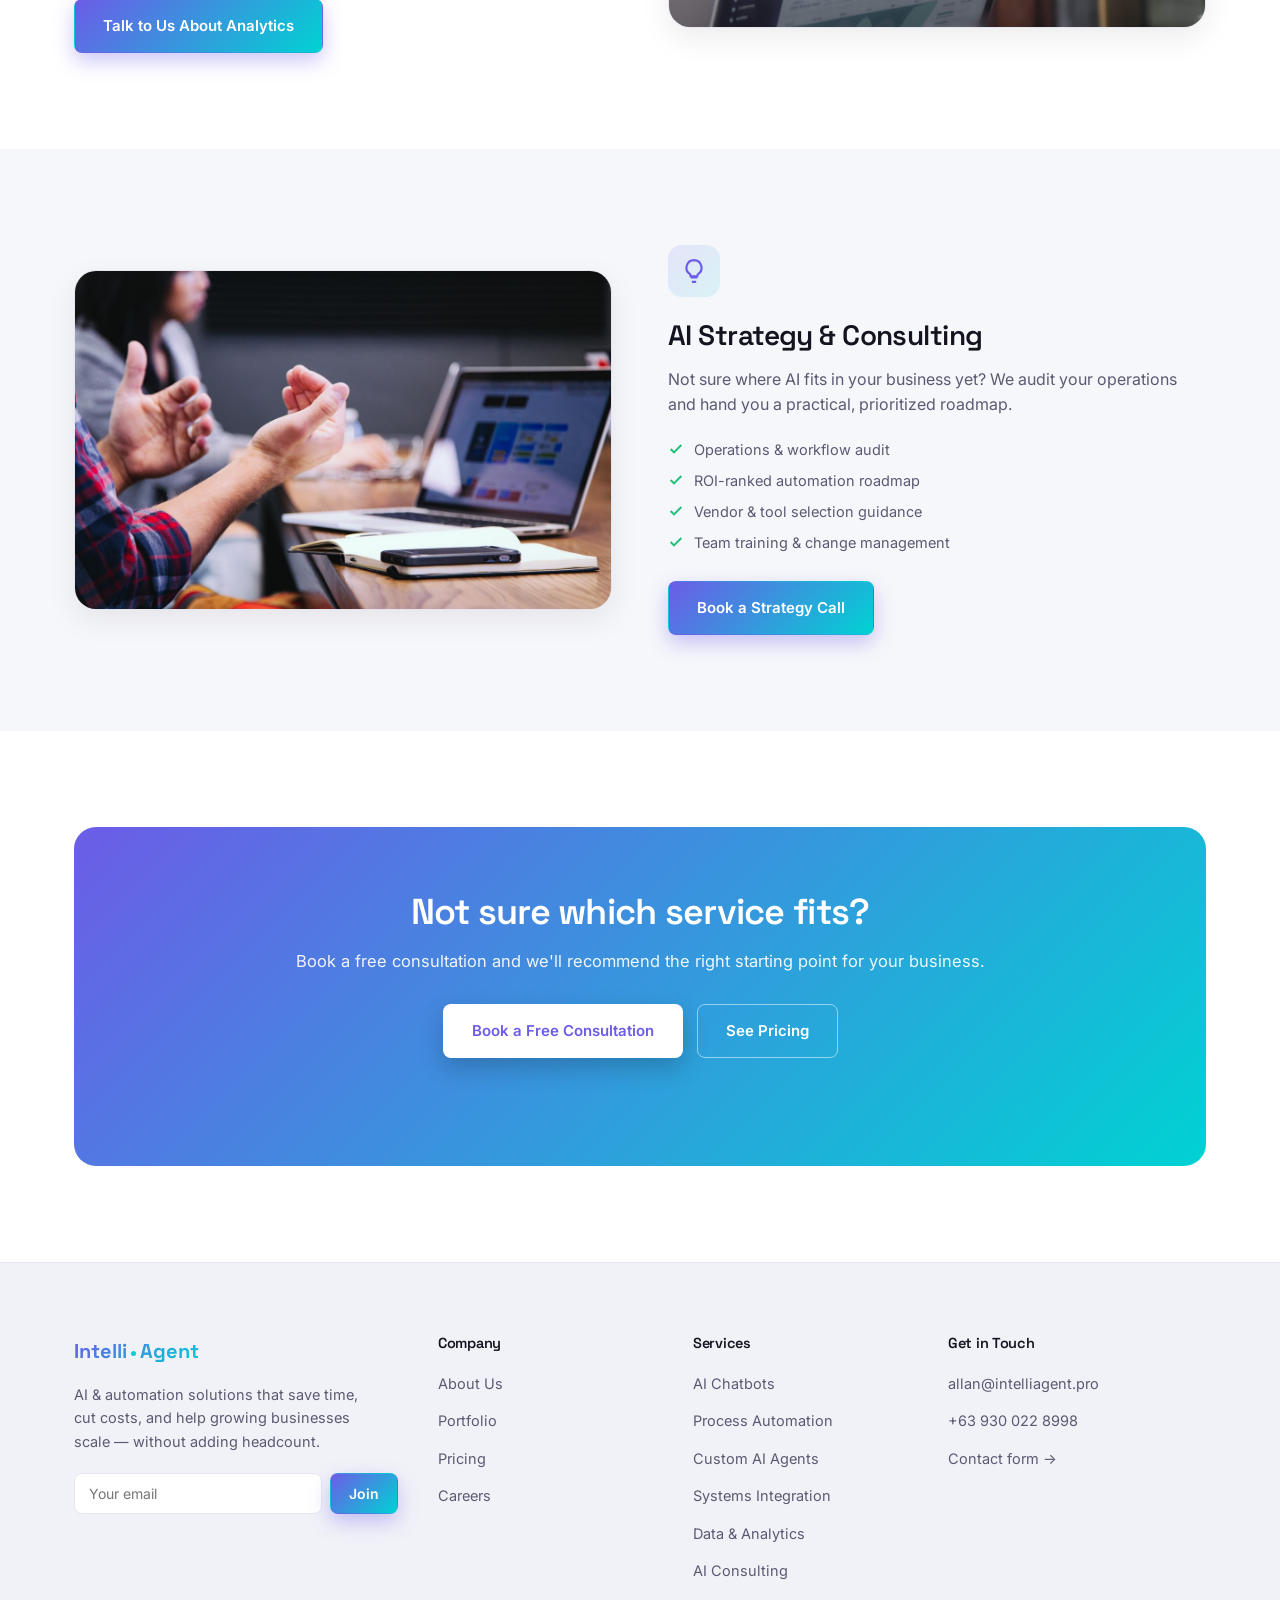
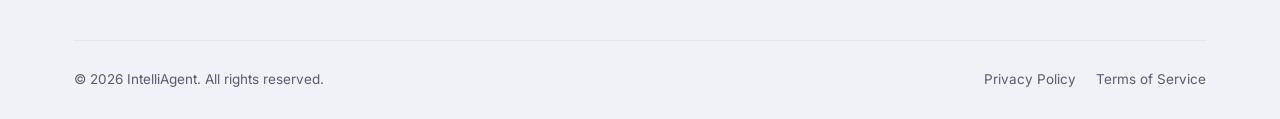
<file: services.html>
<!DOCTYPE html>
<html lang="en">
<head>
<meta charset="UTF-8">
<meta name="viewport" content="width=device-width, initial-scale=1.0">
<title>Services — AI Chatbots, Automation &amp; Custom AI Agents | IntelliAgent</title>
<meta name="description" content="Explore IntelliAgent's AI & automation services: chatbots, business process automation, custom AI agents, systems integration, analytics, and consulting.">
<link rel="canonical" href="https://www.intelliagent.pro/services.html">
<meta property="og:type" content="website">
<meta property="og:title" content="Services | IntelliAgent">
<meta property="og:description" content="AI chatbots, business process automation, custom AI agents, systems integration, analytics, and consulting.">
<meta property="og:image" content="https://www.intelliagent.pro/assets/images/og-image.jpg">
<link rel="icon" href="favicon.svg" type="image/svg+xml">
<link rel="preconnect" href="https://fonts.googleapis.com">
<link href="https://fonts.googleapis.com/css2?family=Inter:wght@400;500;600;700&family=Space+Grotesk:wght@500;600;700&display=swap" rel="stylesheet">
<link rel="stylesheet" href="css/style.css">
<script type="application/ld+json">
{
  "@context": "https://schema.org",
  "@type": "ItemList",
  "itemListElement": [
    { "@type": "Service", "position": 1, "name": "AI Chatbots & Virtual Assistants", "description": "Custom-trained chatbots for sales, support, and internal knowledge, deployable on your website, WhatsApp, Messenger, and Instagram.", "url": "https://www.intelliagent.pro/services.html#chatbots", "areaServed": "Worldwide", "provider": { "@type": "Organization", "name": "IntelliAgent", "url": "https://www.intelliagent.pro/" } },
    { "@type": "Service", "position": 2, "name": "Business Process Automation", "description": "Automating repetitive, rule-based work such as invoicing, reporting, approvals, and document processing.", "url": "https://www.intelliagent.pro/services.html#automation", "areaServed": "Worldwide", "provider": { "@type": "Organization", "name": "IntelliAgent", "url": "https://www.intelliagent.pro/" } },
    { "@type": "Service", "position": 3, "name": "Custom AI Agent & App Development", "description": "Bespoke AI-powered tools and agents built on your data, including internal copilots, document intelligence, and multi-step agents.", "url": "https://www.intelliagent.pro/services.html#agents", "areaServed": "Worldwide", "provider": { "@type": "Organization", "name": "IntelliAgent", "url": "https://www.intelliagent.pro/" } },
    { "@type": "Service", "position": 4, "name": "Workflow & Systems Integration", "description": "Connecting CRMs, helpdesks, spreadsheets, and apps using Zapier, Make, n8n, or custom APIs and webhooks.", "url": "https://www.intelliagent.pro/services.html#integration", "areaServed": "Worldwide", "provider": { "@type": "Organization", "name": "IntelliAgent", "url": "https://www.intelliagent.pro/" } },
    { "@type": "Service", "position": 5, "name": "Data & AI-Powered Analytics", "description": "Turning scattered data into live dashboards, predictive insights, and automated anomaly alerts.", "url": "https://www.intelliagent.pro/services.html#analytics", "areaServed": "Worldwide", "provider": { "@type": "Organization", "name": "IntelliAgent", "url": "https://www.intelliagent.pro/" } },
    { "@type": "Service", "position": 6, "name": "AI Strategy & Consulting", "description": "Auditing operations and mapping a practical, ROI-ranked AI adoption roadmap, including vendor and tool selection.", "url": "https://www.intelliagent.pro/services.html#consulting", "areaServed": "Worldwide", "provider": { "@type": "Organization", "name": "IntelliAgent", "url": "https://www.intelliagent.pro/" } }
  ]
}
</script>
</head>
<body>
<a class="skip-link" href="#main">Skip to content</a>

<header class="site-header">
  <div class="container nav-inner">
    <a href="index.html" class="brand"><span class="gradient-text">Intelli<span class="brand-spark"></span>Agent</span></a>
    <nav class="nav-links" id="nav-links">
      <a href="index.html">Home</a>
      <a href="services.html">Services</a>
      <a href="pricing.html">Pricing</a>
      <a href="portfolio.html">Portfolio</a>
      <a href="about.html">About</a>
      <a href="contact.html">Contact</a>
    </nav>
    <div class="nav-actions">
      <button class="theme-toggle" data-theme-toggle aria-label="Toggle dark mode">
        <svg class="icon-sun" viewBox="0 0 24 24" fill="none" stroke="currentColor" stroke-width="2"><circle cx="12" cy="12" r="4"/><path d="M12 2v2M12 20v2M4.9 4.9l1.4 1.4M17.7 17.7l1.4 1.4M2 12h2M20 12h2M4.9 19.1l1.4-1.4M17.7 6.3l1.4-1.4"/></svg>
        <svg class="icon-moon" viewBox="0 0 24 24" fill="none" stroke="currentColor" stroke-width="2"><path d="M21 12.8A9 9 0 1111.2 3 7 7 0 0021 12.8z"/></svg>
      </button>
      <a href="contact.html" class="btn btn-outline btn-sm desktop-only">Get a Free Audit</a>
      <button class="nav-toggle" aria-label="Toggle menu" aria-expanded="false"><span></span><span></span><span></span></button>
    </div>
  </div>
</header>

<main id="main">

<section class="page-hero">
  <div class="container">
    <div class="section-tag">What We Do</div>
    <h1>AI &amp; automation services for growing businesses</h1>
    <p>Every engagement starts with your bottleneck, not our tech stack. Below is the full range of what we build — pick one, or let us help you prioritize.</p>
    <div class="breadcrumb"><a href="index.html">Home</a> / <span>Services</span></div>
  </div>
</section>

<section id="chatbots" style="padding-top:40px;">
  <div class="container two-col">
    <div class="reveal">
      <div class="icon-box"><svg viewBox="0 0 24 24" fill="none" stroke="currentColor" stroke-width="2"><path d="M21 15a2 2 0 01-2 2H7l-4 4V5a2 2 0 012-2h14a2 2 0 012 2z"/></svg></div>
      <h2 style="font-size:28px;margin-bottom:14px;">AI Chatbots &amp; Virtual Assistants</h2>
      <p style="color:var(--text-muted);font-size:16px;margin-bottom:20px;">We design conversational AI trained on your business — products, policies, and tone — so customers and staff get accurate answers instantly, any hour of the day.</p>
      <ul class="feature-list">
        <li><svg viewBox="0 0 24 24" fill="none" stroke="currentColor" stroke-width="3"><path d="M20 6L9 17l-5-5"/></svg>Website, WhatsApp, Messenger &amp; Instagram deployment</li>
        <li><svg viewBox="0 0 24 24" fill="none" stroke="currentColor" stroke-width="3"><path d="M20 6L9 17l-5-5"/></svg>Trained on your docs, FAQs, and product catalog</li>
        <li><svg viewBox="0 0 24 24" fill="none" stroke="currentColor" stroke-width="3"><path d="M20 6L9 17l-5-5"/></svg>Seamless handoff to a human agent when needed</li>
        <li><svg viewBox="0 0 24 24" fill="none" stroke="currentColor" stroke-width="3"><path d="M20 6L9 17l-5-5"/></svg>Multi-language support</li>
      </ul>
      <a href="contact.html" class="btn btn-primary" style="margin-top:26px;">Talk to Us About Chatbots</a>
    </div>
    <div class="hero-visual reveal">
      <div class="chat-mock">
        <div class="bar"><span></span><span></span><span></span></div>
        <div class="bubble bot">Hi! What are your store hours this weekend?</div>
        <div class="bubble user">We're open 9am-9pm Sat & Sun.</div>
        <div class="bubble bot">Got it. Want me to also set up order tracking replies?</div>
      </div>
    </div>
  </div>
</section>

<section id="automation" style="background:var(--bg-alt);">
  <div class="container two-col">
    <div class="reveal" style="order:2;">
      <div class="icon-box"><svg viewBox="0 0 24 24" fill="none" stroke="currentColor" stroke-width="2"><circle cx="12" cy="12" r="3"/><path d="M19.4 15a1.65 1.65 0 00.33 1.82l.06.06a2 2 0 11-2.83 2.83l-.06-.06a1.65 1.65 0 00-1.82-.33 1.65 1.65 0 00-1 1.51V21a2 2 0 01-4 0v-.09A1.65 1.65 0 009 19.4a1.65 1.65 0 00-1.82.33l-.06.06a2 2 0 11-2.83-2.83l.06-.06A1.65 1.65 0 004.6 15a1.65 1.65 0 00-1.51-1H3a2 2 0 010-4h.09A1.65 1.65 0 004.6 9a1.65 1.65 0 00-.33-1.82l-.06-.06a2 2 0 112.83-2.83l.06.06A1.65 1.65 0 009 4.6a1.65 1.65 0 001-1.51V3a2 2 0 014 0v.09c0 .68.39 1.3 1 1.51.66.28 1.42.13 1.92-.37l.06-.06a2 2 0 112.83 2.83l-.06.06c-.5.5-.65 1.26-.37 1.92.21.61.83 1 1.51 1H21a2 2 0 010 4h-.09c-.68 0-1.3.39-1.51 1z"/></svg></div>
      <h2 style="font-size:28px;margin-bottom:14px;">Business Process Automation</h2>
      <p style="color:var(--text-muted);font-size:16px;margin-bottom:20px;">If your team is copy-pasting between spreadsheets and inboxes, that's an automation opportunity. We map the process and remove the manual steps.</p>
      <ul class="feature-list">
        <li><svg viewBox="0 0 24 24" fill="none" stroke="currentColor" stroke-width="3"><path d="M20 6L9 17l-5-5"/></svg>Invoicing, reporting, and approvals on autopilot</li>
        <li><svg viewBox="0 0 24 24" fill="none" stroke="currentColor" stroke-width="3"><path d="M20 6L9 17l-5-5"/></svg>Automated data entry &amp; document processing (OCR)</li>
        <li><svg viewBox="0 0 24 24" fill="none" stroke="currentColor" stroke-width="3"><path d="M20 6L9 17l-5-5"/></svg>Scheduled reports delivered where your team already works</li>
        <li><svg viewBox="0 0 24 24" fill="none" stroke="currentColor" stroke-width="3"><path d="M20 6L9 17l-5-5"/></svg>Error alerts before small issues become big ones</li>
      </ul>
      <a href="contact.html" class="btn btn-primary" style="margin-top:26px;">Talk to Us About Automation</a>
    </div>
    <div class="hero-visual reveal" style="order:1;">
      <div style="display:flex;flex-direction:column;gap:14px;">
        <div class="contact-info-card"><div class="icon-box" style="margin-bottom:0;"><svg viewBox="0 0 24 24" fill="none" stroke="currentColor" stroke-width="2" stroke-linecap="round" stroke-linejoin="round"><path d="M22 12h-6l-2 3h-4l-2-3H2"/><path d="M5.45 5.11L2 12v6a2 2 0 002 2h16a2 2 0 002-2v-6l-3.45-6.89A2 2 0 0016.76 4H7.24a2 2 0 00-1.79 1.11z"/></svg></div><div><h4>Invoice received</h4><p>Auto-extracted &amp; matched to PO</p></div></div>
        <div class="contact-info-card"><div class="icon-box" style="margin-bottom:0;"><svg viewBox="0 0 24 24" fill="none" stroke="currentColor" stroke-width="2" stroke-linecap="round" stroke-linejoin="round"><path d="M22 11.08V12a10 10 0 11-5.93-9.14"/><path d="M22 4L12 14.01l-3-3"/></svg></div><div><h4>Approval routed</h4><p>Sent to finance lead automatically</p></div></div>
        <div class="contact-info-card"><div class="icon-box" style="margin-bottom:0;"><svg viewBox="0 0 24 24" fill="none" stroke="currentColor" stroke-width="2" stroke-linecap="round" stroke-linejoin="round"><path d="M3 3v18h18M18 17V9M13 17V5M8 17v-4"/></svg></div><div><h4>Report generated</h4><p>Weekly summary sent every Monday</p></div></div>
      </div>
    </div>
  </div>
</section>

<section id="agents">
  <div class="container two-col">
    <div class="reveal">
      <div class="icon-box"><svg viewBox="0 0 24 24" fill="none" stroke="currentColor" stroke-width="2"><path d="M16 18l6-6-6-6M8 6l-6 6 6 6"/></svg></div>
      <h2 style="font-size:28px;margin-bottom:14px;">Custom AI Agent &amp; App Development</h2>
      <p style="color:var(--text-muted);font-size:16px;margin-bottom:20px;">When off-the-shelf tools aren't enough, we build bespoke AI agents and internal apps tailored to your workflows and data.</p>
      <ul class="feature-list">
        <li><svg viewBox="0 0 24 24" fill="none" stroke="currentColor" stroke-width="3"><path d="M20 6L9 17l-5-5"/></svg>Internal copilots for research, drafting &amp; analysis</li>
        <li><svg viewBox="0 0 24 24" fill="none" stroke="currentColor" stroke-width="3"><path d="M20 6L9 17l-5-5"/></svg>Document &amp; contract intelligence tools</li>
        <li><svg viewBox="0 0 24 24" fill="none" stroke="currentColor" stroke-width="3"><path d="M20 6L9 17l-5-5"/></svg>Multi-step autonomous agents with human approval gates</li>
        <li><svg viewBox="0 0 24 24" fill="none" stroke="currentColor" stroke-width="3"><path d="M20 6L9 17l-5-5"/></svg>Built on your preferred LLM provider &amp; hosting</li>
      </ul>
      <a href="contact.html" class="btn btn-primary" style="margin-top:26px;">Talk to Us About Custom AI</a>
    </div>
    <div class="hero-visual reveal">
      <div class="chat-mock">
        <div class="bar"><span></span><span></span><span></span></div>
        <div class="bubble bot">Summarizing 42 contracts... found 3 with auto-renewal clauses expiring next month.</div>
        <div class="bubble user">Flag those and draft renewal emails.</div>
        <div class="bubble bot">Drafts ready for your review in the Contracts folder.</div>
      </div>
    </div>
  </div>
</section>

<section id="integration" style="background:var(--bg-alt);">
  <div class="container two-col">
    <div class="reveal" style="order:2;">
      <div class="icon-box"><svg viewBox="0 0 24 24" fill="none" stroke="currentColor" stroke-width="2"><path d="M8 3H5a2 2 0 00-2 2v3m18 0V5a2 2 0 00-2-2h-3m0 18h3a2 2 0 002-2v-3M3 16v3a2 2 0 002 2h3"/></svg></div>
      <h2 style="font-size:28px;margin-bottom:14px;">Workflow &amp; Systems Integration</h2>
      <p style="color:var(--text-muted);font-size:16px;margin-bottom:20px;">Your tools should talk to each other. We connect your CRM, helpdesk, spreadsheets, and apps into one seamless flow.</p>
      <ul class="feature-list">
        <li><svg viewBox="0 0 24 24" fill="none" stroke="currentColor" stroke-width="3"><path d="M20 6L9 17l-5-5"/></svg>Zapier, Make &amp; n8n workflow design</li>
        <li><svg viewBox="0 0 24 24" fill="none" stroke="currentColor" stroke-width="3"><path d="M20 6L9 17l-5-5"/></svg>Custom API &amp; webhook integrations</li>
        <li><svg viewBox="0 0 24 24" fill="none" stroke="currentColor" stroke-width="3"><path d="M20 6L9 17l-5-5"/></svg>Legacy system connectors</li>
        <li><svg viewBox="0 0 24 24" fill="none" stroke="currentColor" stroke-width="3"><path d="M20 6L9 17l-5-5"/></svg>Single source of truth across your stack</li>
      </ul>
      <a href="contact.html" class="btn btn-primary" style="margin-top:26px;">Talk to Us About Integration</a>
    </div>
    <div class="photo-visual reveal" style="order:1;">
      <img src="assets/images/service-integration.jpg" alt="Abstract visualization of connected systems and data networks" loading="lazy">
    </div>
  </div>
</section>

<section id="analytics">
  <div class="container two-col">
    <div class="reveal">
      <div class="icon-box"><svg viewBox="0 0 24 24" fill="none" stroke="currentColor" stroke-width="2"><path d="M3 3v18h18M18 17V9M13 17V5M8 17v-4"/></svg></div>
      <h2 style="font-size:28px;margin-bottom:14px;">Data &amp; AI-Powered Analytics</h2>
      <p style="color:var(--text-muted);font-size:16px;margin-bottom:20px;">Turn scattered spreadsheets and disconnected tools into live dashboards and predictive insights your team can actually act on.</p>
      <ul class="feature-list">
        <li><svg viewBox="0 0 24 24" fill="none" stroke="currentColor" stroke-width="3"><path d="M20 6L9 17l-5-5"/></svg>Unified, real-time dashboards</li>
        <li><svg viewBox="0 0 24 24" fill="none" stroke="currentColor" stroke-width="3"><path d="M20 6L9 17l-5-5"/></svg>Predictive &amp; trend analysis</li>
        <li><svg viewBox="0 0 24 24" fill="none" stroke="currentColor" stroke-width="3"><path d="M20 6L9 17l-5-5"/></svg>Automated anomaly alerts</li>
        <li><svg viewBox="0 0 24 24" fill="none" stroke="currentColor" stroke-width="3"><path d="M20 6L9 17l-5-5"/></svg>Executive-ready reporting</li>
      </ul>
      <a href="contact.html" class="btn btn-primary" style="margin-top:26px;">Talk to Us About Analytics</a>
    </div>
    <div class="photo-visual reveal" style="order:1;">
      <img src="assets/images/service-analytics.jpg" alt="Data analytics dashboard with charts and performance graphs" loading="lazy">
    </div>
  </div>
</section>

<section id="consulting" style="background:var(--bg-alt);">
  <div class="container two-col">
    <div class="reveal" style="order:2;">
      <div class="icon-box"><svg viewBox="0 0 24 24" fill="none" stroke="currentColor" stroke-width="2"><path d="M9 18h6M10 22h4M12 2a7 7 0 00-4 12.7c.6.5 1 1.3 1 2.1v.2h6v-.2c0-.8.4-1.6 1-2.1A7 7 0 0012 2z"/></svg></div>
      <h2 style="font-size:28px;margin-bottom:14px;">AI Strategy &amp; Consulting</h2>
      <p style="color:var(--text-muted);font-size:16px;margin-bottom:20px;">Not sure where AI fits in your business yet? We audit your operations and hand you a practical, prioritized roadmap.</p>
      <ul class="feature-list">
        <li><svg viewBox="0 0 24 24" fill="none" stroke="currentColor" stroke-width="3"><path d="M20 6L9 17l-5-5"/></svg>Operations &amp; workflow audit</li>
        <li><svg viewBox="0 0 24 24" fill="none" stroke="currentColor" stroke-width="3"><path d="M20 6L9 17l-5-5"/></svg>ROI-ranked automation roadmap</li>
        <li><svg viewBox="0 0 24 24" fill="none" stroke="currentColor" stroke-width="3"><path d="M20 6L9 17l-5-5"/></svg>Vendor &amp; tool selection guidance</li>
        <li><svg viewBox="0 0 24 24" fill="none" stroke="currentColor" stroke-width="3"><path d="M20 6L9 17l-5-5"/></svg>Team training &amp; change management</li>
      </ul>
      <a href="contact.html" class="btn btn-primary" style="margin-top:26px;">Book a Strategy Call</a>
    </div>
    <div class="photo-visual reveal" style="order:1;">
      <img src="assets/images/service-consulting.jpg" alt="Consultants discussing AI strategy and business planning" loading="lazy">
    </div>
  </div>
</section>

<section>
  <div class="container">
    <div class="cta-band reveal">
      <h2>Not sure which service fits?</h2>
      <p>Book a free consultation and we'll recommend the right starting point for your business.</p>
      <div class="hero-cta" style="justify-content:center;">
        <a href="contact.html" class="btn btn-primary">Book a Free Consultation</a>
        <a href="pricing.html" class="btn btn-outline">See Pricing</a>
      </div>
    </div>
  </div>
</section>

</main>

<footer class="site-footer">
  <div class="container">
    <div class="footer-grid">
      <div class="footer-brand">
        <a href="index.html" class="brand"><span class="gradient-text">Intelli<span class="brand-spark"></span>Agent</span></a>
        <p>AI &amp; automation solutions that save time, cut costs, and help growing businesses scale — without adding headcount.</p>
        <form class="newsletter-form">
          <input type="email" placeholder="Your email" required aria-label="Email for newsletter">
          <button type="submit" class="btn btn-primary btn-sm">Join</button>
        </form>
      </div>
      <div>
        <h5>Company</h5>
        <ul>
          <li><a href="about.html">About Us</a></li>
          <li><a href="portfolio.html">Portfolio</a></li>
          <li><a href="pricing.html">Pricing</a></li>
          <li><a href="contact.html">Careers</a></li>
        </ul>
      </div>
      <div>
        <h5>Services</h5>
        <ul>
          <li><a href="services.html#chatbots">AI Chatbots</a></li>
          <li><a href="services.html#automation">Process Automation</a></li>
          <li><a href="services.html#agents">Custom AI Agents</a></li>
          <li><a href="services.html#integration">Systems Integration</a></li>
          <li><a href="services.html#analytics">Data &amp; Analytics</a></li>
          <li><a href="services.html#consulting">AI Consulting</a></li>
        </ul>
      </div>
      <div>
        <h5>Get in Touch</h5>
        <ul>
          <li><a href="mailto:allan@intelliagent.pro">allan@intelliagent.pro</a></li>
          <li><a href="tel:+639300228998">+63 930 022 8998</a></li>
          <li><a href="contact.html">Contact form →</a></li>
        </ul>
      </div>
    </div>
    <div class="footer-bottom">
      <p>© <span data-year>2026</span> IntelliAgent. All rights reserved.</p>
      <div class="legal-links">
        <a href="privacy.html">Privacy Policy</a>
        <a href="terms.html">Terms of Service</a>
      </div>
    </div>
  </div>
</footer>

<button class="chat-widget-btn" aria-label="Open chat"><svg viewBox="0 0 24 24" fill="none" stroke="currentColor" stroke-width="2"><path d="M21 15a2 2 0 01-2 2H7l-4 4V5a2 2 0 012-2h14a2 2 0 012 2z"/></svg></button>
<div class="chat-panel">
  <div class="chat-panel-head">
    <div><span class="dot"></span> IntelliAgent Assistant</div>
    <button data-chat-close aria-label="Close chat">✕</button>
  </div>
  <div class="chat-panel-body">
    <div class="bubble bot">👋 Hi! This is a live demo of the kind of assistant we build. Ask me anything about our services.</div>
  </div>
  <form class="chat-panel-foot">
    <input type="text" placeholder="Type a message..." aria-label="Chat message">
    <button type="submit" aria-label="Send"><svg viewBox="0 0 24 24" fill="none" stroke="currentColor" stroke-width="2"><path d="M22 2L11 13M22 2l-7 20-4-9-9-4z"/></svg></button>
  </form>
</div>

<!-- Hidden so Netlify registers "chat-log": logs chat questions the
     demo widget couldn't match a rule for, so they can be reviewed
     and turned into new demoRules later. See js/main.js matchReply(). -->
<form name="chat-log" data-netlify="true" netlify-honeypot="bot-field" hidden>
  <input type="hidden" name="form-name" value="chat-log">
  <input type="text" name="question">
  <input type="text" name="page">
  <input name="bot-field">
</form>

<button class="back-to-top" aria-label="Back to top"><svg viewBox="0 0 24 24" fill="none" stroke="currentColor" stroke-width="2"><path d="M12 19V5M5 12l7-7 7 7"/></svg></button>

<script src="js/main.js"></script>
</body>
</html>
</file>
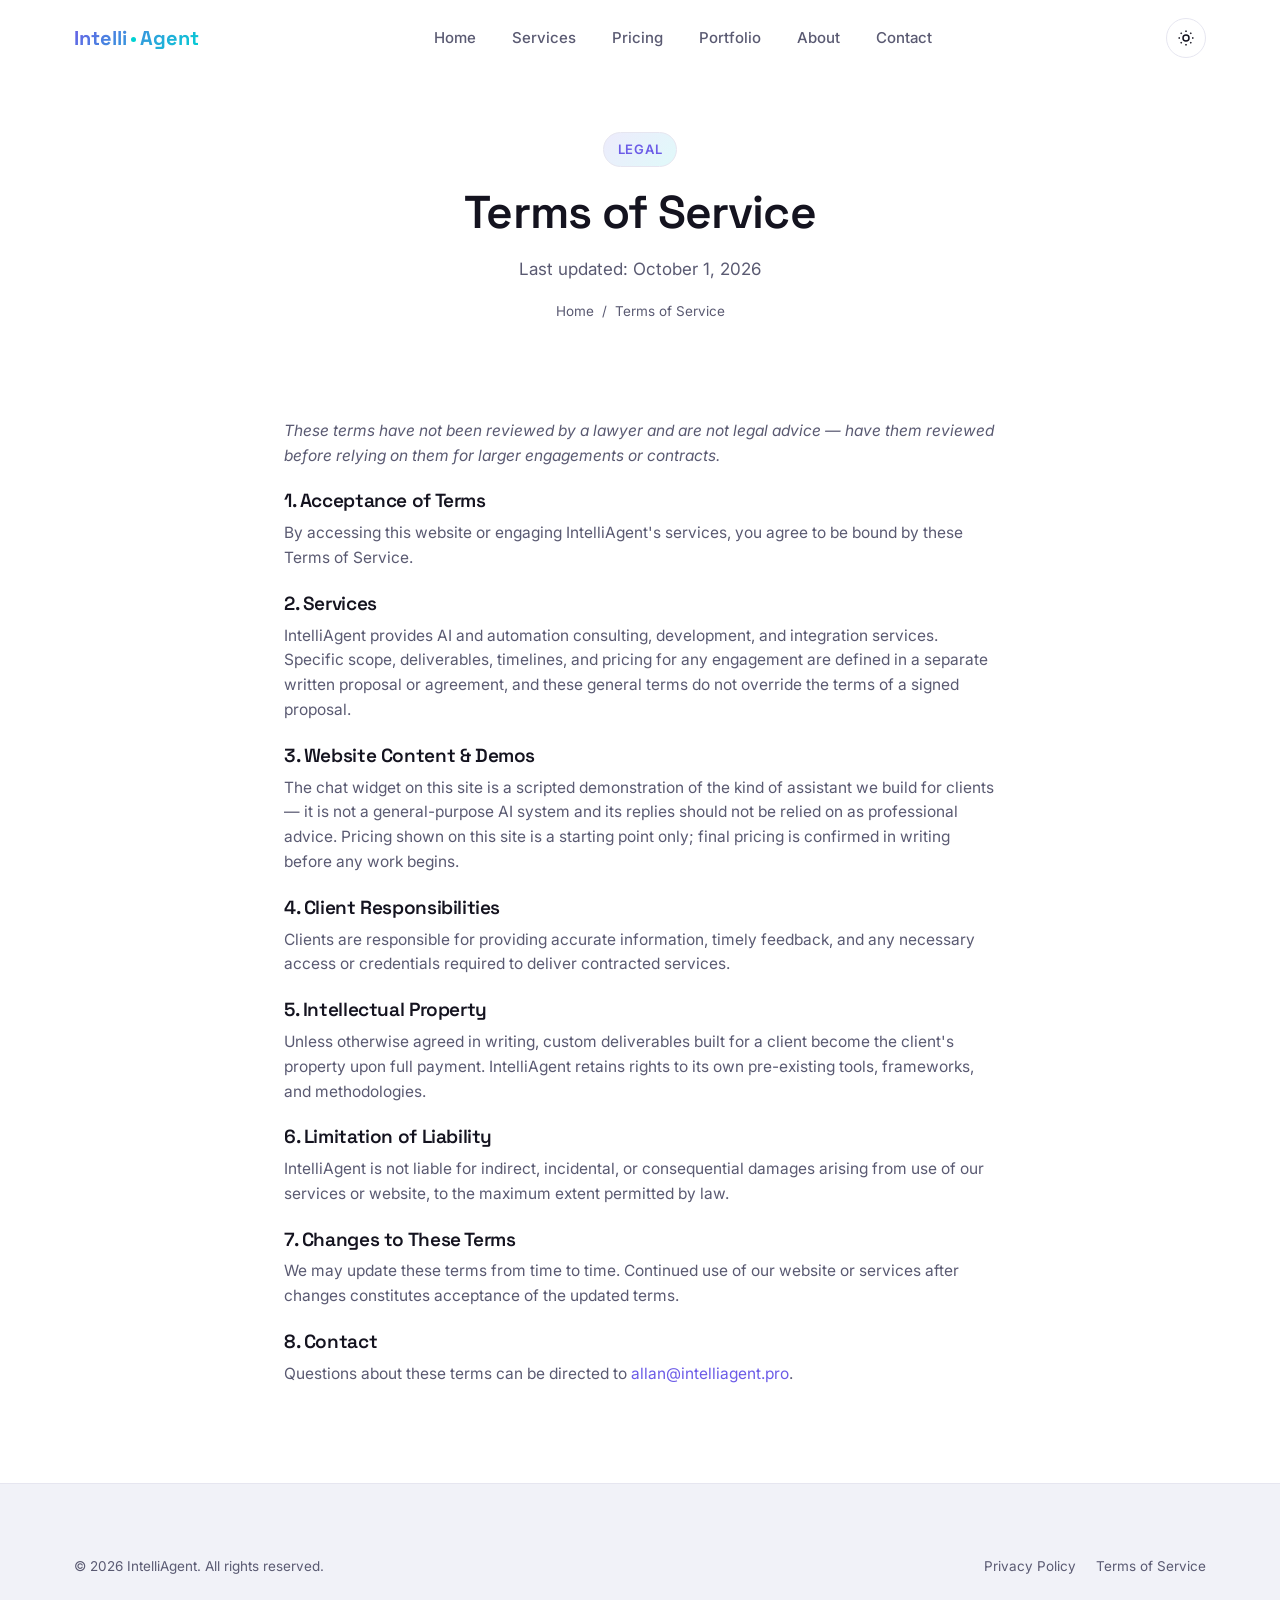
<file: terms.html>
<!DOCTYPE html>
<html lang="en">
<head>
<meta charset="UTF-8">
<meta name="viewport" content="width=device-width, initial-scale=1.0">
<title>Terms of Service | IntelliAgent</title>
<meta name="description" content="IntelliAgent's terms of service governing use of our website and engagement of our AI and automation services.">
<link rel="canonical" href="https://www.intelliagent.pro/terms.html">
<link rel="icon" href="favicon.svg" type="image/svg+xml">
<link rel="preconnect" href="https://fonts.googleapis.com">
<link href="https://fonts.googleapis.com/css2?family=Inter:wght@400;500;600;700&family=Space+Grotesk:wght@500;600;700&display=swap" rel="stylesheet">
<link rel="stylesheet" href="css/style.css">
</head>
<body>
<a class="skip-link" href="#main">Skip to content</a>

<header class="site-header">
  <div class="container nav-inner">
    <a href="index.html" class="brand"><span class="gradient-text">Intelli<span class="brand-spark"></span>Agent</span></a>
    <nav class="nav-links" id="nav-links">
      <a href="index.html">Home</a>
      <a href="services.html">Services</a>
      <a href="pricing.html">Pricing</a>
      <a href="portfolio.html">Portfolio</a>
      <a href="about.html">About</a>
      <a href="contact.html">Contact</a>
    </nav>
    <div class="nav-actions">
      <button class="theme-toggle" data-theme-toggle aria-label="Toggle dark mode">
        <svg class="icon-sun" viewBox="0 0 24 24" fill="none" stroke="currentColor" stroke-width="2"><circle cx="12" cy="12" r="4"/><path d="M12 2v2M12 20v2M4.9 4.9l1.4 1.4M17.7 17.7l1.4 1.4M2 12h2M20 12h2M4.9 19.1l1.4-1.4M17.7 6.3l1.4-1.4"/></svg>
        <svg class="icon-moon" viewBox="0 0 24 24" fill="none" stroke="currentColor" stroke-width="2"><path d="M21 12.8A9 9 0 1111.2 3 7 7 0 0021 12.8z"/></svg>
      </button>
      <button class="nav-toggle" aria-label="Toggle menu" aria-expanded="false"><span></span><span></span><span></span></button>
    </div>
  </div>
</header>

<main id="main">
<section class="page-hero" style="padding-bottom:0;">
  <div class="container">
    <div class="section-tag">Legal</div>
    <h1>Terms of Service</h1>
    <p>Last updated: October 1, 2026</p>
    <div class="breadcrumb"><a href="index.html">Home</a> / <span>Terms of Service</span></div>
  </div>
</section>

<section>
  <div class="container" style="max-width:760px;">
    <div style="color:var(--text-muted);font-size:15.5px;display:flex;flex-direction:column;gap:22px;">
      <p><em>These terms have not been reviewed by a lawyer and are not legal advice — have them reviewed before relying on them for larger engagements or contracts.</em></p>

      <div>
        <h3 style="color:var(--text);font-size:19px;margin-bottom:8px;">1. Acceptance of Terms</h3>
        <p>By accessing this website or engaging IntelliAgent's services, you agree to be bound by these Terms of Service.</p>
      </div>
      <div>
        <h3 style="color:var(--text);font-size:19px;margin-bottom:8px;">2. Services</h3>
        <p>IntelliAgent provides AI and automation consulting, development, and integration services. Specific scope, deliverables, timelines, and pricing for any engagement are defined in a separate written proposal or agreement, and these general terms do not override the terms of a signed proposal.</p>
      </div>
      <div>
        <h3 style="color:var(--text);font-size:19px;margin-bottom:8px;">3. Website Content &amp; Demos</h3>
        <p>The chat widget on this site is a scripted demonstration of the kind of assistant we build for clients — it is not a general-purpose AI system and its replies should not be relied on as professional advice. Pricing shown on this site is a starting point only; final pricing is confirmed in writing before any work begins.</p>
      </div>
      <div>
        <h3 style="color:var(--text);font-size:19px;margin-bottom:8px;">4. Client Responsibilities</h3>
        <p>Clients are responsible for providing accurate information, timely feedback, and any necessary access or credentials required to deliver contracted services.</p>
      </div>
      <div>
        <h3 style="color:var(--text);font-size:19px;margin-bottom:8px;">5. Intellectual Property</h3>
        <p>Unless otherwise agreed in writing, custom deliverables built for a client become the client's property upon full payment. IntelliAgent retains rights to its own pre-existing tools, frameworks, and methodologies.</p>
      </div>
      <div>
        <h3 style="color:var(--text);font-size:19px;margin-bottom:8px;">6. Limitation of Liability</h3>
        <p>IntelliAgent is not liable for indirect, incidental, or consequential damages arising from use of our services or website, to the maximum extent permitted by law.</p>
      </div>
      <div>
        <h3 style="color:var(--text);font-size:19px;margin-bottom:8px;">7. Changes to These Terms</h3>
        <p>We may update these terms from time to time. Continued use of our website or services after changes constitutes acceptance of the updated terms.</p>
      </div>
      <div>
        <h3 style="color:var(--text);font-size:19px;margin-bottom:8px;">8. Contact</h3>
        <p>Questions about these terms can be directed to <a href="mailto:allan@intelliagent.pro" style="color:var(--primary);">allan@intelliagent.pro</a>.</p>
      </div>
    </div>
  </div>
</section>
</main>

<footer class="site-footer">
  <div class="container">
    <div class="footer-bottom" style="border-top:none;padding-top:0;">
      <p>© <span data-year>2026</span> IntelliAgent. All rights reserved.</p>
      <div class="legal-links">
        <a href="privacy.html">Privacy Policy</a>
        <a href="terms.html">Terms of Service</a>
      </div>
    </div>
  </div>
</footer>

<button class="back-to-top" aria-label="Back to top"><svg viewBox="0 0 24 24" fill="none" stroke="currentColor" stroke-width="2"><path d="M12 19V5M5 12l7-7 7 7"/></svg></button>
<script src="js/main.js"></script>
</body>
</html>
</file>
<file: css/style.css>
/* ==========================================================================
   IntelliAgent — AI & Automation Solutions
   Design system + component styles
   ========================================================================== */

:root {
  /* Brand */
  --primary: #6C5CE7;
  --primary-2: #00D2D3;
  --gradient: linear-gradient(135deg, #6C5CE7 0%, #00D2D3 100%);
  --gradient-soft: linear-gradient(135deg, rgba(108,92,231,0.12) 0%, rgba(0,210,211,0.12) 100%);

  /* Light theme (default) */
  --bg: #ffffff;
  --bg-alt: #f6f7fb;
  --surface: #ffffff;
  --surface-2: #f1f2f8;
  --text: #14131f;
  --text-muted: #5a5a72;
  --border: #e6e6f0;
  --shadow: 0 10px 30px rgba(20, 19, 31, 0.08);
  --shadow-sm: 0 4px 14px rgba(20, 19, 31, 0.06);
  --success: #21c17c;
  --warn: #f5a623;

  --radius-sm: 8px;
  --radius: 14px;
  --radius-lg: 22px;
  --container: 1180px;
  --header-h: 76px;
}

[data-theme="dark"] {
  --bg: #0b0b14;
  --bg-alt: #0f0f1c;
  --surface: #14141f;
  --surface-2: #191926;
  --text: #f2f2f9;
  --text-muted: #a4a3bd;
  --border: #26263a;
  --shadow: 0 10px 30px rgba(0, 0, 0, 0.45);
  --shadow-sm: 0 4px 14px rgba(0, 0, 0, 0.35);
}

* { box-sizing: border-box; margin: 0; padding: 0; }

html { scroll-behavior: smooth; }

body {
  font-family: 'Inter', -apple-system, BlinkMacSystemFont, 'Segoe UI', sans-serif;
  background: var(--bg);
  color: var(--text);
  line-height: 1.6;
  -webkit-font-smoothing: antialiased;
  transition: background 0.25s ease, color 0.25s ease;
  overflow-x: hidden;
}

h1, h2, h3, h4, h5 {
  font-family: 'Space Grotesk', 'Inter', sans-serif;
  font-weight: 600;
  line-height: 1.2;
  letter-spacing: -0.02em;
}

a { color: inherit; text-decoration: none; }
ul { list-style: none; }
img { max-width: 100%; display: block; }
button { font-family: inherit; cursor: pointer; }
input, textarea, select { font-family: inherit; }

.container {
  max-width: var(--container);
  margin: 0 auto;
  padding: 0 24px;
}

.gradient-text {
  background: var(--gradient);
  -webkit-background-clip: text;
  background-clip: text;
  color: transparent;
}

section { padding: 96px 0; }
@media (max-width: 768px) { section { padding: 64px 0; } }

.section-tag {
  display: inline-flex;
  align-items: center;
  gap: 8px;
  font-size: 13px;
  font-weight: 600;
  letter-spacing: 0.06em;
  text-transform: uppercase;
  color: var(--primary);
  background: var(--gradient-soft);
  border: 1px solid var(--border);
  padding: 6px 14px;
  border-radius: 999px;
  margin-bottom: 18px;
}

.section-head { max-width: 640px; margin-bottom: 56px; }
.section-head.center { margin-left: auto; margin-right: auto; text-align: center; }
.section-head h2 { font-size: clamp(28px, 4vw, 40px); margin-bottom: 14px; }
.section-head p { color: var(--text-muted); font-size: 17px; }

/* ---------- Buttons ---------- */
.btn {
  display: inline-flex;
  align-items: center;
  justify-content: center;
  gap: 8px;
  padding: 14px 28px;
  border-radius: var(--radius-sm);
  font-weight: 600;
  font-size: 15px;
  border: 1px solid transparent;
  transition: transform 0.2s ease, box-shadow 0.2s ease, background 0.2s ease, color 0.2s ease, border-color .2s ease;
  white-space: nowrap;
}
.btn-primary {
  background: var(--gradient);
  color: #fff;
  box-shadow: 0 8px 20px rgba(108, 92, 231, 0.35);
}
.btn-primary:hover { transform: translateY(-2px); box-shadow: 0 12px 26px rgba(108, 92, 231, 0.45); }
.btn-outline {
  background: transparent;
  color: var(--text);
  border-color: var(--border);
}
.btn-outline:hover { border-color: var(--primary); color: var(--primary); transform: translateY(-2px); }
.btn-ghost { background: transparent; color: var(--text-muted); }
.btn-ghost:hover { color: var(--primary); }
.btn-block { width: 100%; }
.btn-sm { padding: 10px 18px; font-size: 14px; }

/* ---------- Header / Nav ---------- */
.site-header {
  position: fixed;
  top: 0; left: 0; right: 0;
  z-index: 1000;
  height: var(--header-h);
  display: flex;
  align-items: center;
  background: color-mix(in srgb, var(--bg) 78%, transparent);
  backdrop-filter: blur(14px);
  border-bottom: 1px solid transparent;
  transition: border-color 0.25s ease, background 0.25s ease;
}
.site-header.scrolled { border-bottom-color: var(--border); }

.nav-inner { display: flex; align-items: center; justify-content: space-between; width: 100%; }

.brand { display: flex; align-items: center; font-family: 'Space Grotesk', sans-serif; font-weight: 700; font-size: 20px; }
.brand-spark {
  display: inline-block;
  width: 5px; height: 5px; border-radius: 50%;
  background: #00D2D3;
  margin: 0 4px; vertical-align: middle;
}

.nav-links { display: flex; align-items: center; gap: 36px; }
.nav-links a {
  font-size: 15px; font-weight: 500; color: var(--text-muted);
  position: relative; padding: 6px 0;
  transition: color 0.2s ease;
}
.nav-links a:hover, .nav-links a.active { color: var(--text); }
.nav-links a.active::after {
  content: ""; position: absolute; left: 0; bottom: -2px; width: 100%; height: 2px;
  background: var(--gradient); border-radius: 2px;
}

.nav-actions { display: flex; align-items: center; gap: 14px; }

.theme-toggle {
  width: 40px; height: 40px; border-radius: 50%;
  border: 1px solid var(--border); background: var(--surface);
  display: flex; align-items: center; justify-content: center;
  color: var(--text); transition: border-color .2s ease;
}
.theme-toggle:hover { border-color: var(--primary); }
.theme-toggle svg { width: 18px; height: 18px; }
.theme-toggle .icon-moon { display: none; }
[data-theme="dark"] .theme-toggle .icon-sun { display: none; }
[data-theme="dark"] .theme-toggle .icon-moon { display: block; }

.nav-toggle {
  display: none;
  width: 40px; height: 40px;
  border: 1px solid var(--border); background: var(--surface);
  border-radius: 8px;
  align-items: center; justify-content: center;
  flex-direction: column; gap: 4px;
}
.nav-toggle span { width: 18px; height: 2px; background: var(--text); border-radius: 2px; transition: transform .2s ease, opacity .2s ease; }

@media (max-width: 900px) {
  .nav-links { position: fixed; top: var(--header-h); left: 0; right: 0;
    height: calc(100vh - var(--header-h));
    background: var(--bg); flex-direction: column; justify-content: flex-start;
    padding: 32px 24px; gap: 22px; transform: translateX(100%); transition: transform .3s ease;
    border-top: 1px solid var(--border); overflow-y: auto;
  }
  .nav-links.open { transform: translateX(0); }
  .nav-links a { font-size: 18px; }
  .nav-toggle { display: flex; }
  .nav-actions .btn-outline.desktop-only { display: none; }
}

/* ---------- Hero ---------- */
.hero {
  position: relative;
  padding: calc(var(--header-h) + 72px) 0 96px;
  overflow: hidden;
}
.hero-bg {
  position: absolute; inset: 0; z-index: -1;
  background:
    radial-gradient(600px circle at 15% 20%, rgba(108,92,231,0.16), transparent 60%),
    radial-gradient(600px circle at 85% 30%, rgba(0,210,211,0.14), transparent 60%);
}
.hero-grid { display: grid; grid-template-columns: 1.1fr 0.9fr; gap: 56px; align-items: center; }
@media (max-width: 940px) { .hero-grid { grid-template-columns: 1fr; } }

.hero h1 { font-size: clamp(34px, 5.2vw, 58px); margin-bottom: 20px; }
.hero p.lead { font-size: 18px; color: var(--text-muted); max-width: 540px; margin-bottom: 34px; }
.hero-cta { display: flex; gap: 14px; flex-wrap: wrap; margin-bottom: 44px; }
.hero-trust { display: flex; align-items: center; gap: 18px; flex-wrap: wrap; }
.hero-trust span { font-size: 13px; color: var(--text-muted); text-transform: uppercase; letter-spacing: .05em; }

.hero-stats { display: flex; gap: 32px; margin-top: 44px; flex-wrap: wrap; }
.hero-stats .stat b { display: block; font-size: 28px; font-family: 'Space Grotesk', sans-serif; }
.hero-stats .stat span { font-size: 13px; color: var(--text-muted); }

.hero-visual {
  position: relative; border-radius: var(--radius-lg);
  background: var(--surface);
  border: 1px solid var(--border);
  box-shadow: var(--shadow);
  padding: 24px;
  min-height: 420px;
}
.chat-mock { display: flex; flex-direction: column; gap: 14px; height: 100%; }
.chat-mock .bar { display: flex; gap: 6px; margin-bottom: 6px; }
.chat-mock .bar span { width: 10px; height: 10px; border-radius: 50%; background: var(--border); }
.bubble { max-width: 82%; padding: 12px 16px; border-radius: 14px; font-size: 14.5px; }
.bubble.bot { background: var(--surface-2); align-self: flex-start; border-bottom-left-radius: 4px; }
.bubble.user { background: var(--gradient); color: #fff; align-self: flex-end; border-bottom-right-radius: 4px; }
.bubble.typing { display: inline-flex; gap: 4px; padding: 14px 18px; }
.bubble.typing span { width: 6px; height: 6px; border-radius: 50%; background: var(--text-muted); animation: blink 1.2s infinite ease-in-out; }
.bubble.typing span:nth-child(2) { animation-delay: .2s; }
.bubble.typing span:nth-child(3) { animation-delay: .4s; }
@keyframes blink { 0%,80%,100%{ opacity:.25; } 40%{ opacity:1; } }

.float-badge {
  position: absolute; z-index: 5; background: var(--surface); border: 1px solid var(--border);
  border-radius: var(--radius-sm); padding: 10px 14px; box-shadow: var(--shadow-sm);
  display: flex; align-items: center; gap: 10px; font-size: 13px; font-weight: 600;
  animation: floaty 5s ease-in-out infinite;
}
.float-badge.b1 { top: -18px; right: -14px; }
.float-badge.b2 { top: 42%; left: -22px; animation-delay: 1.2s; }
@keyframes floaty { 0%,100%{ transform: translateY(0);} 50%{ transform: translateY(-8px);} }
.float-badge .dot { width: 8px; height: 8px; border-radius: 50%; background: var(--success); }

/* ---------- Logo strip ---------- */
.logo-strip { padding: 40px 0; border-top: 1px solid var(--border); border-bottom: 1px solid var(--border); }
.logo-strip p { text-align: center; font-size: 13px; text-transform: uppercase; letter-spacing: .08em; color: var(--text-muted); margin-bottom: 26px; }
.logo-row { display: flex; justify-content: center; align-items: center; gap: 48px; flex-wrap: wrap; opacity: .6; }
.logo-row span { font-family: 'Space Grotesk', sans-serif; font-weight: 700; font-size: 18px; color: var(--text-muted); }

/* ---------- Grids / Cards ---------- */
.grid { display: grid; gap: 28px; }
.grid-3 { grid-template-columns: repeat(3, 1fr); }
.grid-4 { grid-template-columns: repeat(4, 1fr); }
.grid-2 { grid-template-columns: repeat(2, 1fr); }
@media (max-width: 980px) { .grid-3, .grid-4 { grid-template-columns: repeat(2, 1fr); } }
@media (max-width: 640px) { .grid-3, .grid-4, .grid-2 { grid-template-columns: 1fr; } }

.card {
  background: var(--surface);
  border: 1px solid var(--border);
  border-radius: var(--radius);
  padding: 32px;
  transition: transform .25s ease, box-shadow .25s ease, border-color .25s ease;
}
.card:hover { transform: translateY(-6px); box-shadow: var(--shadow); border-color: color-mix(in srgb, var(--primary) 40%, var(--border)); }

.icon-box {
  width: 52px; height: 52px; border-radius: 14px;
  background: var(--gradient-soft);
  display: flex; align-items: center; justify-content: center;
  margin-bottom: 22px; color: var(--primary);
}
.icon-box svg { width: 26px; height: 26px; }

.card h3 { font-size: 19px; margin-bottom: 10px; }
.card p { color: var(--text-muted); font-size: 15px; }
.card .link-arrow { display: inline-flex; align-items: center; gap: 6px; margin-top: 18px; font-weight: 600; font-size: 14px; color: var(--primary); }

.feature-list { margin-top: 14px; display: flex; flex-direction: column; gap: 8px; }
.feature-list li { display: flex; align-items: flex-start; gap: 10px; font-size: 14.5px; color: var(--text-muted); }
.feature-list li svg { width: 16px; height: 16px; color: var(--success); flex-shrink: 0; margin-top: 3px; }

/* ---------- Process / Steps ---------- */
.steps { display: grid; grid-template-columns: repeat(4, 1fr); gap: 24px; counter-reset: step; }
@media (max-width: 900px) { .steps { grid-template-columns: repeat(2, 1fr); } }
@media (max-width: 560px) { .steps { grid-template-columns: 1fr; } }
.step { position: relative; padding: 28px 24px; border: 1px solid var(--border); border-radius: var(--radius); background: var(--surface); }
.step-num {
  width: 40px; height: 40px; border-radius: 50%; background: var(--gradient); color: #fff;
  display: flex; align-items: center; justify-content: center; font-weight: 700; margin-bottom: 18px;
}
.step h3 { font-size: 17px; margin-bottom: 8px; }
.step p { color: var(--text-muted); font-size: 14.5px; }

/* ---------- Stats band ---------- */
.stats-band {
  background: var(--surface-2);
  border-radius: var(--radius-lg);
  padding: 48px;
  display: grid; grid-template-columns: repeat(4, 1fr); gap: 24px; text-align: center;
}
@media (max-width: 760px) { .stats-band { grid-template-columns: repeat(2, 1fr); padding: 32px 20px; } }
.stats-band .stat b { font-size: 36px; font-family: 'Space Grotesk', sans-serif; display: block; }
.stats-band .stat span { color: var(--text-muted); font-size: 14px; }

/* ---------- Testimonials ---------- */
.testimonial {
  background: var(--surface); border: 1px solid var(--border); border-radius: var(--radius);
  padding: 32px; display: flex; flex-direction: column; gap: 20px;
}
.testimonial .stars { color: var(--warn); font-size: 15px; letter-spacing: 2px; }
.testimonial p.quote { font-size: 16px; color: var(--text); }
.testimonial .person { display: flex; align-items: center; gap: 12px; margin-top: auto; }
.avatar { width: 44px; height: 44px; border-radius: 50%; background: var(--gradient); display: flex; align-items: center; justify-content: center; color: #fff; font-weight: 700; font-size: 15px; }
.person .name { font-weight: 600; font-size: 14.5px; }
.person .role { font-size: 13px; color: var(--text-muted); }
.sample-note { font-size: 12px; color: var(--text-muted); text-align: center; margin-top: 28px; }

/* ---------- Pricing ---------- */
.pricing-card {
  background: var(--surface); border: 1px solid var(--border); border-radius: var(--radius-lg);
  padding: 36px; display: flex; flex-direction: column; position: relative;
}
.pricing-card.featured { border-color: var(--primary); box-shadow: 0 20px 50px rgba(108,92,231,0.18); transform: scale(1.03); }
.pricing-card .badge-pop {
  position: absolute; top: -14px; left: 50%; transform: translateX(-50%);
  background: var(--gradient); color: #fff; font-size: 12px; font-weight: 700;
  padding: 6px 16px; border-radius: 999px;
}
.pricing-card h3 { font-size: 20px; margin-bottom: 6px; }
.pricing-card .desc { color: var(--text-muted); font-size: 14px; margin-bottom: 20px; }
.pricing-card .price { font-size: 38px; font-family: 'Space Grotesk', sans-serif; margin-bottom: 4px; }
.pricing-card .price small { font-size: 14px; color: var(--text-muted); font-family: 'Inter', sans-serif; }
.pricing-card .feature-list { margin: 26px 0 30px; flex-grow: 1; }

/* ---------- FAQ ---------- */
.faq-item { border-bottom: 1px solid var(--border); }
.faq-q {
  width: 100%; display: flex; align-items: center; justify-content: space-between;
  padding: 22px 4px; background: none; border: none; text-align: left; color: var(--text);
  font-size: 16.5px; font-weight: 600;
}
.faq-q svg { width: 20px; height: 20px; flex-shrink: 0; transition: transform .25s ease; color: var(--primary); }
.faq-item.open .faq-q svg { transform: rotate(45deg); }
.faq-a { max-height: 0; overflow: hidden; transition: max-height .3s ease; }
.faq-a p { padding: 0 4px 22px; color: var(--text-muted); font-size: 15px; max-width: 760px; }

/* ---------- CTA band ---------- */
.cta-band {
  background: var(--gradient); border-radius: var(--radius-lg);
  padding: 64px 48px; text-align: center; color: #fff; position: relative; overflow: hidden;
}
.cta-band h2 { font-size: clamp(26px, 4vw, 36px); margin-bottom: 14px; }
.cta-band p { opacity: .92; margin-bottom: 30px; font-size: 16.5px; }
.cta-band .btn-primary { background: #fff; color: var(--primary); box-shadow: 0 10px 24px rgba(0,0,0,0.2); }
.cta-band .btn-outline { border-color: rgba(255,255,255,0.5); color: #fff; }
.cta-band .btn-outline:hover { border-color: #fff; background: rgba(255,255,255,0.1); }

/* ---------- Forms ---------- */
.form-grid { display: grid; grid-template-columns: 1fr 1fr; gap: 20px; }
@media (max-width: 640px) { .form-grid { grid-template-columns: 1fr; } }
.field { display: flex; flex-direction: column; gap: 8px; margin-bottom: 20px; }
.field.full { grid-column: 1 / -1; }
.field label { font-size: 14px; font-weight: 600; }
.field .req { color: #e74c3c; }
.field input, .field textarea, .field select {
  padding: 13px 16px; border-radius: var(--radius-sm); border: 1px solid var(--border);
  background: var(--surface); color: var(--text); font-size: 15px; transition: border-color .2s ease;
}
.field input:focus, .field textarea:focus, .field select:focus { outline: none; border-color: var(--primary); }
.field .error-msg { font-size: 13px; color: #e74c3c; display: none; }
.field.invalid input, .field.invalid textarea, .field.invalid select { border-color: #e74c3c; }
.field.invalid .error-msg { display: block; }
.form-note { font-size: 13px; color: var(--text-muted); margin-top: 4px; }
.form-success {
  display: none; background: rgba(33,193,124,0.1); border: 1px solid var(--success); color: var(--success);
  padding: 16px 20px; border-radius: var(--radius-sm); font-size: 14.5px; font-weight: 600; margin-bottom: 20px;
}
.form-success.show { display: block; }

/* ---------- Contact info cards ---------- */
.contact-info-card {
  display: flex; gap: 16px; align-items: flex-start; padding: 22px;
  border: 1px solid var(--border); border-radius: var(--radius); background: var(--surface);
}
.contact-info-card .icon-box { margin-bottom: 0; flex-shrink: 0; }
.contact-info-card h4 { font-size: 15px; margin-bottom: 4px; }
.contact-info-card p, .contact-info-card a { font-size: 14.5px; color: var(--text-muted); }
.contact-info-card a:hover { color: var(--primary); }

/* ---------- Page hero (inner pages) ---------- */
.page-hero { padding: calc(var(--header-h) + 56px) 0 56px; text-align: center; }
.page-hero .section-tag { margin-left: auto; margin-right: auto; }
.page-hero h1 { font-size: clamp(30px, 4.6vw, 46px); margin-bottom: 16px; }
.page-hero p { color: var(--text-muted); font-size: 17px; max-width: 640px; margin: 0 auto; }
.breadcrumb { display: flex; justify-content: center; gap: 8px; font-size: 13.5px; color: var(--text-muted); margin-top: 18px; }
.breadcrumb a:hover { color: var(--primary); }

/* ---------- Team ---------- */
.team-card { text-align: center; }
.team-card .avatar-lg {
  width: 92px; height: 92px; border-radius: 50%; margin: 0 auto 18px;
  background: var(--gradient); display: flex; align-items: center; justify-content: center;
  color: #fff; font-size: 28px; font-weight: 700;
}
.team-card h3 { font-size: 17px; margin-bottom: 4px; }
.team-card .role { color: var(--primary); font-size: 13.5px; font-weight: 600; margin-bottom: 10px; }
.team-card p.bio { font-size: 14px; color: var(--text-muted); }

/* ---------- Timeline (about) ---------- */
.timeline { position: relative; padding-left: 32px; border-left: 2px solid var(--border); display: flex; flex-direction: column; gap: 36px; }
.timeline-item { position: relative; }
.timeline-item::before {
  content: ""; position: absolute; left: -39px; top: 2px; width: 14px; height: 14px; border-radius: 50%;
  background: var(--gradient); box-shadow: 0 0 0 4px var(--bg);
}
.timeline-item .year { font-size: 13px; font-weight: 700; color: var(--primary); text-transform: uppercase; letter-spacing: .05em; }
.timeline-item h4 { font-size: 17px; margin: 6px 0; }
.timeline-item p { color: var(--text-muted); font-size: 14.5px; }

/* ---------- Case studies ---------- */
.case-card { overflow: hidden; padding: 0; }
.case-thumb { height: 190px; background: var(--gradient-soft); display: flex; align-items: center; justify-content: center; position: relative; overflow: hidden; }
.case-thumb img { position: absolute; inset: 0; width: 100%; height: 100%; object-fit: cover; }
.case-thumb .case-thumb-overlay { position: absolute; inset: 0; background: linear-gradient(180deg, rgba(20,19,31,0) 40%, rgba(20,19,31,.55) 100%); }
.case-thumb .case-thumb-icon { position: absolute; left: 14px; bottom: 14px; z-index: 1; width: 40px; height: 40px; border-radius: 10px; background: rgba(255,255,255,0.95); display: flex; align-items: center; justify-content: center; color: var(--primary); box-shadow: var(--shadow-sm); }
.case-thumb .case-thumb-icon svg { width: 19px; height: 19px; }

.photo-visual { position: relative; border-radius: var(--radius-lg); overflow: hidden; min-height: 340px; border: 1px solid var(--border); box-shadow: var(--shadow); }
.photo-visual img { position: absolute; inset: 0; width: 100%; height: 100%; object-fit: cover; }

.hero-photo-wrap { position: relative; }
.hero-photo { min-height: 440px; }
.hero-photo-overlay { position: absolute; inset: 0; background: linear-gradient(180deg, rgba(15,15,25,0) 45%, rgba(15,15,25,.75) 100%); }
.hero-photo-caption { position: absolute; left: 18px; right: 18px; bottom: 18px; z-index: 1; }
.hero-photo-caption .bubble.bot { color: var(--text); font-size: 14.5px; box-shadow: var(--shadow-sm); }
.case-body { padding: 28px; }
.case-tag { display: inline-block; font-size: 12px; font-weight: 700; text-transform: uppercase; letter-spacing: .05em; color: var(--primary); background: var(--gradient-soft); padding: 4px 10px; border-radius: 6px; margin-bottom: 12px; }
.case-metrics { display: flex; gap: 20px; margin-top: 18px; padding-top: 18px; border-top: 1px solid var(--border); }
.case-metrics div b { display: block; font-size: 20px; font-family: 'Space Grotesk', sans-serif; }
.case-metrics div span { font-size: 12.5px; color: var(--text-muted); }

/* ---------- Footer ---------- */
.site-footer { background: var(--surface-2); border-top: 1px solid var(--border); padding: 72px 0 28px; }
.footer-grid { display: grid; grid-template-columns: 1.4fr 1fr 1fr 1.2fr; gap: 40px; margin-bottom: 56px; }
@media (max-width: 860px) { .footer-grid { grid-template-columns: 1fr 1fr; } }
@media (max-width: 560px) { .footer-grid { grid-template-columns: 1fr; } }
.footer-grid h5 { font-size: 14.5px; margin-bottom: 18px; }
.footer-grid ul { display: flex; flex-direction: column; gap: 12px; }
.footer-grid ul a { font-size: 14.5px; color: var(--text-muted); }
.footer-grid ul a:hover { color: var(--primary); }
.footer-brand p { color: var(--text-muted); font-size: 14.5px; margin: 16px 0 20px; max-width: 300px; }
.social-row { display: flex; gap: 10px; }
.social-row a {
  width: 38px; height: 38px; border-radius: 50%; border: 1px solid var(--border);
  display: flex; align-items: center; justify-content: center; color: var(--text-muted);
}
.social-row a:hover { border-color: var(--primary); color: var(--primary); }
.social-row svg { width: 17px; height: 17px; }

.newsletter-form { display: flex; gap: 8px; margin-top: 4px; }
.newsletter-form input { flex: 1; padding: 11px 14px; border-radius: var(--radius-sm); border: 1px solid var(--border); background: var(--surface); color: var(--text); font-size: 14px; }
.newsletter-form input:focus { outline: none; border-color: var(--primary); }

.footer-bottom { display: flex; justify-content: space-between; align-items: center; padding-top: 28px; border-top: 1px solid var(--border); flex-wrap: wrap; gap: 12px; }
.footer-bottom p { font-size: 13.5px; color: var(--text-muted); }
.footer-bottom .legal-links { display: flex; gap: 20px; }
.footer-bottom .legal-links a { font-size: 13.5px; color: var(--text-muted); }
.footer-bottom .legal-links a:hover { color: var(--primary); }

/* ---------- Chat widget (live demo) ---------- */
.chat-widget-btn {
  /* bottom:72px (not 26px) clears Netlify's own "Powered by Netlify"
     badge, which renders as a fixed, always-on-top (z-index ~2^31)
     200x64px box flush in the bottom-right corner on every page --
     26px put this button's hit area right under it, blocking clicks.
     72px sits just above the badge with an 8px gap. */
  position: fixed; bottom: 72px; right: 26px; z-index: 1200;
  width: 60px; height: 60px; border-radius: 50%; background: var(--gradient); color: #fff;
  display: flex; align-items: center; justify-content: center; border: none;
  box-shadow: 0 10px 26px rgba(108,92,231,0.45); transition: transform .2s ease;
}
.chat-widget-btn:hover { transform: scale(1.06); }
.chat-widget-btn svg { width: 26px; height: 26px; }

.chat-panel {
  position: fixed; bottom: 144px; right: 26px; z-index: 1200;
  width: 340px; max-width: calc(100vw - 40px); height: 440px; max-height: calc(100vh - 160px);
  background: var(--surface); border: 1px solid var(--border); border-radius: var(--radius-lg);
  box-shadow: var(--shadow); display: flex; flex-direction: column; overflow: hidden;
  opacity: 0; transform: translateY(16px) scale(0.98); pointer-events: none; transition: all .22s ease;
}
.chat-panel.open { opacity: 1; transform: translateY(0) scale(1); pointer-events: auto; }
.chat-panel-head { background: var(--gradient); color: #fff; padding: 16px 18px; display: flex; align-items: center; justify-content: space-between; }
.chat-panel-head div { display: flex; align-items: center; gap: 10px; font-weight: 600; font-size: 14.5px; }
.chat-panel-head .dot { width: 8px; height: 8px; border-radius: 50%; background: #7CFF9E; }
.chat-panel-head button { background: none; border: none; color: #fff; opacity: .85; font-size: 18px; line-height: 1; }
.chat-panel-body { flex: 1; padding: 16px; overflow-y: auto; display: flex; flex-direction: column; gap: 10px; }
.chat-panel-foot { display: flex; gap: 8px; padding: 12px; border-top: 1px solid var(--border); }
.chat-panel-foot input { flex: 1; border: 1px solid var(--border); border-radius: 999px; padding: 10px 16px; background: var(--surface-2); color: var(--text); font-size: 14px; }
.chat-panel-foot input:focus { outline: none; border-color: var(--primary); }
.chat-panel-foot button { width: 38px; height: 38px; border-radius: 50%; background: var(--gradient); color: #fff; border: none; display: flex; align-items: center; justify-content: center; flex-shrink: 0; }
.chat-panel-foot button svg { width: 16px; height: 16px; }

.chat-availability { font-size: 11.5px; color: var(--text-muted); text-align: center; padding: 2px 0 6px; }

.chat-quick-actions { display: flex; flex-wrap: wrap; gap: 5px; padding: 8px; border-top: 1px solid var(--border); }
.qa-btn { font-size: 12.5px; padding: 6px 9px; border-radius: 999px; border: 1px solid var(--border); background: var(--surface-2); color: var(--text); white-space: nowrap; }
.qa-btn:hover { border-color: var(--primary); color: var(--primary); }

/* Quick-reply / pricing-card "bubbles" are bot-side containers for
   interactive content, not text -- unset the normal .bubble.bot padding
   so the buttons/cards inside control their own spacing. */
.quick-replies, .pricing-cards { background: none; padding: 0; max-width: 100%; display: flex; flex-wrap: wrap; gap: 8px; }

.qr-btn { font-size: 13px; padding: 8px 14px; border-radius: 999px; border: 1px solid var(--primary); background: var(--surface); color: var(--primary); font-weight: 600; cursor: pointer; }
.qr-btn:hover { background: var(--primary); color: #fff; }

.pricing-card { flex: 1 1 140px; min-width: 130px; border: 1px solid var(--border); border-radius: var(--radius); padding: 12px; background: var(--surface); display: flex; flex-direction: column; gap: 6px; }
.pricing-card h4 { font-size: 14px; margin: 0; }
.pricing-card-price { font-weight: 700; font-size: 14px; color: var(--primary); }
.pricing-card-blurb { font-size: 12px; color: var(--text-muted); margin: 0; flex: 1; }
.pricing-card .qr-btn { width: 100%; text-align: center; padding: 6px 10px; font-size: 12.5px; }

/* Full-screen takeover below 480px -- the 4-question lead flow and
   3-across pricing cards don't fit comfortably in the fixed 340x440
   desktop panel. The launcher button's bottom:72px is untouched here;
   it still needs to clear Netlify's own badge on mobile too. */
@media (max-width: 480px) {
  .chat-panel {
    top: 0; left: 0; right: 0; bottom: 0;
    width: 100%; height: 100%; max-width: 100%; max-height: 100%;
    border-radius: 0;
  }
}

/* ---------- Back to top ---------- */
.back-to-top {
  position: fixed; bottom: 26px; left: 26px; z-index: 1100;
  width: 44px; height: 44px; border-radius: 50%; background: var(--surface); border: 1px solid var(--border);
  color: var(--text); display: flex; align-items: center; justify-content: center;
  opacity: 0; pointer-events: none; transform: translateY(10px); transition: all .25s ease; box-shadow: var(--shadow-sm);
}
.back-to-top.show { opacity: 1; pointer-events: auto; transform: translateY(0); }
.back-to-top svg { width: 18px; height: 18px; }

/* ---------- Utilities ---------- */
.text-center { text-align: center; }
.mt-0 { margin-top: 0 !important; }
.reveal { opacity: 0; transform: translateY(24px); transition: opacity .6s ease, transform .6s ease; }
.reveal.in { opacity: 1; transform: translateY(0); }
.badge {
  display: inline-block; font-size: 12px; font-weight: 700; padding: 4px 10px; border-radius: 6px;
  background: var(--gradient-soft); color: var(--primary); text-transform: uppercase; letter-spacing: .04em;
}
.two-col { display: grid; grid-template-columns: 1fr 1fr; gap: 56px; align-items: center; }
@media (max-width: 860px) { .two-col { grid-template-columns: 1fr; } }
.divider { height: 1px; background: var(--border); border: none; margin: 0; }

/* ---------- 404 ---------- */
.error-page { min-height: 100vh; display: flex; align-items: center; justify-content: center; text-align: center; padding: 24px; }
.error-page .code { font-family: 'Space Grotesk', sans-serif; font-size: clamp(70px, 14vw, 130px); font-weight: 700; }
.error-page p { color: var(--text-muted); margin: 12px 0 28px; font-size: 17px; }

/* ---------- Skip link (a11y) ---------- */
.skip-link {
  position: absolute; left: -9999px; top: auto; background: var(--primary); color: #fff;
  padding: 12px 20px; border-radius: 8px; z-index: 2000;
}
.skip-link:focus { left: 16px; top: 16px; }
</file>
